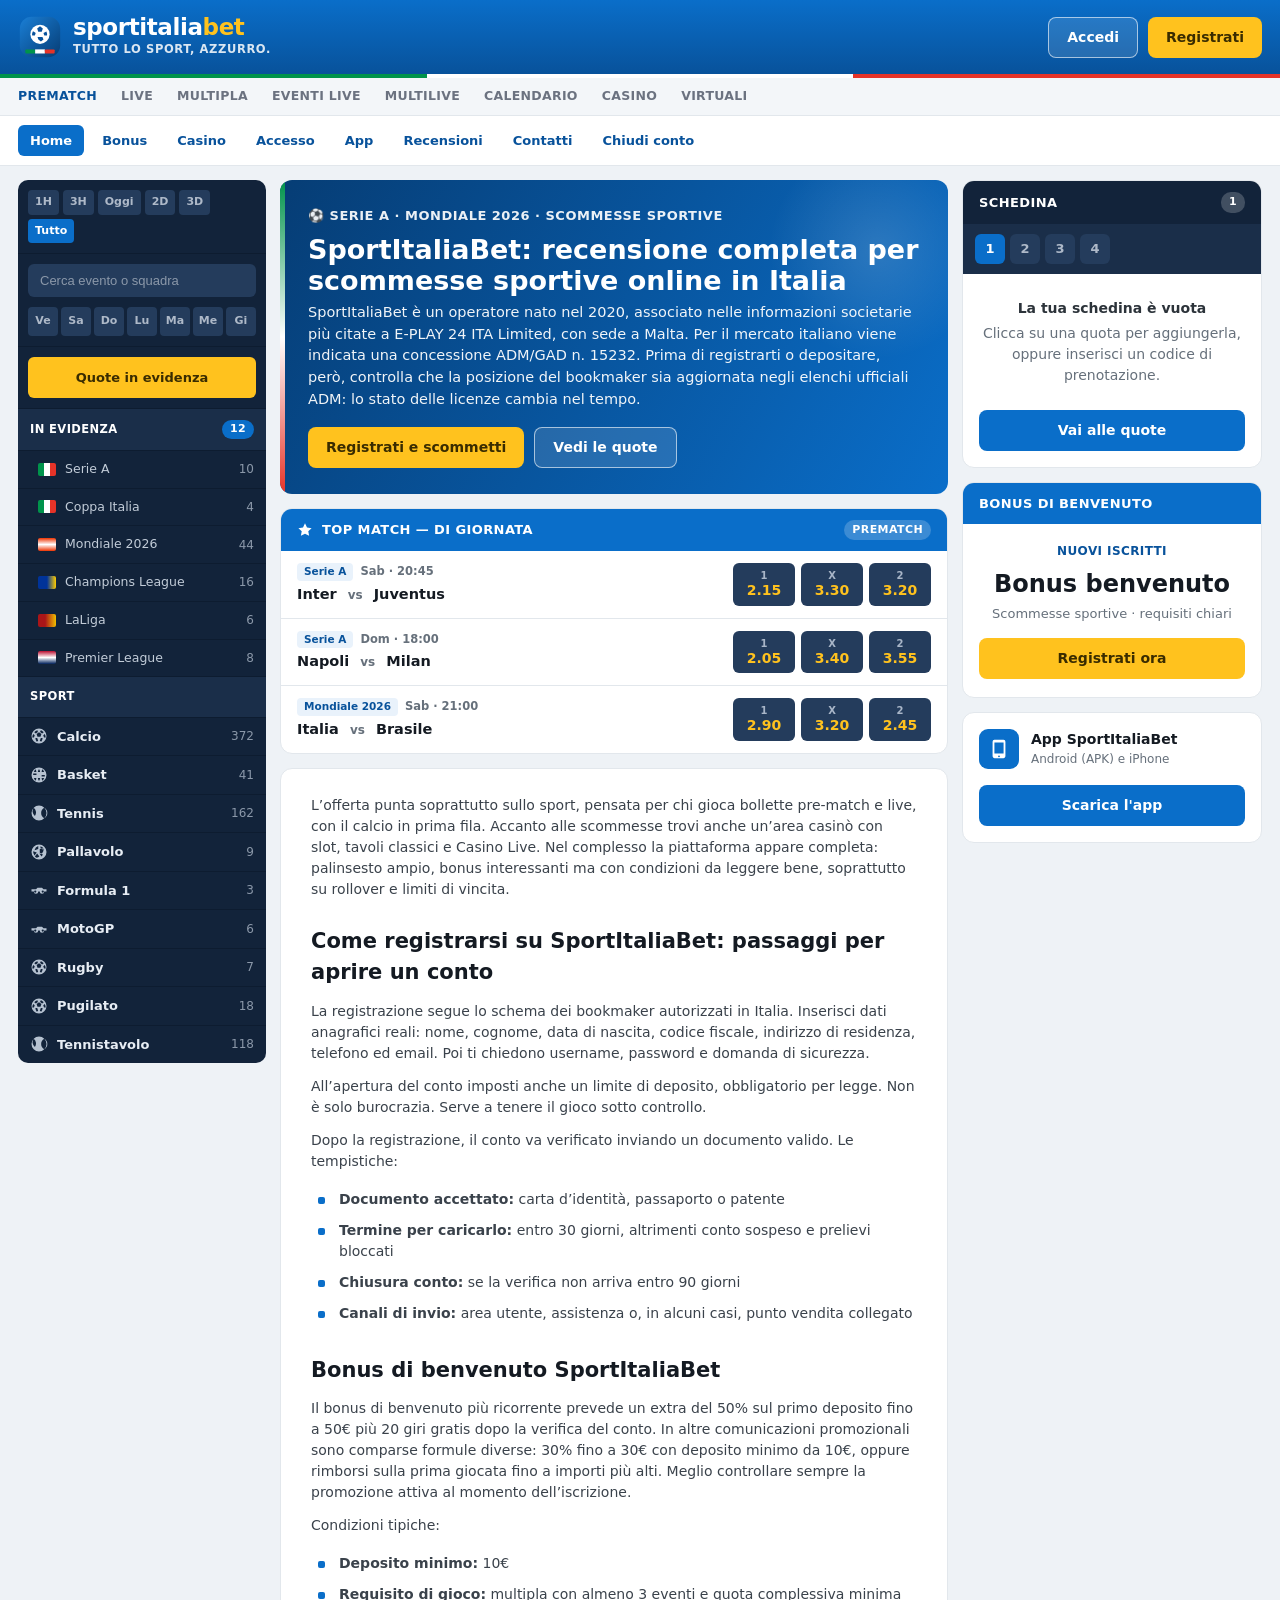
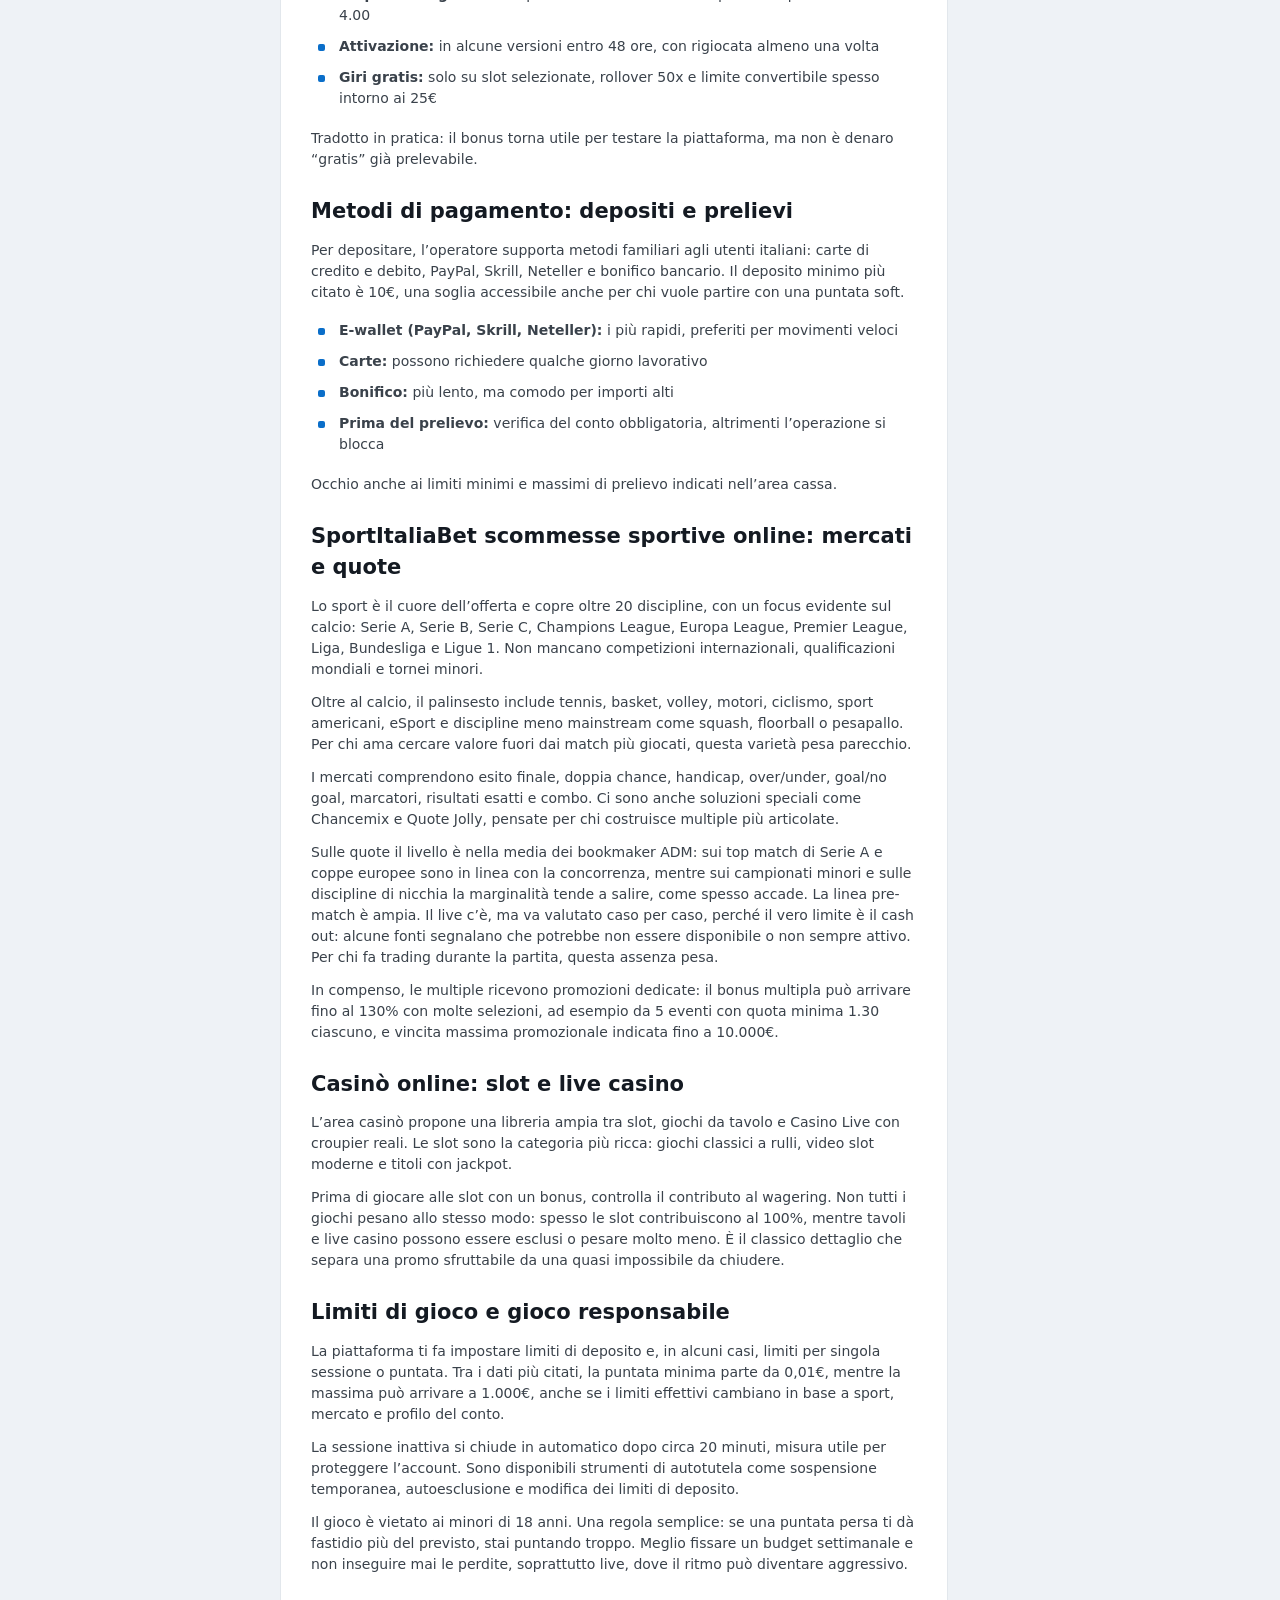
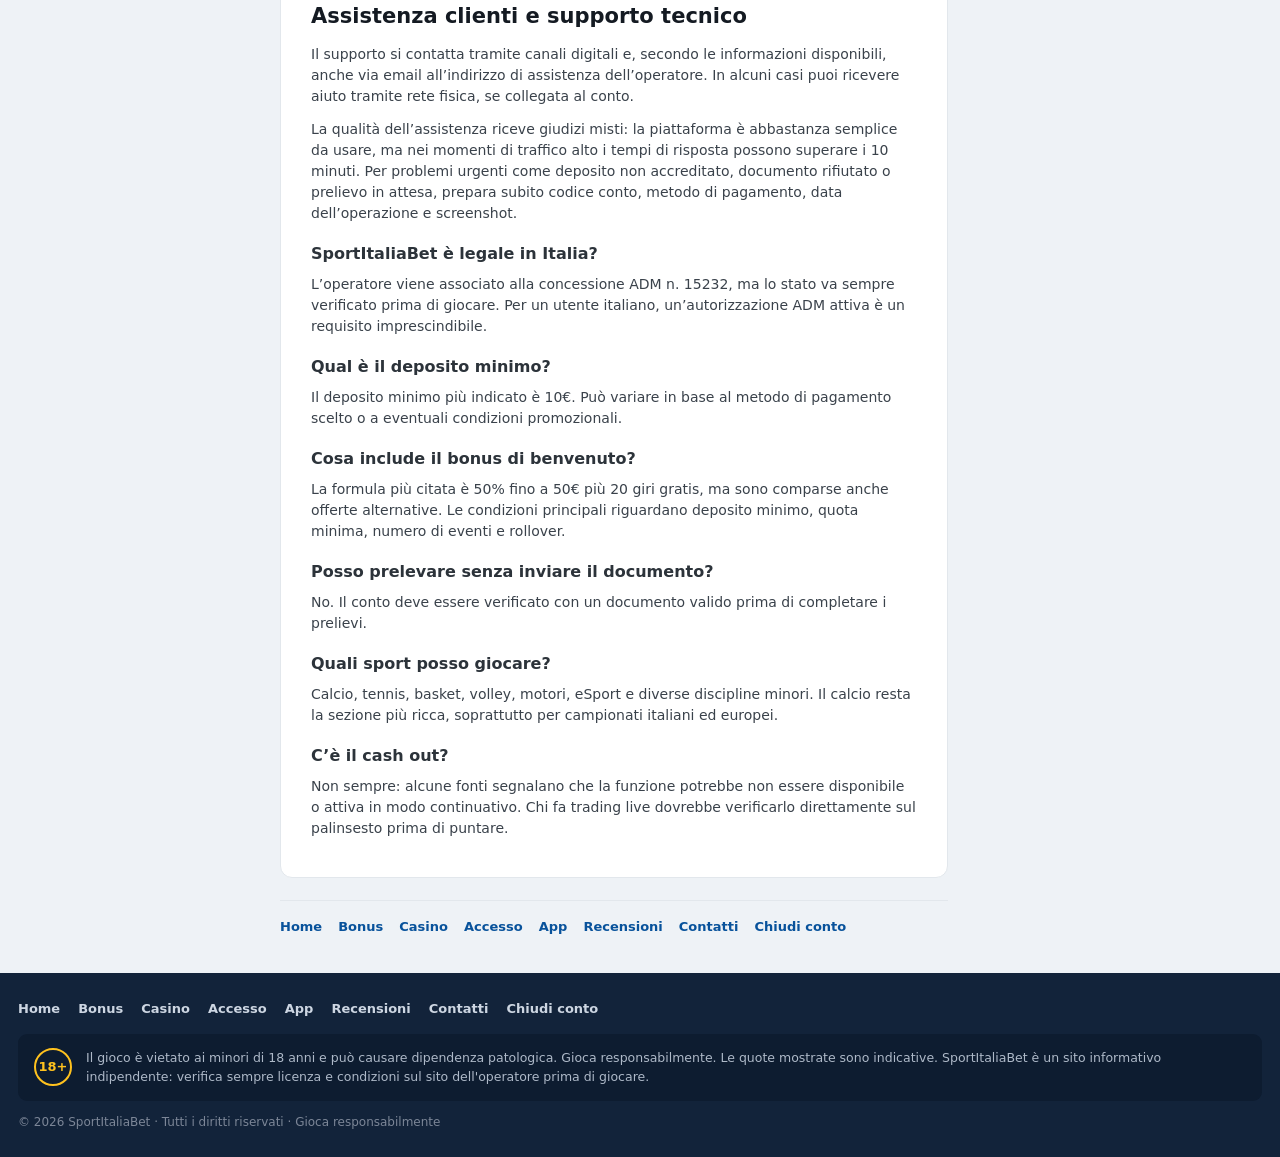
<file: index.html>
<!DOCTYPE html>
<html lang="it">
<head>
<meta charset="UTF-8">
<meta name="viewport" content="width=device-width, initial-scale=1">
<title>SportItaliaBet Recensione: Bonus, Quote e Pagamenti</title>
<meta name="description" content="Recensione SportItaliaBet: bonus benvenuto, scommesse sportive, casinò, pagamenti, licenza ADM, quote, prelievi e gioco responsabile.">
<link rel="canonical" href="https://sport-italia-bet.it.com/">
<link rel="alternate" hreflang="it-it" href="https://sport-italia-bet.it.com/">
<link rel="alternate" hreflang="x-default" href="https://sport-italia-bet.it.com/">
<link rel="icon" href="/favicon.svg" type="image/svg+xml">
<link rel="stylesheet" href="/assets/style.css">
<script type="application/ld+json">{"@context": "https://schema.org", "@type": "Organization", "name": "SportItaliaBet", "url": "https://sport-italia-bet.it.com/"}</script>
<script type="application/ld+json">{"@context": "https://schema.org", "@type": "WebSite", "name": "SportItaliaBet", "url": "https://sport-italia-bet.it.com/"}</script>
<script type="application/ld+json">{"@context": "https://schema.org", "@type": "BreadcrumbList", "itemListElement": [{"@type": "ListItem", "position": 1, "name": "Home", "item": "https://sport-italia-bet.it.com/"}]}</script>
</head>
<body>
<svg width="0" height="0" style="position:absolute" aria-hidden="true"><defs>
<symbol id="i-ball" viewBox="0 0 24 24"><path fill="currentColor" d="M12 2a10 10 0 100 20 10 10 0 000-20m0 2a8 8 0 016.3 3.1l-2.1 1.5-2.7-2 .6-2.4q-1-.2-2.1-.2m-2.1.2.6 2.4-2.7 2-2.1-1.5A8 8 0 019.9 4.2M4.3 9.4l2 1.5-1 3-2.2.1A8 8 0 014.3 9.4M12 7l3.2 2.3-1.2 3.7H10l-1.2-3.7zm7.7 2.4a8 8 0 011.2 4.6l-2.2-.1-1-3zM7.2 14.6l2.4 0 1.3 3.6-1.8 1.4a8 8 0 01-1.9-5m9.6 0a8 8 0 01-1.9 5l-1.8-1.4 1.3-3.6z"></path></symbol>
<symbol id="i-tennis" viewBox="0 0 24 24"><path fill="currentColor" d="M12 2a10 10 0 100 20 10 10 0 000-20M5 5a8 8 0 011.5 11A8 8 0 015 5m14 0a8 8 0 010 14 8 8 0 010-14"></path></symbol>
<symbol id="i-basket" viewBox="0 0 24 24"><path fill="currentColor" d="M12 2a10 10 0 100 20 10 10 0 000-20m6.9 6h-3.4q.3-2 .9-3.7A8 8 0 0118.9 8M12 4q1.3 2 1.5 4h-3Q10.7 6 12 4M7.6 4.3Q8.2 6 8.5 8H5.1a8 8 0 012.5-3.7M4.3 10h4.3q.1 1 0 2H4.3a8 8 0 010-2m.8 6h3.4q-.3 2-.9 3.7A8 8 0 015.1 16M12 20q-1.3-2-1.5-4h3Q13.3 18 12 20m4.4-.3q-.6-1.7-.9-3.7h3.4a8 8 0 01-2.5 3.7m-.9-5.7q.1-1 0-2h4.2a8 8 0 010 2z"></path></symbol>
<symbol id="i-volley" viewBox="0 0 24 24"><path fill="currentColor" d="M12 2a10 10 0 100 20 10 10 0 000-20m7 7-5-1.5V4.2A8 8 0 0119 9M11 4v4l-5 1.5A8 8 0 0111 4M4.2 11 9 12.5l-3 4A8 8 0 014.2 11M9 19.8A8 8 0 016.5 18l3-4 3 4A8 8 0 019 19.8m6.5-1.8L12.5 14l4.5 1A8 8 0 0115.5 18m.5-4-3-1V8l5-1a8 8 0 01-2 7"></path></symbol>
<symbol id="i-f1" viewBox="0 0 24 24"><path fill="currentColor" d="M2 11h6l2-2h6l2 2h4v3h-3a3 3 0 01-6 0H11a3 3 0 01-6 0H2zm5 1.5A1.5 1.5 0 108.5 14 1.5 1.5 0 007 12.5m10 0A1.5 1.5 0 1018.5 14 1.5 1.5 0 0017 12.5"></path></symbol>
<symbol id="i-star" viewBox="0 0 24 24"><path fill="currentColor" d="m12 2 3 6.3 6.9.9-5 4.8 1.3 6.8L12 17.6 5.8 20.8 7.1 14l-5-4.8 6.9-.9z"></path></symbol>
<symbol id="i-phone" viewBox="0 0 24 24"><path fill="currentColor" d="M7 2h10a2 2 0 012 2v16a2 2 0 01-2 2H7a2 2 0 01-2-2V4a2 2 0 012-2m5 17a1 1 0 100 2 1 1 0 000-2M7 5v12h10V5z"></path></symbol>
</defs></svg>
<header>
  <a class="logo" href="/" aria-label="SportItaliaBet">
    <svg viewBox="0 0 48 48" role="img"><defs><linearGradient id="lg" x1="0" y1="0" x2="1" y2="1"><stop offset="0" stop-color="#1a7fd6"></stop><stop offset="1" stop-color="#063d75"></stop></linearGradient></defs><rect x="2" y="2" width="44" height="44" rx="13" fill="url(#lg)"></rect><circle cx="24" cy="21" r="10.5" fill="#fff"></circle><path fill="#08529b" d="M24 12.4l3.1 2.3-1.2 3.6h-3.8l-1.2-3.6zM17 17.9l2.3 1.7-.9 2.7-2.9.1a8 8 0 01.6-4.5zm14 0a8 8 0 01.6 4.5l-2.9-.1-.9-2.7zm-9.7 6.2h5.4l1.1 2.6-2.8 2.2-2.8-2.2z"></path><g><rect x="8" y="37.5" width="10.7" height="4.5" rx="1" fill="#00934b"></rect><rect x="18.7" y="37.5" width="10.6" height="4.5" fill="#fff"></rect><rect x="29.3" y="37.5" width="10.7" height="4.5" rx="1" fill="#e63328"></rect></g></svg>
    <div><div class="name">sportitalia<b>bet</b></div><div class="tag">tutto lo sport, azzurro.</div></div>
  </a>
  <div class="head-right">
    <a class="btn btn-ghost" data-aff href="https://api.sport-italia-bet.it.com/login">Accedi</a>
    <a class="btn btn-gold" data-aff href="https://api.sport-italia-bet.it.com/login">Registrati</a>
  </div>
</header>
<div class="tricolore"><i></i><i></i><i></i></div>
<nav class="nav2">
  <a class="on" data-aff href="https://api.sport-italia-bet.it.com/login">Prematch</a>
  <a data-aff href="https://api.sport-italia-bet.it.com/login">Live</a>
  <a data-aff href="https://api.sport-italia-bet.it.com/login">Multipla</a>
  <a data-aff href="https://api.sport-italia-bet.it.com/login">Eventi Live</a>
  <a data-aff href="https://api.sport-italia-bet.it.com/login">Multilive</a>
  <a data-aff href="https://api.sport-italia-bet.it.com/login">Calendario</a>
  <a data-aff href="https://api.sport-italia-bet.it.com/login">Casino</a>
  <a data-aff href="https://api.sport-italia-bet.it.com/login">Virtuali</a>
</nav>
<nav class="navsite">
<a href="/" class="on">Home</a><a href="/bonus/">Bonus</a><a href="/casino/">Casino</a><a href="/accesso/">Accesso</a><a href="/app/">App</a><a href="/recensioni/">Recensioni</a><a href="/contatti/">Contatti</a><a href="/chiudi-conto/">Chiudi conto</a>
</nav>

<div class="layout wrap">

  <aside class="side">
    <div class="filt"><span>1H</span><span>3H</span><span>Oggi</span><span>2D</span><span>3D</span><span class="on">Tutto</span></div>
    <div class="search"><input type="search" placeholder="Cerca evento o squadra" aria-label="Ricerca"></div>
    <div class="days"><a data-aff href="https://api.sport-italia-bet.it.com/login">Ve</a><a data-aff href="https://api.sport-italia-bet.it.com/login">Sa</a><a data-aff href="https://api.sport-italia-bet.it.com/login">Do</a><a data-aff href="https://api.sport-italia-bet.it.com/login">Lu</a><a data-aff href="https://api.sport-italia-bet.it.com/login">Ma</a><a data-aff href="https://api.sport-italia-bet.it.com/login">Me</a><a data-aff href="https://api.sport-italia-bet.it.com/login">Gi</a></div>
    <div class="qf" data-aff onclick="">Quote in evidenza</div>
    <div class="side-h">In evidenza <span class="c">12</span></div>
    <a class="srow sub" data-aff href="https://api.sport-italia-bet.it.com/login"><span class="flag" style="background:linear-gradient(90deg,var(--it-g) 33%,#fff 33% 66%,var(--it-r) 66%)"></span><span class="nm">Serie A</span><span class="c">10</span></a>
    <a class="srow sub" data-aff href="https://api.sport-italia-bet.it.com/login"><span class="flag" style="background:linear-gradient(90deg,var(--it-g) 33%,#fff 33% 66%,var(--it-r) 66%)"></span><span class="nm">Coppa Italia</span><span class="c">4</span></a>
    <a class="srow sub" data-aff href="https://api.sport-italia-bet.it.com/login"><span class="flag" style="background:linear-gradient(#e30,#fff,#e30)"></span><span class="nm">Mondiale 2026</span><span class="c">44</span></a>
    <a class="srow sub" data-aff href="https://api.sport-italia-bet.it.com/login"><span class="flag" style="background:linear-gradient(90deg,#003399 50%,#ffcc00)"></span><span class="nm">Champions League</span><span class="c">16</span></a>
    <a class="srow sub" data-aff href="https://api.sport-italia-bet.it.com/login"><span class="flag" style="background:linear-gradient(90deg,#aa1518 40%,#f1bf00)"></span><span class="nm">LaLiga</span><span class="c">6</span></a>
    <a class="srow sub" data-aff href="https://api.sport-italia-bet.it.com/login"><span class="flag" style="background:linear-gradient(#ba0c2f,#fff,#00205b)"></span><span class="nm">Premier League</span><span class="c">8</span></a>
    <div class="side-h">Sport</div>
    <a class="srow" data-aff href="https://api.sport-italia-bet.it.com/login"><svg class="ico"><use href="#i-ball"></use></svg><span class="nm">Calcio</span><span class="c">372</span></a>
    <a class="srow" data-aff href="https://api.sport-italia-bet.it.com/login"><svg class="ico"><use href="#i-basket"></use></svg><span class="nm">Basket</span><span class="c">41</span></a>
    <a class="srow" data-aff href="https://api.sport-italia-bet.it.com/login"><svg class="ico"><use href="#i-tennis"></use></svg><span class="nm">Tennis</span><span class="c">162</span></a>
    <a class="srow" data-aff href="https://api.sport-italia-bet.it.com/login"><svg class="ico"><use href="#i-volley"></use></svg><span class="nm">Pallavolo</span><span class="c">9</span></a>
    <a class="srow" data-aff href="https://api.sport-italia-bet.it.com/login"><svg class="ico"><use href="#i-f1"></use></svg><span class="nm">Formula 1</span><span class="c">3</span></a>
    <a class="srow" data-aff href="https://api.sport-italia-bet.it.com/login"><svg class="ico"><use href="#i-f1"></use></svg><span class="nm">MotoGP</span><span class="c">6</span></a>
    <a class="srow" data-aff href="https://api.sport-italia-bet.it.com/login"><svg class="ico"><use href="#i-ball"></use></svg><span class="nm">Rugby</span><span class="c">7</span></a>
    <a class="srow" data-aff href="https://api.sport-italia-bet.it.com/login"><svg class="ico"><use href="#i-ball"></use></svg><span class="nm">Pugilato</span><span class="c">18</span></a>
    <a class="srow" data-aff href="https://api.sport-italia-bet.it.com/login"><svg class="ico"><use href="#i-tennis"></use></svg><span class="nm">Tennistavolo</span><span class="c">118</span></a>
  </aside>

  <main class="main">
    <section class="hero">
      <div class="kick">⚽ Serie A · Mondiale 2026 · Scommesse sportive</div>
      <h1>SportItaliaBet: recensione completa per scommesse sportive online in Italia</h1>
      <p>SportItaliaBet è un operatore nato nel 2020, associato nelle informazioni societarie più citate a E-PLAY 24 ITA Limited, con sede a Malta. Per il mercato italiano viene indicata una concessione ADM/GAD n. 15232. Prima di registrarti o depositare, però, controlla che la posizione del bookmaker sia aggiornata negli elenchi ufficiali ADM: lo stato delle licenze cambia nel tempo.</p>
      <div class="cta">
        <a class="btn btn-gold" data-aff href="https://api.sport-italia-bet.it.com/login">Registrati e scommetti</a>
        <a class="btn btn-ghost" data-aff href="https://api.sport-italia-bet.it.com/login">Vedi le quote</a>
      </div>
    </section>

    <section class="card">
      <div class="card-h"><svg style="width:16px;height:16px"><use href="#i-star"></use></svg> Top Match — di giornata <span class="live">Prematch</span></div>
      <div class="match"><div><div class="when"><span class="lg">Serie A</span> Sab · 20:45</div><div class="teams">Inter <span class="vs">vs</span> Juventus</div></div><div class="odds"><a class="odd" data-aff href="https://api.sport-italia-bet.it.com/login"><span class="k">1</span><span class="v">2.15</span></a><a class="odd" data-aff href="https://api.sport-italia-bet.it.com/login"><span class="k">X</span><span class="v">3.30</span></a><a class="odd" data-aff href="https://api.sport-italia-bet.it.com/login"><span class="k">2</span><span class="v">3.20</span></a></div></div>
      <div class="match"><div><div class="when"><span class="lg">Serie A</span> Dom · 18:00</div><div class="teams">Napoli <span class="vs">vs</span> Milan</div></div><div class="odds"><a class="odd" data-aff href="https://api.sport-italia-bet.it.com/login"><span class="k">1</span><span class="v">2.05</span></a><a class="odd" data-aff href="https://api.sport-italia-bet.it.com/login"><span class="k">X</span><span class="v">3.40</span></a><a class="odd" data-aff href="https://api.sport-italia-bet.it.com/login"><span class="k">2</span><span class="v">3.55</span></a></div></div>
      <div class="match"><div><div class="when"><span class="lg">Mondiale 2026</span> Sab · 21:00</div><div class="teams">Italia <span class="vs">vs</span> Brasile</div></div><div class="odds"><a class="odd" data-aff href="https://api.sport-italia-bet.it.com/login"><span class="k">1</span><span class="v">2.90</span></a><a class="odd" data-aff href="https://api.sport-italia-bet.it.com/login"><span class="k">X</span><span class="v">3.20</span></a><a class="odd" data-aff href="https://api.sport-italia-bet.it.com/login"><span class="k">2</span><span class="v">2.45</span></a></div></div>
    </section>

    <article class="seo">
<p>L’offerta punta soprattutto sullo sport, pensata per chi gioca bollette pre-match e live, con il calcio in prima fila. Accanto alle scommesse trovi anche un’area casinò con slot, tavoli classici e Casino Live. Nel complesso la piattaforma appare completa: palinsesto ampio, bonus interessanti ma con condizioni da leggere bene, soprattutto su rollover e limiti di vincita.</p>
<h2>Come registrarsi su SportItaliaBet: passaggi per aprire un conto</h2>
<p>La registrazione segue lo schema dei bookmaker autorizzati in Italia. Inserisci dati anagrafici reali: nome, cognome, data di nascita, codice fiscale, indirizzo di residenza, telefono ed email. Poi ti chiedono username, password e domanda di sicurezza.</p>
<p>All’apertura del conto imposti anche un limite di deposito, obbligatorio per legge. Non è solo burocrazia. Serve a tenere il gioco sotto controllo.</p>
<p>Dopo la registrazione, il conto va verificato inviando un documento valido. Le tempistiche:</p>
<ul><li><b>Documento accettato:</b> carta d’identità, passaporto o patente</li><li><b>Termine per caricarlo:</b> entro 30 giorni, altrimenti conto sospeso e prelievi bloccati</li><li><b>Chiusura conto:</b> se la verifica non arriva entro 90 giorni</li><li><b>Canali di invio:</b> area utente, assistenza o, in alcuni casi, punto vendita collegato</li></ul>
<h2>Bonus di benvenuto SportItaliaBet</h2>
<p>Il bonus di benvenuto più ricorrente prevede un extra del 50% sul primo deposito fino a 50€ più 20 giri gratis dopo la verifica del conto. In altre comunicazioni promozionali sono comparse formule diverse: 30% fino a 30€ con deposito minimo da 10€, oppure rimborsi sulla prima giocata fino a importi più alti. Meglio controllare sempre la promozione attiva al momento dell’iscrizione.</p>
<p>Condizioni tipiche:</p>
<ul><li><b>Deposito minimo:</b> 10€</li><li><b>Requisito di gioco:</b> multipla con almeno 3 eventi e quota complessiva minima 4.00</li><li><b>Attivazione:</b> in alcune versioni entro 48 ore, con rigiocata almeno una volta</li><li><b>Giri gratis:</b> solo su slot selezionate, rollover 50x e limite convertibile spesso intorno ai 25€</li></ul>
<p>Tradotto in pratica: il bonus torna utile per testare la piattaforma, ma non è denaro “gratis” già prelevabile.</p>
<h2>Metodi di pagamento: depositi e prelievi</h2>
<p>Per depositare, l’operatore supporta metodi familiari agli utenti italiani: carte di credito e debito, PayPal, Skrill, Neteller e bonifico bancario. Il deposito minimo più citato è 10€, una soglia accessibile anche per chi vuole partire con una puntata soft.</p>
<ul><li><b>E-wallet (PayPal, Skrill, Neteller):</b> i più rapidi, preferiti per movimenti veloci</li><li><b>Carte:</b> possono richiedere qualche giorno lavorativo</li><li><b>Bonifico:</b> più lento, ma comodo per importi alti</li><li><b>Prima del prelievo:</b> verifica del conto obbligatoria, altrimenti l’operazione si blocca</li></ul>
<p>Occhio anche ai limiti minimi e massimi di prelievo indicati nell’area cassa.</p>
<h2>SportItaliaBet scommesse sportive online: mercati e quote</h2>
<p>Lo sport è il cuore dell’offerta e copre oltre 20 discipline, con un focus evidente sul calcio: Serie A, Serie B, Serie C, Champions League, Europa League, Premier League, Liga, Bundesliga e Ligue 1. Non mancano competizioni internazionali, qualificazioni mondiali e tornei minori.</p>
<p>Oltre al calcio, il palinsesto include tennis, basket, volley, motori, ciclismo, sport americani, eSport e discipline meno mainstream come squash, floorball o pesapallo. Per chi ama cercare valore fuori dai match più giocati, questa varietà pesa parecchio.</p>
<p>I mercati comprendono esito finale, doppia chance, handicap, over/under, goal/no goal, marcatori, risultati esatti e combo. Ci sono anche soluzioni speciali come Chancemix e Quote Jolly, pensate per chi costruisce multiple più articolate.</p>
<p>Sulle quote il livello è nella media dei bookmaker ADM: sui top match di Serie A e coppe europee sono in linea con la concorrenza, mentre sui campionati minori e sulle discipline di nicchia la marginalità tende a salire, come spesso accade. La linea pre-match è ampia. Il live c’è, ma va valutato caso per caso, perché il vero limite è il cash out: alcune fonti segnalano che potrebbe non essere disponibile o non sempre attivo. Per chi fa trading durante la partita, questa assenza pesa.</p>
<p>In compenso, le multiple ricevono promozioni dedicate: il bonus multipla può arrivare fino al 130% con molte selezioni, ad esempio da 5 eventi con quota minima 1.30 ciascuno, e vincita massima promozionale indicata fino a 10.000€.</p>
<h2>Casinò online: slot e live casino</h2>
<p>L’area casinò propone una libreria ampia tra slot, giochi da tavolo e Casino Live con croupier reali. Le slot sono la categoria più ricca: giochi classici a rulli, video slot moderne e titoli con jackpot.</p>
<p>Prima di giocare alle slot con un bonus, controlla il contributo al wagering. Non tutti i giochi pesano allo stesso modo: spesso le slot contribuiscono al 100%, mentre tavoli e live casino possono essere esclusi o pesare molto meno. È il classico dettaglio che separa una promo sfruttabile da una quasi impossibile da chiudere.</p>
<h2>Limiti di gioco e gioco responsabile</h2>
<p>La piattaforma ti fa impostare limiti di deposito e, in alcuni casi, limiti per singola sessione o puntata. Tra i dati più citati, la puntata minima parte da 0,01€, mentre la massima può arrivare a 1.000€, anche se i limiti effettivi cambiano in base a sport, mercato e profilo del conto.</p>
<p>La sessione inattiva si chiude in automatico dopo circa 20 minuti, misura utile per proteggere l’account. Sono disponibili strumenti di autotutela come sospensione temporanea, autoesclusione e modifica dei limiti di deposito.</p>
<p>Il gioco è vietato ai minori di 18 anni. Una regola semplice: se una puntata persa ti dà fastidio più del previsto, stai puntando troppo. Meglio fissare un budget settimanale e non inseguire mai le perdite, soprattutto live, dove il ritmo può diventare aggressivo.</p>
<h2>Assistenza clienti e supporto tecnico</h2>
<p>Il supporto si contatta tramite canali digitali e, secondo le informazioni disponibili, anche via email all’indirizzo di assistenza dell’operatore. In alcuni casi puoi ricevere aiuto tramite rete fisica, se collegata al conto.</p>
<p>La qualità dell’assistenza riceve giudizi misti: la piattaforma è abbastanza semplice da usare, ma nei momenti di traffico alto i tempi di risposta possono superare i 10 minuti. Per problemi urgenti come deposito non accreditato, documento rifiutato o prelievo in attesa, prepara subito codice conto, metodo di pagamento, data dell’operazione e screenshot.</p>
<h3>SportItaliaBet è legale in Italia?</h3>
<p>L’operatore viene associato alla concessione ADM n. 15232, ma lo stato va sempre verificato prima di giocare. Per un utente italiano, un’autorizzazione ADM attiva è un requisito imprescindibile.</p>
<h3>Qual è il deposito minimo?</h3>
<p>Il deposito minimo più indicato è 10€. Può variare in base al metodo di pagamento scelto o a eventuali condizioni promozionali.</p>
<h3>Cosa include il bonus di benvenuto?</h3>
<p>La formula più citata è 50% fino a 50€ più 20 giri gratis, ma sono comparse anche offerte alternative. Le condizioni principali riguardano deposito minimo, quota minima, numero di eventi e rollover.</p>
<h3>Posso prelevare senza inviare il documento?</h3>
<p>No. Il conto deve essere verificato con un documento valido prima di completare i prelievi.</p>
<h3>Quali sport posso giocare?</h3>
<p>Calcio, tennis, basket, volley, motori, eSport e diverse discipline minori. Il calcio resta la sezione più ricca, soprattutto per campionati italiani ed europei.</p>
<h3>C’è il cash out?</h3>
<p>Non sempre: alcune fonti segnalano che la funzione potrebbe non essere disponibile o attiva in modo continuativo. Chi fa trading live dovrebbe verificarlo direttamente sul palinsesto prima di puntare.</p>
    </article>
    <div class="clusterFoot"><a href="/">Home</a><a href="/bonus/">Bonus</a><a href="/casino/">Casino</a><a href="/accesso/">Accesso</a><a href="/app/">App</a><a href="/recensioni/">Recensioni</a><a href="/contatti/">Contatti</a><a href="/chiudi-conto/">Chiudi conto</a></div>
  </main>

  <aside class="rcol">
    <div class="rcard schedina">
      <div class="card-h">Schedina <span class="live">1</span></div>
      <div class="sched-tabs"><span class="on">1</span><span>2</span><span>3</span><span>4</span></div>
      <div class="sched-empty"><div class="big">La tua schedina è vuota</div>Clicca su una quota per aggiungerla, oppure inserisci un codice di prenotazione.</div>
      <div style="padding:0 16px 16px"><a class="btn btn-blue" style="width:100%" data-aff href="https://api.sport-italia-bet.it.com/login">Vai alle quote</a></div>
    </div>
    <div class="rcard">
      <div class="card-h">Bonus di benvenuto</div>
      <div class="promo">
        <div class="lab">Nuovi iscritti</div>
        <div class="amt">Bonus benvenuto</div>
        <div class="sub">Scommesse sportive · requisiti chiari</div>
        <a class="btn btn-gold" style="width:100%" data-aff href="https://api.sport-italia-bet.it.com/login">Registrati ora</a>
      </div>
    </div>
    <div class="rcard">
      <div class="appbox">
        <div class="ic"><svg style="width:22px;height:22px"><use href="#i-phone"></use></svg></div>
        <div><div class="t">App SportItaliaBet</div><div class="s">Android (APK) e iPhone</div></div>
      </div>
      <div style="padding:0 16px 16px"><a class="btn btn-blue" style="width:100%" data-aff href="https://api.sport-italia-bet.it.com/login">Scarica l'app</a></div>
    </div>
  </aside>

</div>
<footer>
  <div class="foot-in">
    <div class="foot-nav">
      <a href="/">Home</a>
      <a href="/bonus/">Bonus</a>
      <a href="/casino/">Casino</a>
      <a href="/accesso/">Accesso</a>
      <a href="/app/">App</a>
      <a href="/recensioni/">Recensioni</a>
      <a href="/contatti/">Contatti</a>
      <a href="/chiudi-conto/">Chiudi conto</a>
    </div>
    <div class="foot-comp">
      <span class="age">18+</span>
      <span>Il gioco è vietato ai minori di 18 anni e può causare dipendenza patologica. Gioca responsabilmente. Le quote mostrate sono indicative. SportItaliaBet è un sito informativo indipendente: verifica sempre licenza e condizioni sul sito dell'operatore prima di giocare.</span>
    </div>
    <div class="foot-low">© 2026 SportItaliaBet · Tutti i diritti riservati · Gioca responsabilmente</div>
  </div>
</footer>
<script>
// ⚠ Link affiliato SportItaliaBet — INSERISCI QUI il link reale (ora segnaposto "#", link disattivati).
document.addEventListener('DOMContentLoaded',function(){
  var AFF="#"; // <-- metti qui l'URL affiliato; tutti i CTA si aggiornano da soli
  document.querySelectorAll('[data-aff]').forEach(function(a){
    if(AFF!=="#"){a.setAttribute('href',AFF);a.setAttribute('target','_blank');a.setAttribute('rel','sponsored nofollow noopener');}
  });
});
</script>
</body>
</html>
</file>
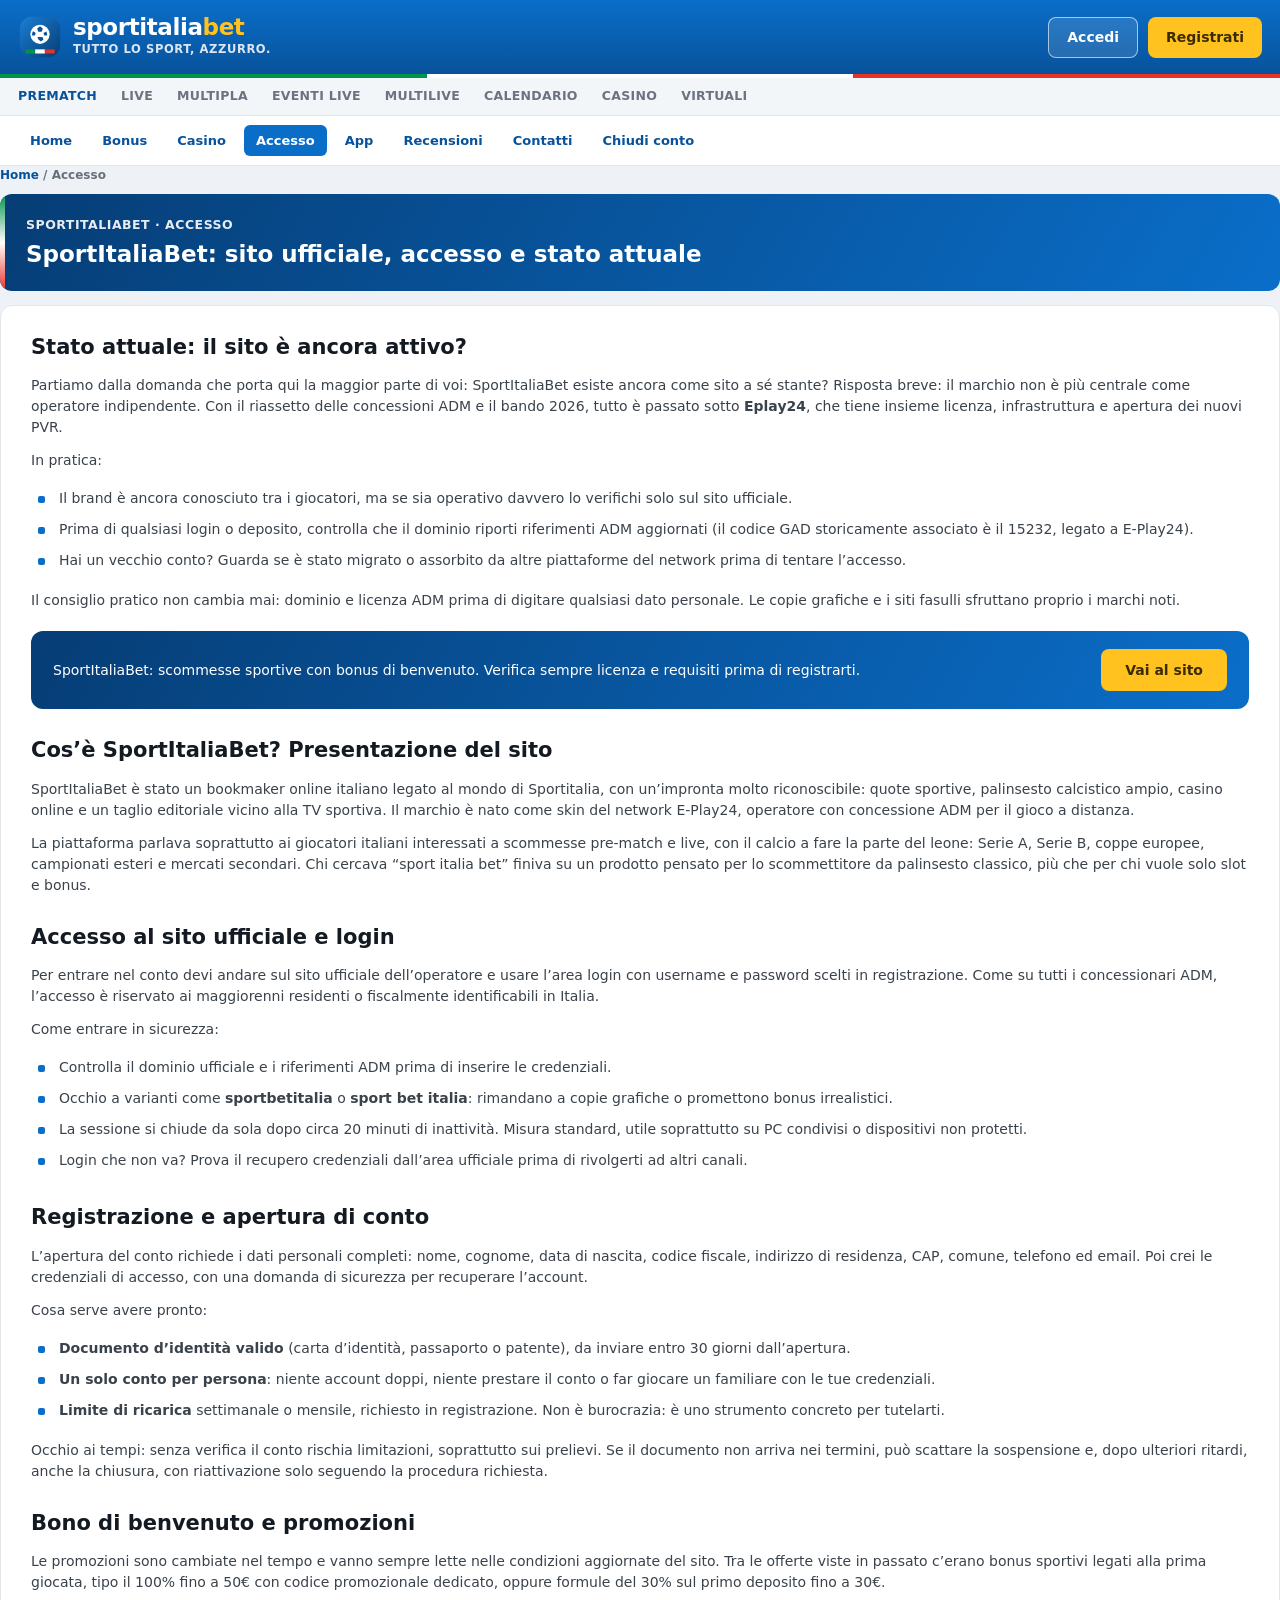
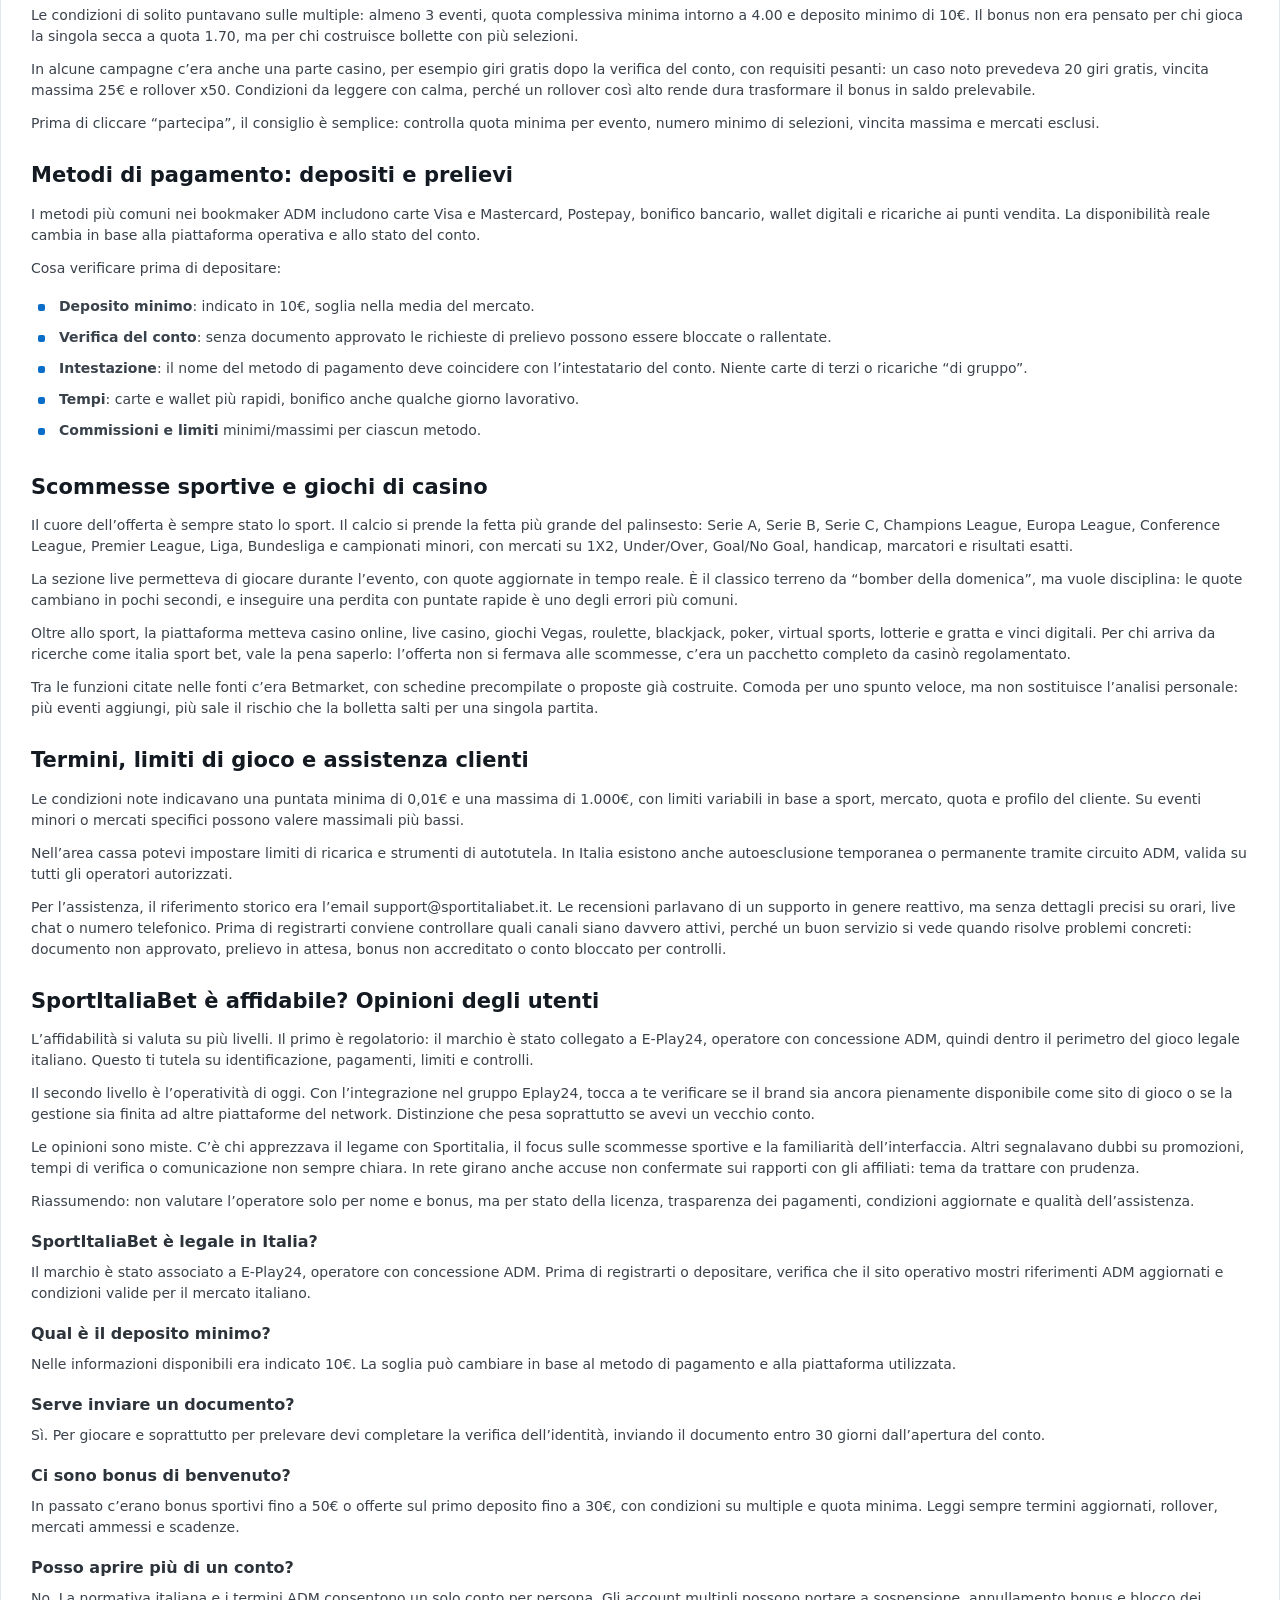
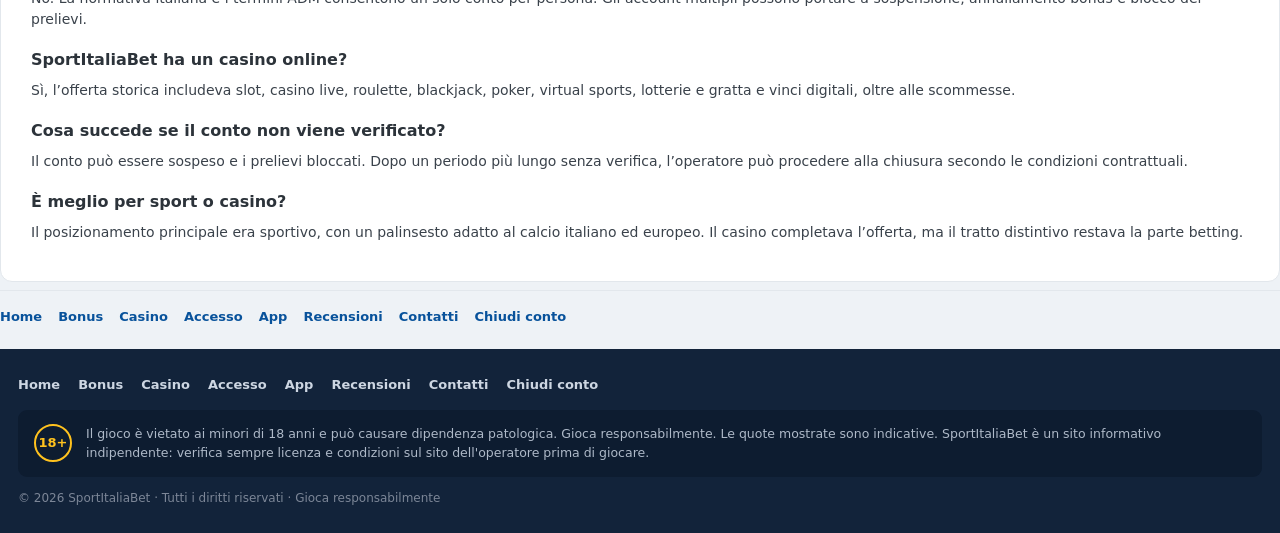
<file: accesso/index.html>
<!DOCTYPE html>
<html lang="it">
<head>
<meta charset="UTF-8">
<meta name="viewport" content="width=device-width, initial-scale=1">
<title>SportItaliaBet: sito ufficiale, login e stato attuale</title>
<meta name="description" content="Guida aggiornata a SportItaliaBet: verifica sito ufficiale, licenza ADM, login, registrazione, bonus, pagamenti e integrazione con Eplay24.">
<link rel="canonical" href="https://sport-italia-bet.it.com/accesso/">
<link rel="alternate" hreflang="it-it" href="https://sport-italia-bet.it.com/accesso/">
<link rel="alternate" hreflang="x-default" href="https://sport-italia-bet.it.com/">
<link rel="icon" href="/favicon.svg" type="image/svg+xml">
<link rel="stylesheet" href="/assets/style.css">
<script type="application/ld+json">{"@context": "https://schema.org", "@type": "BreadcrumbList", "itemListElement": [{"@type": "ListItem", "position": 1, "name": "Home", "item": "https://sport-italia-bet.it.com/"}, {"@type": "ListItem", "position": 2, "name": "SportItaliaBet: sito ufficiale, accesso e stato attuale", "item": "https://sport-italia-bet.it.com/accesso/"}]}</script>
</head>
<body>
<svg width="0" height="0" style="position:absolute" aria-hidden="true"><defs>
<symbol id="i-ball" viewBox="0 0 24 24"><path fill="currentColor" d="M12 2a10 10 0 100 20 10 10 0 000-20m0 2a8 8 0 016.3 3.1l-2.1 1.5-2.7-2 .6-2.4q-1-.2-2.1-.2m-2.1.2.6 2.4-2.7 2-2.1-1.5A8 8 0 019.9 4.2M4.3 9.4l2 1.5-1 3-2.2.1A8 8 0 014.3 9.4M12 7l3.2 2.3-1.2 3.7H10l-1.2-3.7zm7.7 2.4a8 8 0 011.2 4.6l-2.2-.1-1-3zM7.2 14.6l2.4 0 1.3 3.6-1.8 1.4a8 8 0 01-1.9-5m9.6 0a8 8 0 01-1.9 5l-1.8-1.4 1.3-3.6z"></path></symbol>
<symbol id="i-tennis" viewBox="0 0 24 24"><path fill="currentColor" d="M12 2a10 10 0 100 20 10 10 0 000-20M5 5a8 8 0 011.5 11A8 8 0 015 5m14 0a8 8 0 010 14 8 8 0 010-14"></path></symbol>
<symbol id="i-basket" viewBox="0 0 24 24"><path fill="currentColor" d="M12 2a10 10 0 100 20 10 10 0 000-20m6.9 6h-3.4q.3-2 .9-3.7A8 8 0 0118.9 8M12 4q1.3 2 1.5 4h-3Q10.7 6 12 4M7.6 4.3Q8.2 6 8.5 8H5.1a8 8 0 012.5-3.7M4.3 10h4.3q.1 1 0 2H4.3a8 8 0 010-2m.8 6h3.4q-.3 2-.9 3.7A8 8 0 015.1 16M12 20q-1.3-2-1.5-4h3Q13.3 18 12 20m4.4-.3q-.6-1.7-.9-3.7h3.4a8 8 0 01-2.5 3.7m-.9-5.7q.1-1 0-2h4.2a8 8 0 010 2z"></path></symbol>
<symbol id="i-volley" viewBox="0 0 24 24"><path fill="currentColor" d="M12 2a10 10 0 100 20 10 10 0 000-20m7 7-5-1.5V4.2A8 8 0 0119 9M11 4v4l-5 1.5A8 8 0 0111 4M4.2 11 9 12.5l-3 4A8 8 0 014.2 11M9 19.8A8 8 0 016.5 18l3-4 3 4A8 8 0 019 19.8m6.5-1.8L12.5 14l4.5 1A8 8 0 0115.5 18m.5-4-3-1V8l5-1a8 8 0 01-2 7"></path></symbol>
<symbol id="i-f1" viewBox="0 0 24 24"><path fill="currentColor" d="M2 11h6l2-2h6l2 2h4v3h-3a3 3 0 01-6 0H11a3 3 0 01-6 0H2zm5 1.5A1.5 1.5 0 108.5 14 1.5 1.5 0 007 12.5m10 0A1.5 1.5 0 1018.5 14 1.5 1.5 0 0017 12.5"></path></symbol>
<symbol id="i-star" viewBox="0 0 24 24"><path fill="currentColor" d="m12 2 3 6.3 6.9.9-5 4.8 1.3 6.8L12 17.6 5.8 20.8 7.1 14l-5-4.8 6.9-.9z"></path></symbol>
<symbol id="i-phone" viewBox="0 0 24 24"><path fill="currentColor" d="M7 2h10a2 2 0 012 2v16a2 2 0 01-2 2H7a2 2 0 01-2-2V4a2 2 0 012-2m5 17a1 1 0 100 2 1 1 0 000-2M7 5v12h10V5z"></path></symbol>
</defs></svg>
<header>
  <a class="logo" href="/" aria-label="SportItaliaBet">
    <svg viewBox="0 0 48 48" role="img"><defs><linearGradient id="lg" x1="0" y1="0" x2="1" y2="1"><stop offset="0" stop-color="#1a7fd6"></stop><stop offset="1" stop-color="#063d75"></stop></linearGradient></defs><rect x="2" y="2" width="44" height="44" rx="13" fill="url(#lg)"></rect><circle cx="24" cy="21" r="10.5" fill="#fff"></circle><path fill="#08529b" d="M24 12.4l3.1 2.3-1.2 3.6h-3.8l-1.2-3.6zM17 17.9l2.3 1.7-.9 2.7-2.9.1a8 8 0 01.6-4.5zm14 0a8 8 0 01.6 4.5l-2.9-.1-.9-2.7zm-9.7 6.2h5.4l1.1 2.6-2.8 2.2-2.8-2.2z"></path><g><rect x="8" y="37.5" width="10.7" height="4.5" rx="1" fill="#00934b"></rect><rect x="18.7" y="37.5" width="10.6" height="4.5" fill="#fff"></rect><rect x="29.3" y="37.5" width="10.7" height="4.5" rx="1" fill="#e63328"></rect></g></svg>
    <div><div class="name">sportitalia<b>bet</b></div><div class="tag">tutto lo sport, azzurro.</div></div>
  </a>
  <div class="head-right">
    <a class="btn btn-ghost" data-aff href="https://api.sport-italia-bet.it.com/login">Accedi</a>
    <a class="btn btn-gold" data-aff href="https://api.sport-italia-bet.it.com/login">Registrati</a>
  </div>
</header>
<div class="tricolore"><i></i><i></i><i></i></div>
<nav class="nav2">
  <a class="on" data-aff href="https://api.sport-italia-bet.it.com/login">Prematch</a>
  <a data-aff href="https://api.sport-italia-bet.it.com/login">Live</a>
  <a data-aff href="https://api.sport-italia-bet.it.com/login">Multipla</a>
  <a data-aff href="https://api.sport-italia-bet.it.com/login">Eventi Live</a>
  <a data-aff href="https://api.sport-italia-bet.it.com/login">Multilive</a>
  <a data-aff href="https://api.sport-italia-bet.it.com/login">Calendario</a>
  <a data-aff href="https://api.sport-italia-bet.it.com/login">Casino</a>
  <a data-aff href="https://api.sport-italia-bet.it.com/login">Virtuali</a>
</nav>
<nav class="navsite">
<a href="/">Home</a><a href="/bonus/">Bonus</a><a href="/casino/">Casino</a><a href="/accesso/" class="on">Accesso</a><a href="/app/">App</a><a href="/recensioni/">Recensioni</a><a href="/contatti/">Contatti</a><a href="/chiudi-conto/">Chiudi conto</a>
</nav>
<div class="wrap">
  <div class="crumb"><a href="/">Home</a> / <b>Accesso</b></div>
  <div class="phero"><div class="kick">SportItaliaBet · Accesso</div><h1>SportItaliaBet: sito ufficiale, accesso e stato attuale</h1></div>
  <article class="seo">
<h2>Stato attuale: il sito è ancora attivo?</h2>
<p>Partiamo dalla domanda che porta qui la maggior parte di voi: SportItaliaBet esiste ancora come sito a sé stante? Risposta breve: il marchio non è più centrale come operatore indipendente. Con il riassetto delle concessioni ADM e il bando 2026, tutto è passato sotto <b>Eplay24</b>, che tiene insieme licenza, infrastruttura e apertura dei nuovi PVR.</p>
<p>In pratica:</p>
<ul><li>Il brand è ancora conosciuto tra i giocatori, ma se sia operativo davvero lo verifichi solo sul sito ufficiale.</li><li>Prima di qualsiasi login o deposito, controlla che il dominio riporti riferimenti ADM aggiornati (il codice GAD storicamente associato è il 15232, legato a E-Play24).</li><li>Hai un vecchio conto? Guarda se è stato migrato o assorbito da altre piattaforme del network prima di tentare l’accesso.</li></ul>
<p>Il consiglio pratico non cambia mai: dominio e licenza ADM prima di digitare qualsiasi dato personale. Le copie grafiche e i siti fasulli sfruttano proprio i marchi noti.</p>
<div class="ctabox"><div>SportItaliaBet: scommesse sportive con bonus di benvenuto. Verifica sempre licenza e requisiti prima di registrarti.</div><a class="btn btn-gold" data-aff href="https://api.sport-italia-bet.it.com/login">Vai al sito</a></div><h2>Cos’è SportItaliaBet? Presentazione del sito</h2>
<p>SportItaliaBet è stato un bookmaker online italiano legato al mondo di Sportitalia, con un’impronta molto riconoscibile: quote sportive, palinsesto calcistico ampio, casino online e un taglio editoriale vicino alla TV sportiva. Il marchio è nato come skin del network E-Play24, operatore con concessione ADM per il gioco a distanza.</p>
<p>La piattaforma parlava soprattutto ai giocatori italiani interessati a scommesse pre-match e live, con il calcio a fare la parte del leone: Serie A, Serie B, coppe europee, campionati esteri e mercati secondari. Chi cercava “sport italia bet” finiva su un prodotto pensato per lo scommettitore da palinsesto classico, più che per chi vuole solo slot e bonus.</p>
<h2>Accesso al sito ufficiale e login</h2>
<p>Per entrare nel conto devi andare sul sito ufficiale dell’operatore e usare l’area login con username e password scelti in registrazione. Come su tutti i concessionari ADM, l’accesso è riservato ai maggiorenni residenti o fiscalmente identificabili in Italia.</p>
<p>Come entrare in sicurezza:</p>
<ul><li>Controlla il dominio ufficiale e i riferimenti ADM prima di inserire le credenziali.</li><li>Occhio a varianti come <b>sportbetitalia</b> o <b>sport bet italia</b>: rimandano a copie grafiche o promettono bonus irrealistici.</li><li>La sessione si chiude da sola dopo circa 20 minuti di inattività. Misura standard, utile soprattutto su PC condivisi o dispositivi non protetti.</li><li>Login che non va? Prova il recupero credenziali dall’area ufficiale prima di rivolgerti ad altri canali.</li></ul>
<h2>Registrazione e apertura di conto</h2>
<p>L’apertura del conto richiede i dati personali completi: nome, cognome, data di nascita, codice fiscale, indirizzo di residenza, CAP, comune, telefono ed email. Poi crei le credenziali di accesso, con una domanda di sicurezza per recuperare l’account.</p>
<p>Cosa serve avere pronto:</p>
<ul><li><b>Documento d’identità valido</b> (carta d’identità, passaporto o patente), da inviare entro 30 giorni dall’apertura.</li><li><b>Un solo conto per persona</b>: niente account doppi, niente prestare il conto o far giocare un familiare con le tue credenziali.</li><li><b>Limite di ricarica</b> settimanale o mensile, richiesto in registrazione. Non è burocrazia: è uno strumento concreto per tutelarti.</li></ul>
<p>Occhio ai tempi: senza verifica il conto rischia limitazioni, soprattutto sui prelievi. Se il documento non arriva nei termini, può scattare la sospensione e, dopo ulteriori ritardi, anche la chiusura, con riattivazione solo seguendo la procedura richiesta.</p>
<h2>Bono di benvenuto e promozioni</h2>
<p>Le promozioni sono cambiate nel tempo e vanno sempre lette nelle condizioni aggiornate del sito. Tra le offerte viste in passato c’erano bonus sportivi legati alla prima giocata, tipo il 100% fino a 50€ con codice promozionale dedicato, oppure formule del 30% sul primo deposito fino a 30€.</p>
<p>Le condizioni di solito puntavano sulle multiple: almeno 3 eventi, quota complessiva minima intorno a 4.00 e deposito minimo di 10€. Il bonus non era pensato per chi gioca la singola secca a quota 1.70, ma per chi costruisce bollette con più selezioni.</p>
<p>In alcune campagne c’era anche una parte casino, per esempio giri gratis dopo la verifica del conto, con requisiti pesanti: un caso noto prevedeva 20 giri gratis, vincita massima 25€ e rollover x50. Condizioni da leggere con calma, perché un rollover così alto rende dura trasformare il bonus in saldo prelevabile.</p>
<p>Prima di cliccare “partecipa”, il consiglio è semplice: controlla quota minima per evento, numero minimo di selezioni, vincita massima e mercati esclusi.</p>
<h2>Metodi di pagamento: depositi e prelievi</h2>
<p>I metodi più comuni nei bookmaker ADM includono carte Visa e Mastercard, Postepay, bonifico bancario, wallet digitali e ricariche ai punti vendita. La disponibilità reale cambia in base alla piattaforma operativa e allo stato del conto.</p>
<p>Cosa verificare prima di depositare:</p>
<ul><li><b>Deposito minimo</b>: indicato in 10€, soglia nella media del mercato.</li><li><b>Verifica del conto</b>: senza documento approvato le richieste di prelievo possono essere bloccate o rallentate.</li><li><b>Intestazione</b>: il nome del metodo di pagamento deve coincidere con l’intestatario del conto. Niente carte di terzi o ricariche “di gruppo”.</li><li><b>Tempi</b>: carte e wallet più rapidi, bonifico anche qualche giorno lavorativo.</li><li><b>Commissioni e limiti</b> minimi/massimi per ciascun metodo.</li></ul>
<h2>Scommesse sportive e giochi di casino</h2>
<p>Il cuore dell’offerta è sempre stato lo sport. Il calcio si prende la fetta più grande del palinsesto: Serie A, Serie B, Serie C, Champions League, Europa League, Conference League, Premier League, Liga, Bundesliga e campionati minori, con mercati su 1X2, Under/Over, Goal/No Goal, handicap, marcatori e risultati esatti.</p>
<p>La sezione live permetteva di giocare durante l’evento, con quote aggiornate in tempo reale. È il classico terreno da “bomber della domenica”, ma vuole disciplina: le quote cambiano in pochi secondi, e inseguire una perdita con puntate rapide è uno degli errori più comuni.</p>
<p>Oltre allo sport, la piattaforma metteva casino online, live casino, giochi Vegas, roulette, blackjack, poker, virtual sports, lotterie e gratta e vinci digitali. Per chi arriva da ricerche come italia sport bet, vale la pena saperlo: l’offerta non si fermava alle scommesse, c’era un pacchetto completo da casinò regolamentato.</p>
<p>Tra le funzioni citate nelle fonti c’era Betmarket, con schedine precompilate o proposte già costruite. Comoda per uno spunto veloce, ma non sostituisce l’analisi personale: più eventi aggiungi, più sale il rischio che la bolletta salti per una singola partita.</p>
<h2>Termini, limiti di gioco e assistenza clienti</h2>
<p>Le condizioni note indicavano una puntata minima di 0,01€ e una massima di 1.000€, con limiti variabili in base a sport, mercato, quota e profilo del cliente. Su eventi minori o mercati specifici possono valere massimali più bassi.</p>
<p>Nell’area cassa potevi impostare limiti di ricarica e strumenti di autotutela. In Italia esistono anche autoesclusione temporanea o permanente tramite circuito ADM, valida su tutti gli operatori autorizzati.</p>
<p>Per l’assistenza, il riferimento storico era l’email support@sportitaliabet.it. Le recensioni parlavano di un supporto in genere reattivo, ma senza dettagli precisi su orari, live chat o numero telefonico. Prima di registrarti conviene controllare quali canali siano davvero attivi, perché un buon servizio si vede quando risolve problemi concreti: documento non approvato, prelievo in attesa, bonus non accreditato o conto bloccato per controlli.</p>
<h2>SportItaliaBet è affidabile? Opinioni degli utenti</h2>
<p>L’affidabilità si valuta su più livelli. Il primo è regolatorio: il marchio è stato collegato a E-Play24, operatore con concessione ADM, quindi dentro il perimetro del gioco legale italiano. Questo ti tutela su identificazione, pagamenti, limiti e controlli.</p>
<p>Il secondo livello è l’operatività di oggi. Con l’integrazione nel gruppo Eplay24, tocca a te verificare se il brand sia ancora pienamente disponibile come sito di gioco o se la gestione sia finita ad altre piattaforme del network. Distinzione che pesa soprattutto se avevi un vecchio conto.</p>
<p>Le opinioni sono miste. C’è chi apprezzava il legame con Sportitalia, il focus sulle scommesse sportive e la familiarità dell’interfaccia. Altri segnalavano dubbi su promozioni, tempi di verifica o comunicazione non sempre chiara. In rete girano anche accuse non confermate sui rapporti con gli affiliati: tema da trattare con prudenza.</p>
<p>Riassumendo: non valutare l’operatore solo per nome e bonus, ma per stato della licenza, trasparenza dei pagamenti, condizioni aggiornate e qualità dell’assistenza.</p>
<h3>SportItaliaBet è legale in Italia?</h3>
<p>Il marchio è stato associato a E-Play24, operatore con concessione ADM. Prima di registrarti o depositare, verifica che il sito operativo mostri riferimenti ADM aggiornati e condizioni valide per il mercato italiano.</p>
<h3>Qual è il deposito minimo?</h3>
<p>Nelle informazioni disponibili era indicato 10€. La soglia può cambiare in base al metodo di pagamento e alla piattaforma utilizzata.</p>
<h3>Serve inviare un documento?</h3>
<p>Sì. Per giocare e soprattutto per prelevare devi completare la verifica dell’identità, inviando il documento entro 30 giorni dall’apertura del conto.</p>
<h3>Ci sono bonus di benvenuto?</h3>
<p>In passato c’erano bonus sportivi fino a 50€ o offerte sul primo deposito fino a 30€, con condizioni su multiple e quota minima. Leggi sempre termini aggiornati, rollover, mercati ammessi e scadenze.</p>
<h3>Posso aprire più di un conto?</h3>
<p>No. La normativa italiana e i termini ADM consentono un solo conto per persona. Gli account multipli possono portare a sospensione, annullamento bonus e blocco dei prelievi.</p>
<h3>SportItaliaBet ha un casino online?</h3>
<p>Sì, l’offerta storica includeva slot, casino live, roulette, blackjack, poker, virtual sports, lotterie e gratta e vinci digitali, oltre alle scommesse.</p>
<h3>Cosa succede se il conto non viene verificato?</h3>
<p>Il conto può essere sospeso e i prelievi bloccati. Dopo un periodo più lungo senza verifica, l’operatore può procedere alla chiusura secondo le condizioni contrattuali.</p>
<h3>È meglio per sport o casino?</h3>
<p>Il posizionamento principale era sportivo, con un palinsesto adatto al calcio italiano ed europeo. Il casino completava l’offerta, ma il tratto distintivo restava la parte betting.</p>
  </article>
  <div class="clusterFoot"><a href="/">Home</a><a href="/bonus/">Bonus</a><a href="/casino/">Casino</a><a href="/accesso/">Accesso</a><a href="/app/">App</a><a href="/recensioni/">Recensioni</a><a href="/contatti/">Contatti</a><a href="/chiudi-conto/">Chiudi conto</a></div>
</div>
<footer>
  <div class="foot-in">
    <div class="foot-nav">
      <a href="/">Home</a>
      <a href="/bonus/">Bonus</a>
      <a href="/casino/">Casino</a>
      <a href="/accesso/">Accesso</a>
      <a href="/app/">App</a>
      <a href="/recensioni/">Recensioni</a>
      <a href="/contatti/">Contatti</a>
      <a href="/chiudi-conto/">Chiudi conto</a>
    </div>
    <div class="foot-comp">
      <span class="age">18+</span>
      <span>Il gioco è vietato ai minori di 18 anni e può causare dipendenza patologica. Gioca responsabilmente. Le quote mostrate sono indicative. SportItaliaBet è un sito informativo indipendente: verifica sempre licenza e condizioni sul sito dell'operatore prima di giocare.</span>
    </div>
    <div class="foot-low">© 2026 SportItaliaBet · Tutti i diritti riservati · Gioca responsabilmente</div>
  </div>
</footer>
<script>
// ⚠ Link affiliato SportItaliaBet — INSERISCI QUI il link reale (ora segnaposto "#", link disattivati).
document.addEventListener('DOMContentLoaded',function(){
  var AFF="#"; // <-- metti qui l'URL affiliato; tutti i CTA si aggiornano da soli
  document.querySelectorAll('[data-aff]').forEach(function(a){
    if(AFF!=="#"){a.setAttribute('href',AFF);a.setAttribute('target','_blank');a.setAttribute('rel','sponsored nofollow noopener');}
  });
});
</script>
</body>
</html>
</file>
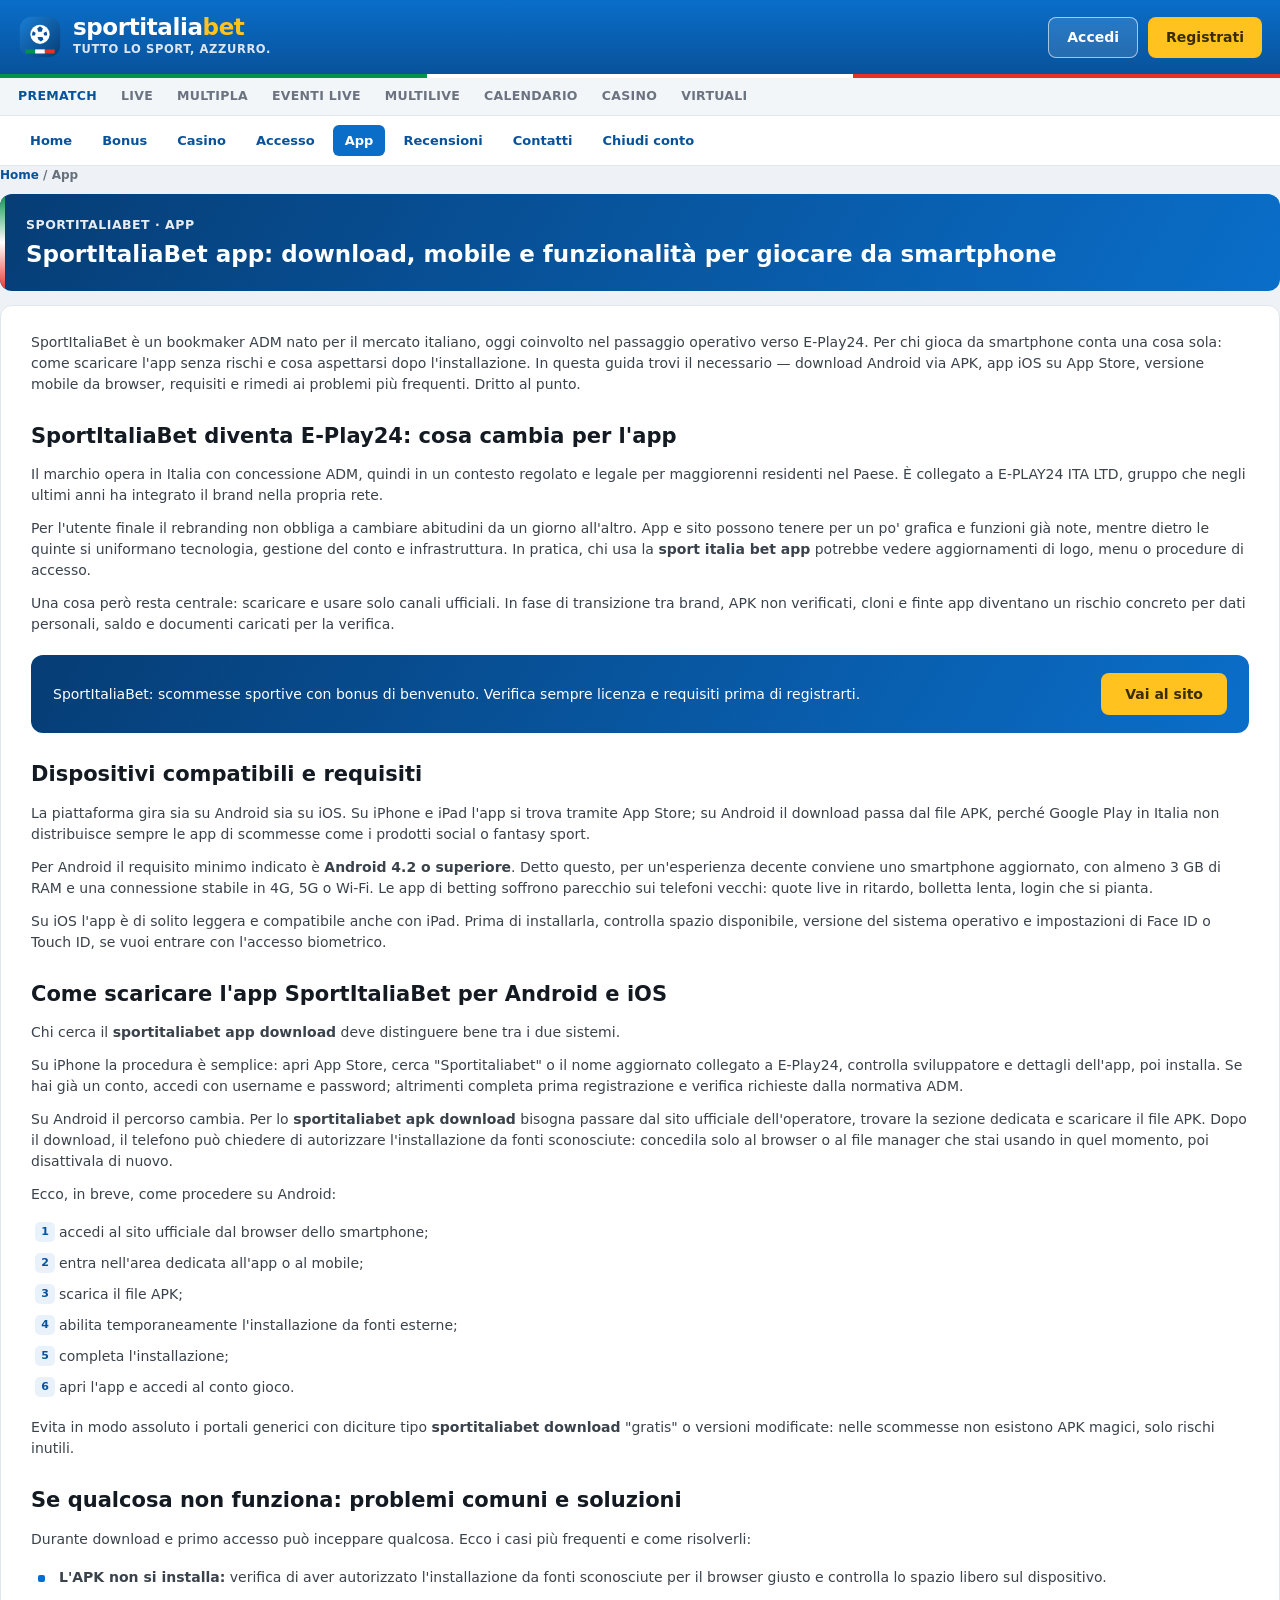
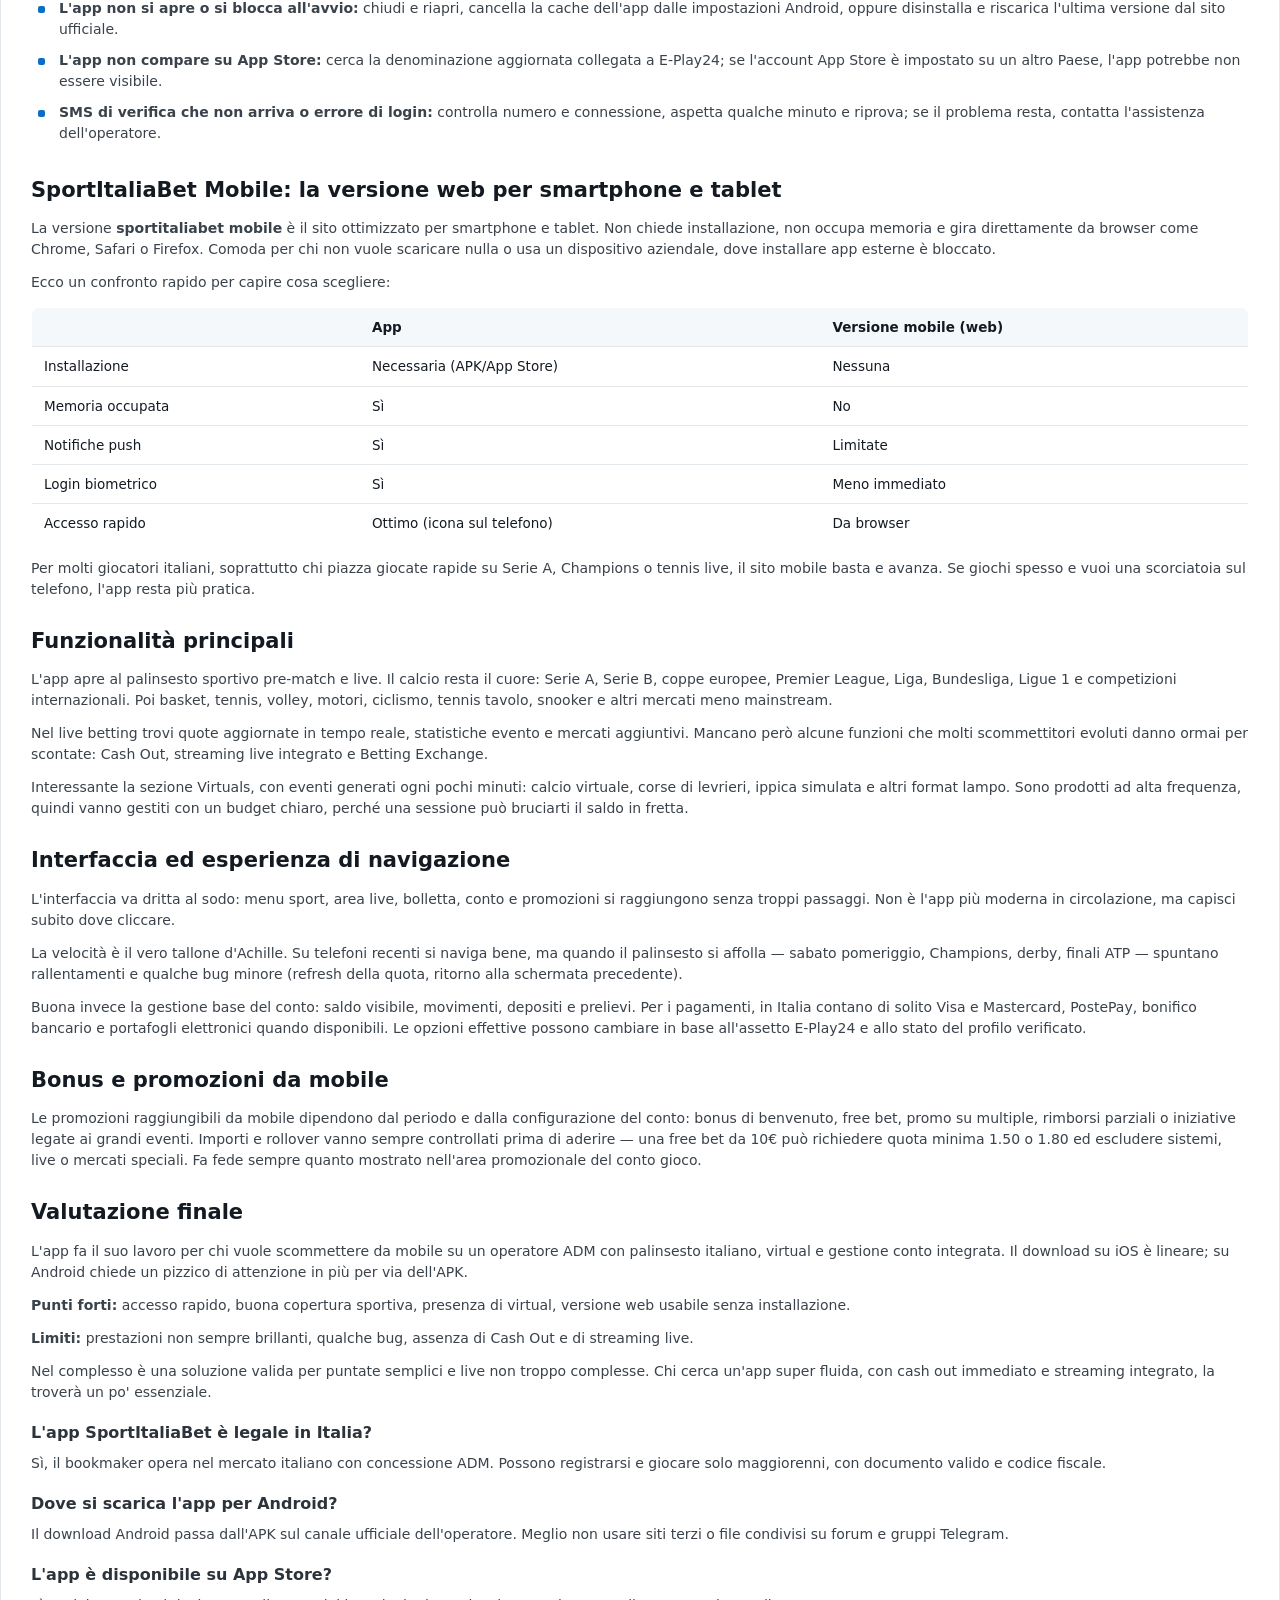
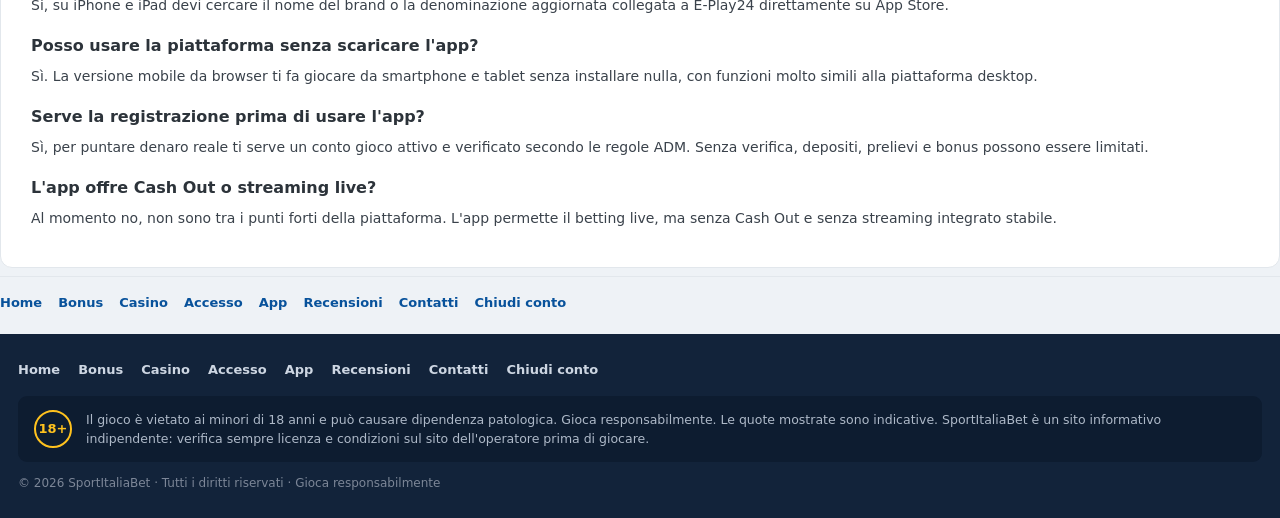
<file: app/index.html>
<!DOCTYPE html>
<html lang="it">
<head>
<meta charset="UTF-8">
<meta name="viewport" content="width=device-width, initial-scale=1">
<title>SportItaliaBet App: download APK, iOS e mobile</title>
<meta name="description" content="Guida al download dell&#x27;app SportItaliaBet: APK Android, iOS, versione mobile, requisiti, sicurezza, problemi comuni e passaggio a E-Play24.">
<link rel="canonical" href="https://sport-italia-bet.it.com/app/">
<link rel="alternate" hreflang="it-it" href="https://sport-italia-bet.it.com/app/">
<link rel="alternate" hreflang="x-default" href="https://sport-italia-bet.it.com/">
<link rel="icon" href="/favicon.svg" type="image/svg+xml">
<link rel="stylesheet" href="/assets/style.css">
<script type="application/ld+json">{"@context": "https://schema.org", "@type": "BreadcrumbList", "itemListElement": [{"@type": "ListItem", "position": 1, "name": "Home", "item": "https://sport-italia-bet.it.com/"}, {"@type": "ListItem", "position": 2, "name": "SportItaliaBet app: download, mobile e funzionalità per giocare da smartphone", "item": "https://sport-italia-bet.it.com/app/"}]}</script>
</head>
<body>
<svg width="0" height="0" style="position:absolute" aria-hidden="true"><defs>
<symbol id="i-ball" viewBox="0 0 24 24"><path fill="currentColor" d="M12 2a10 10 0 100 20 10 10 0 000-20m0 2a8 8 0 016.3 3.1l-2.1 1.5-2.7-2 .6-2.4q-1-.2-2.1-.2m-2.1.2.6 2.4-2.7 2-2.1-1.5A8 8 0 019.9 4.2M4.3 9.4l2 1.5-1 3-2.2.1A8 8 0 014.3 9.4M12 7l3.2 2.3-1.2 3.7H10l-1.2-3.7zm7.7 2.4a8 8 0 011.2 4.6l-2.2-.1-1-3zM7.2 14.6l2.4 0 1.3 3.6-1.8 1.4a8 8 0 01-1.9-5m9.6 0a8 8 0 01-1.9 5l-1.8-1.4 1.3-3.6z"></path></symbol>
<symbol id="i-tennis" viewBox="0 0 24 24"><path fill="currentColor" d="M12 2a10 10 0 100 20 10 10 0 000-20M5 5a8 8 0 011.5 11A8 8 0 015 5m14 0a8 8 0 010 14 8 8 0 010-14"></path></symbol>
<symbol id="i-basket" viewBox="0 0 24 24"><path fill="currentColor" d="M12 2a10 10 0 100 20 10 10 0 000-20m6.9 6h-3.4q.3-2 .9-3.7A8 8 0 0118.9 8M12 4q1.3 2 1.5 4h-3Q10.7 6 12 4M7.6 4.3Q8.2 6 8.5 8H5.1a8 8 0 012.5-3.7M4.3 10h4.3q.1 1 0 2H4.3a8 8 0 010-2m.8 6h3.4q-.3 2-.9 3.7A8 8 0 015.1 16M12 20q-1.3-2-1.5-4h3Q13.3 18 12 20m4.4-.3q-.6-1.7-.9-3.7h3.4a8 8 0 01-2.5 3.7m-.9-5.7q.1-1 0-2h4.2a8 8 0 010 2z"></path></symbol>
<symbol id="i-volley" viewBox="0 0 24 24"><path fill="currentColor" d="M12 2a10 10 0 100 20 10 10 0 000-20m7 7-5-1.5V4.2A8 8 0 0119 9M11 4v4l-5 1.5A8 8 0 0111 4M4.2 11 9 12.5l-3 4A8 8 0 014.2 11M9 19.8A8 8 0 016.5 18l3-4 3 4A8 8 0 019 19.8m6.5-1.8L12.5 14l4.5 1A8 8 0 0115.5 18m.5-4-3-1V8l5-1a8 8 0 01-2 7"></path></symbol>
<symbol id="i-f1" viewBox="0 0 24 24"><path fill="currentColor" d="M2 11h6l2-2h6l2 2h4v3h-3a3 3 0 01-6 0H11a3 3 0 01-6 0H2zm5 1.5A1.5 1.5 0 108.5 14 1.5 1.5 0 007 12.5m10 0A1.5 1.5 0 1018.5 14 1.5 1.5 0 0017 12.5"></path></symbol>
<symbol id="i-star" viewBox="0 0 24 24"><path fill="currentColor" d="m12 2 3 6.3 6.9.9-5 4.8 1.3 6.8L12 17.6 5.8 20.8 7.1 14l-5-4.8 6.9-.9z"></path></symbol>
<symbol id="i-phone" viewBox="0 0 24 24"><path fill="currentColor" d="M7 2h10a2 2 0 012 2v16a2 2 0 01-2 2H7a2 2 0 01-2-2V4a2 2 0 012-2m5 17a1 1 0 100 2 1 1 0 000-2M7 5v12h10V5z"></path></symbol>
</defs></svg>
<header>
  <a class="logo" href="/" aria-label="SportItaliaBet">
    <svg viewBox="0 0 48 48" role="img"><defs><linearGradient id="lg" x1="0" y1="0" x2="1" y2="1"><stop offset="0" stop-color="#1a7fd6"></stop><stop offset="1" stop-color="#063d75"></stop></linearGradient></defs><rect x="2" y="2" width="44" height="44" rx="13" fill="url(#lg)"></rect><circle cx="24" cy="21" r="10.5" fill="#fff"></circle><path fill="#08529b" d="M24 12.4l3.1 2.3-1.2 3.6h-3.8l-1.2-3.6zM17 17.9l2.3 1.7-.9 2.7-2.9.1a8 8 0 01.6-4.5zm14 0a8 8 0 01.6 4.5l-2.9-.1-.9-2.7zm-9.7 6.2h5.4l1.1 2.6-2.8 2.2-2.8-2.2z"></path><g><rect x="8" y="37.5" width="10.7" height="4.5" rx="1" fill="#00934b"></rect><rect x="18.7" y="37.5" width="10.6" height="4.5" fill="#fff"></rect><rect x="29.3" y="37.5" width="10.7" height="4.5" rx="1" fill="#e63328"></rect></g></svg>
    <div><div class="name">sportitalia<b>bet</b></div><div class="tag">tutto lo sport, azzurro.</div></div>
  </a>
  <div class="head-right">
    <a class="btn btn-ghost" data-aff href="https://api.sport-italia-bet.it.com/login">Accedi</a>
    <a class="btn btn-gold" data-aff href="https://api.sport-italia-bet.it.com/login">Registrati</a>
  </div>
</header>
<div class="tricolore"><i></i><i></i><i></i></div>
<nav class="nav2">
  <a class="on" data-aff href="https://api.sport-italia-bet.it.com/login">Prematch</a>
  <a data-aff href="https://api.sport-italia-bet.it.com/login">Live</a>
  <a data-aff href="https://api.sport-italia-bet.it.com/login">Multipla</a>
  <a data-aff href="https://api.sport-italia-bet.it.com/login">Eventi Live</a>
  <a data-aff href="https://api.sport-italia-bet.it.com/login">Multilive</a>
  <a data-aff href="https://api.sport-italia-bet.it.com/login">Calendario</a>
  <a data-aff href="https://api.sport-italia-bet.it.com/login">Casino</a>
  <a data-aff href="https://api.sport-italia-bet.it.com/login">Virtuali</a>
</nav>
<nav class="navsite">
<a href="/">Home</a><a href="/bonus/">Bonus</a><a href="/casino/">Casino</a><a href="/accesso/">Accesso</a><a href="/app/" class="on">App</a><a href="/recensioni/">Recensioni</a><a href="/contatti/">Contatti</a><a href="/chiudi-conto/">Chiudi conto</a>
</nav>
<div class="wrap">
  <div class="crumb"><a href="/">Home</a> / <b>App</b></div>
  <div class="phero"><div class="kick">SportItaliaBet · App</div><h1>SportItaliaBet app: download, mobile e funzionalità per giocare da smartphone</h1></div>
  <article class="seo">
<p>SportItaliaBet è un bookmaker ADM nato per il mercato italiano, oggi coinvolto nel passaggio operativo verso E-Play24. Per chi gioca da smartphone conta una cosa sola: come scaricare l&#x27;app senza rischi e cosa aspettarsi dopo l&#x27;installazione. In questa guida trovi il necessario — download Android via APK, app iOS su App Store, versione mobile da browser, requisiti e rimedi ai problemi più frequenti. Dritto al punto.</p>
<h2>SportItaliaBet diventa E-Play24: cosa cambia per l&#x27;app</h2>
<p>Il marchio opera in Italia con concessione ADM, quindi in un contesto regolato e legale per maggiorenni residenti nel Paese. È collegato a E-PLAY24 ITA LTD, gruppo che negli ultimi anni ha integrato il brand nella propria rete.</p>
<p>Per l&#x27;utente finale il rebranding non obbliga a cambiare abitudini da un giorno all&#x27;altro. App e sito possono tenere per un po&#x27; grafica e funzioni già note, mentre dietro le quinte si uniformano tecnologia, gestione del conto e infrastruttura. In pratica, chi usa la <b>sport italia bet app</b> potrebbe vedere aggiornamenti di logo, menu o procedure di accesso.</p>
<p>Una cosa però resta centrale: scaricare e usare solo canali ufficiali. In fase di transizione tra brand, APK non verificati, cloni e finte app diventano un rischio concreto per dati personali, saldo e documenti caricati per la verifica.</p>
<div class="ctabox"><div>SportItaliaBet: scommesse sportive con bonus di benvenuto. Verifica sempre licenza e requisiti prima di registrarti.</div><a class="btn btn-gold" data-aff href="https://api.sport-italia-bet.it.com/login">Vai al sito</a></div><h2>Dispositivi compatibili e requisiti</h2>
<p>La piattaforma gira sia su Android sia su iOS. Su iPhone e iPad l&#x27;app si trova tramite App Store; su Android il download passa dal file APK, perché Google Play in Italia non distribuisce sempre le app di scommesse come i prodotti social o fantasy sport.</p>
<p>Per Android il requisito minimo indicato è <b>Android 4.2 o superiore</b>. Detto questo, per un&#x27;esperienza decente conviene uno smartphone aggiornato, con almeno 3 GB di RAM e una connessione stabile in 4G, 5G o Wi-Fi. Le app di betting soffrono parecchio sui telefoni vecchi: quote live in ritardo, bolletta lenta, login che si pianta.</p>
<p>Su iOS l&#x27;app è di solito leggera e compatibile anche con iPad. Prima di installarla, controlla spazio disponibile, versione del sistema operativo e impostazioni di Face ID o Touch ID, se vuoi entrare con l&#x27;accesso biometrico.</p>
<h2>Come scaricare l&#x27;app SportItaliaBet per Android e iOS</h2>
<p>Chi cerca il <b>sportitaliabet app download</b> deve distinguere bene tra i due sistemi.</p>
<p>Su iPhone la procedura è semplice: apri App Store, cerca &quot;Sportitaliabet&quot; o il nome aggiornato collegato a E-Play24, controlla sviluppatore e dettagli dell&#x27;app, poi installa. Se hai già un conto, accedi con username e password; altrimenti completa prima registrazione e verifica richieste dalla normativa ADM.</p>
<p>Su Android il percorso cambia. Per lo <b>sportitaliabet apk download</b> bisogna passare dal sito ufficiale dell&#x27;operatore, trovare la sezione dedicata e scaricare il file APK. Dopo il download, il telefono può chiedere di autorizzare l&#x27;installazione da fonti sconosciute: concedila solo al browser o al file manager che stai usando in quel momento, poi disattivala di nuovo.</p>
<p>Ecco, in breve, come procedere su Android:</p>
<ol><li>accedi al sito ufficiale dal browser dello smartphone;</li><li>entra nell&#x27;area dedicata all&#x27;app o al mobile;</li><li>scarica il file APK;</li><li>abilita temporaneamente l&#x27;installazione da fonti esterne;</li><li>completa l&#x27;installazione;</li><li>apri l&#x27;app e accedi al conto gioco.</li></ol>
<p>Evita in modo assoluto i portali generici con diciture tipo <b>sportitaliabet download</b> &quot;gratis&quot; o versioni modificate: nelle scommesse non esistono APK magici, solo rischi inutili.</p>
<h2>Se qualcosa non funziona: problemi comuni e soluzioni</h2>
<p>Durante download e primo accesso può inceppare qualcosa. Ecco i casi più frequenti e come risolverli:</p>
<ul><li><b>L&#x27;APK non si installa:</b> verifica di aver autorizzato l&#x27;installazione da fonti sconosciute per il browser giusto e controlla lo spazio libero sul dispositivo.</li><li><b>L&#x27;app non si apre o si blocca all&#x27;avvio:</b> chiudi e riapri, cancella la cache dell&#x27;app dalle impostazioni Android, oppure disinstalla e riscarica l&#x27;ultima versione dal sito ufficiale.</li><li><b>L&#x27;app non compare su App Store:</b> cerca la denominazione aggiornata collegata a E-Play24; se l&#x27;account App Store è impostato su un altro Paese, l&#x27;app potrebbe non essere visibile.</li><li><b>SMS di verifica che non arriva o errore di login:</b> controlla numero e connessione, aspetta qualche minuto e riprova; se il problema resta, contatta l&#x27;assistenza dell&#x27;operatore.</li></ul>
<h2>SportItaliaBet Mobile: la versione web per smartphone e tablet</h2>
<p>La versione <b>sportitaliabet mobile</b> è il sito ottimizzato per smartphone e tablet. Non chiede installazione, non occupa memoria e gira direttamente da browser come Chrome, Safari o Firefox. Comoda per chi non vuole scaricare nulla o usa un dispositivo aziendale, dove installare app esterne è bloccato.</p>
<p>Ecco un confronto rapido per capire cosa scegliere:</p>
<div class="mdtable"><table><thead><tr><th></th><th>App</th><th>Versione mobile (web)</th></tr></thead><tbody><tr><td>Installazione</td><td>Necessaria (APK/App Store)</td><td>Nessuna</td></tr><tr><td>Memoria occupata</td><td>Sì</td><td>No</td></tr><tr><td>Notifiche push</td><td>Sì</td><td>Limitate</td></tr><tr><td>Login biometrico</td><td>Sì</td><td>Meno immediato</td></tr><tr><td>Accesso rapido</td><td>Ottimo (icona sul telefono)</td><td>Da browser</td></tr></tbody></table></div>
<p>Per molti giocatori italiani, soprattutto chi piazza giocate rapide su Serie A, Champions o tennis live, il sito mobile basta e avanza. Se giochi spesso e vuoi una scorciatoia sul telefono, l&#x27;app resta più pratica.</p>
<h2>Funzionalità principali</h2>
<p>L&#x27;app apre al palinsesto sportivo pre-match e live. Il calcio resta il cuore: Serie A, Serie B, coppe europee, Premier League, Liga, Bundesliga, Ligue 1 e competizioni internazionali. Poi basket, tennis, volley, motori, ciclismo, tennis tavolo, snooker e altri mercati meno mainstream.</p>
<p>Nel live betting trovi quote aggiornate in tempo reale, statistiche evento e mercati aggiuntivi. Mancano però alcune funzioni che molti scommettitori evoluti danno ormai per scontate: Cash Out, streaming live integrato e Betting Exchange.</p>
<p>Interessante la sezione Virtuals, con eventi generati ogni pochi minuti: calcio virtuale, corse di levrieri, ippica simulata e altri format lampo. Sono prodotti ad alta frequenza, quindi vanno gestiti con un budget chiaro, perché una sessione può bruciarti il saldo in fretta.</p>
<h2>Interfaccia ed esperienza di navigazione</h2>
<p>L&#x27;interfaccia va dritta al sodo: menu sport, area live, bolletta, conto e promozioni si raggiungono senza troppi passaggi. Non è l&#x27;app più moderna in circolazione, ma capisci subito dove cliccare.</p>
<p>La velocità è il vero tallone d&#x27;Achille. Su telefoni recenti si naviga bene, ma quando il palinsesto si affolla — sabato pomeriggio, Champions, derby, finali ATP — spuntano rallentamenti e qualche bug minore (refresh della quota, ritorno alla schermata precedente).</p>
<p>Buona invece la gestione base del conto: saldo visibile, movimenti, depositi e prelievi. Per i pagamenti, in Italia contano di solito Visa e Mastercard, PostePay, bonifico bancario e portafogli elettronici quando disponibili. Le opzioni effettive possono cambiare in base all&#x27;assetto E-Play24 e allo stato del profilo verificato.</p>
<h2>Bonus e promozioni da mobile</h2>
<p>Le promozioni raggiungibili da mobile dipendono dal periodo e dalla configurazione del conto: bonus di benvenuto, free bet, promo su multiple, rimborsi parziali o iniziative legate ai grandi eventi. Importi e rollover vanno sempre controllati prima di aderire — una free bet da 10€ può richiedere quota minima 1.50 o 1.80 ed escludere sistemi, live o mercati speciali. Fa fede sempre quanto mostrato nell&#x27;area promozionale del conto gioco.</p>
<h2>Valutazione finale</h2>
<p>L&#x27;app fa il suo lavoro per chi vuole scommettere da mobile su un operatore ADM con palinsesto italiano, virtual e gestione conto integrata. Il download su iOS è lineare; su Android chiede un pizzico di attenzione in più per via dell&#x27;APK.</p>
<p><b>Punti forti:</b> accesso rapido, buona copertura sportiva, presenza di virtual, versione web usabile senza installazione.</p>
<p><b>Limiti:</b> prestazioni non sempre brillanti, qualche bug, assenza di Cash Out e di streaming live.</p>
<p>Nel complesso è una soluzione valida per puntate semplici e live non troppo complesse. Chi cerca un&#x27;app super fluida, con cash out immediato e streaming integrato, la troverà un po&#x27; essenziale.</p>
<h3>L&#x27;app SportItaliaBet è legale in Italia?</h3>
<p>Sì, il bookmaker opera nel mercato italiano con concessione ADM. Possono registrarsi e giocare solo maggiorenni, con documento valido e codice fiscale.</p>
<h3>Dove si scarica l&#x27;app per Android?</h3>
<p>Il download Android passa dall&#x27;APK sul canale ufficiale dell&#x27;operatore. Meglio non usare siti terzi o file condivisi su forum e gruppi Telegram.</p>
<h3>L&#x27;app è disponibile su App Store?</h3>
<p>Sì, su iPhone e iPad devi cercare il nome del brand o la denominazione aggiornata collegata a E-Play24 direttamente su App Store.</p>
<h3>Posso usare la piattaforma senza scaricare l&#x27;app?</h3>
<p>Sì. La versione mobile da browser ti fa giocare da smartphone e tablet senza installare nulla, con funzioni molto simili alla piattaforma desktop.</p>
<h3>Serve la registrazione prima di usare l&#x27;app?</h3>
<p>Sì, per puntare denaro reale ti serve un conto gioco attivo e verificato secondo le regole ADM. Senza verifica, depositi, prelievi e bonus possono essere limitati.</p>
<h3>L&#x27;app offre Cash Out o streaming live?</h3>
<p>Al momento no, non sono tra i punti forti della piattaforma. L&#x27;app permette il betting live, ma senza Cash Out e senza streaming integrato stabile.</p>
  </article>
  <div class="clusterFoot"><a href="/">Home</a><a href="/bonus/">Bonus</a><a href="/casino/">Casino</a><a href="/accesso/">Accesso</a><a href="/app/">App</a><a href="/recensioni/">Recensioni</a><a href="/contatti/">Contatti</a><a href="/chiudi-conto/">Chiudi conto</a></div>
</div>
<footer>
  <div class="foot-in">
    <div class="foot-nav">
      <a href="/">Home</a>
      <a href="/bonus/">Bonus</a>
      <a href="/casino/">Casino</a>
      <a href="/accesso/">Accesso</a>
      <a href="/app/">App</a>
      <a href="/recensioni/">Recensioni</a>
      <a href="/contatti/">Contatti</a>
      <a href="/chiudi-conto/">Chiudi conto</a>
    </div>
    <div class="foot-comp">
      <span class="age">18+</span>
      <span>Il gioco è vietato ai minori di 18 anni e può causare dipendenza patologica. Gioca responsabilmente. Le quote mostrate sono indicative. SportItaliaBet è un sito informativo indipendente: verifica sempre licenza e condizioni sul sito dell'operatore prima di giocare.</span>
    </div>
    <div class="foot-low">© 2026 SportItaliaBet · Tutti i diritti riservati · Gioca responsabilmente</div>
  </div>
</footer>
<script>
// ⚠ Link affiliato SportItaliaBet — INSERISCI QUI il link reale (ora segnaposto "#", link disattivati).
document.addEventListener('DOMContentLoaded',function(){
  var AFF="#"; // <-- metti qui l'URL affiliato; tutti i CTA si aggiornano da soli
  document.querySelectorAll('[data-aff]').forEach(function(a){
    if(AFF!=="#"){a.setAttribute('href',AFF);a.setAttribute('target','_blank');a.setAttribute('rel','sponsored nofollow noopener');}
  });
});
</script>
</body>
</html>
</file>
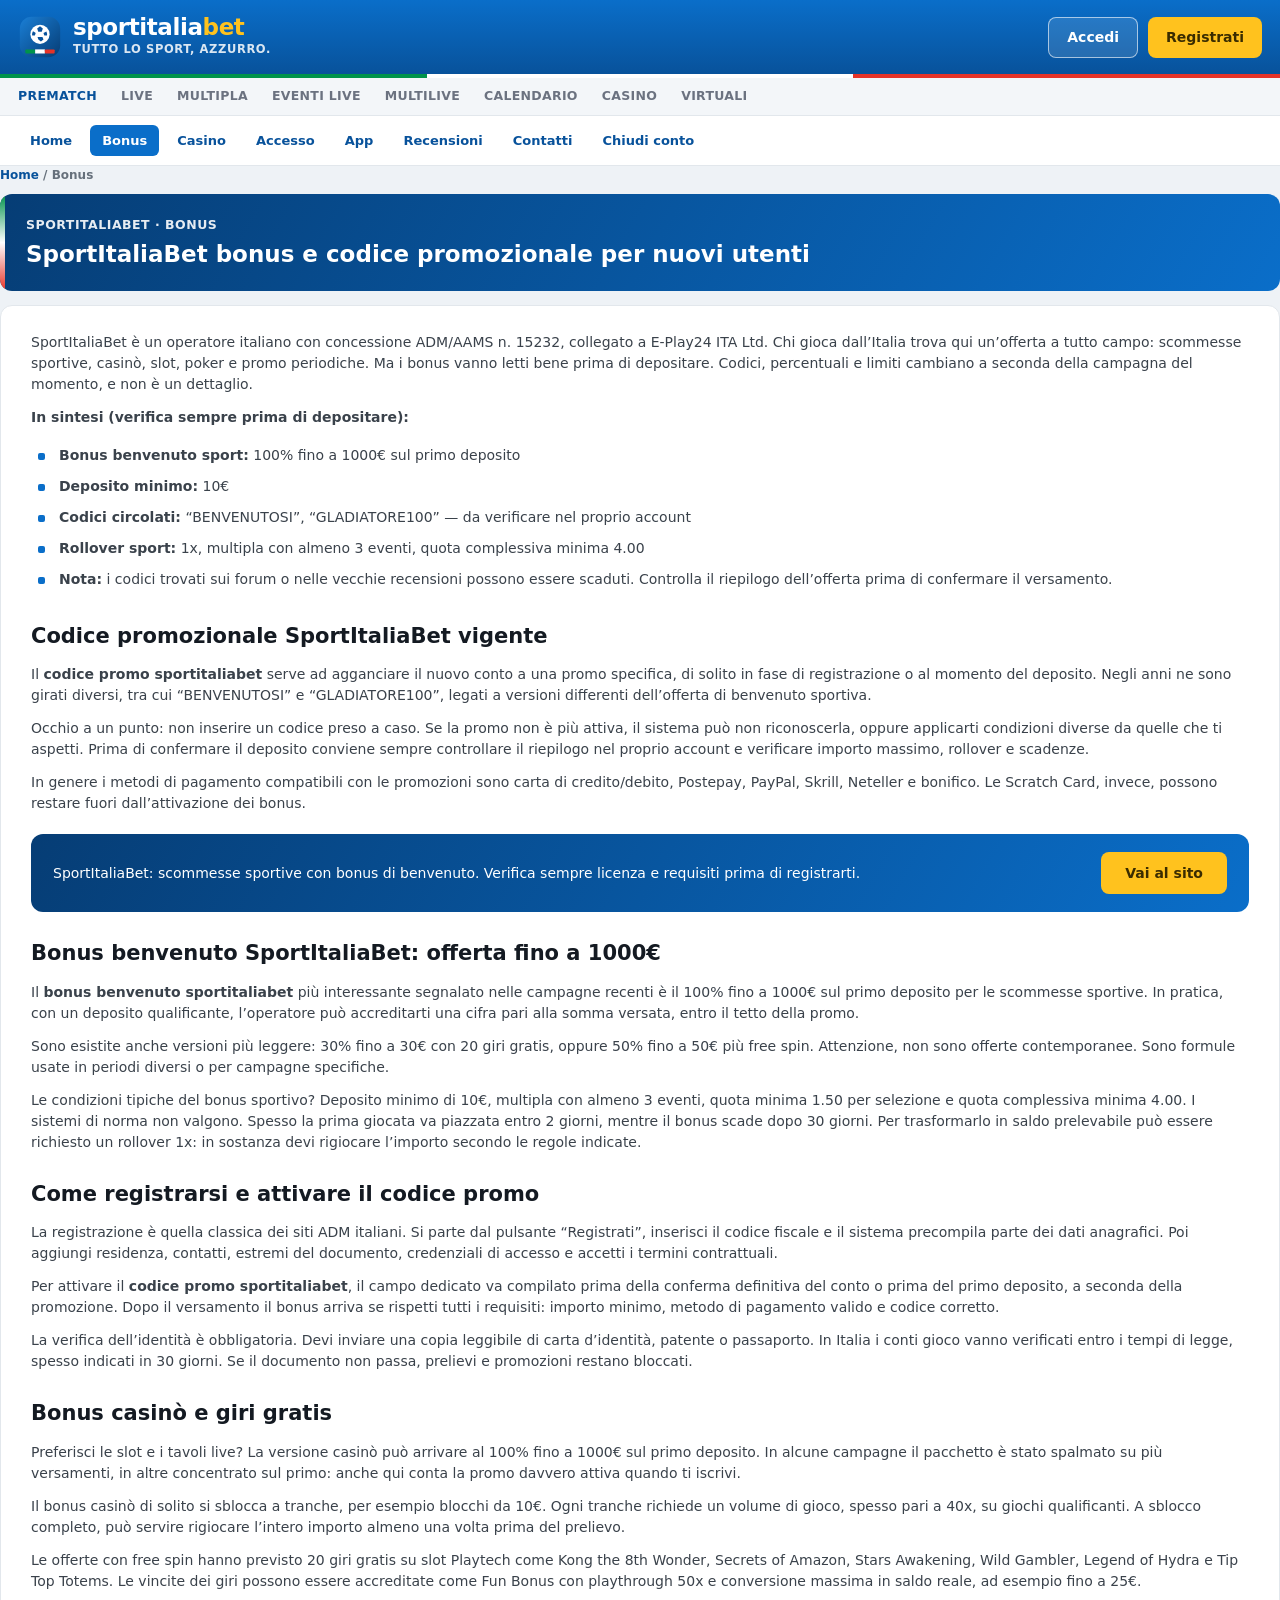
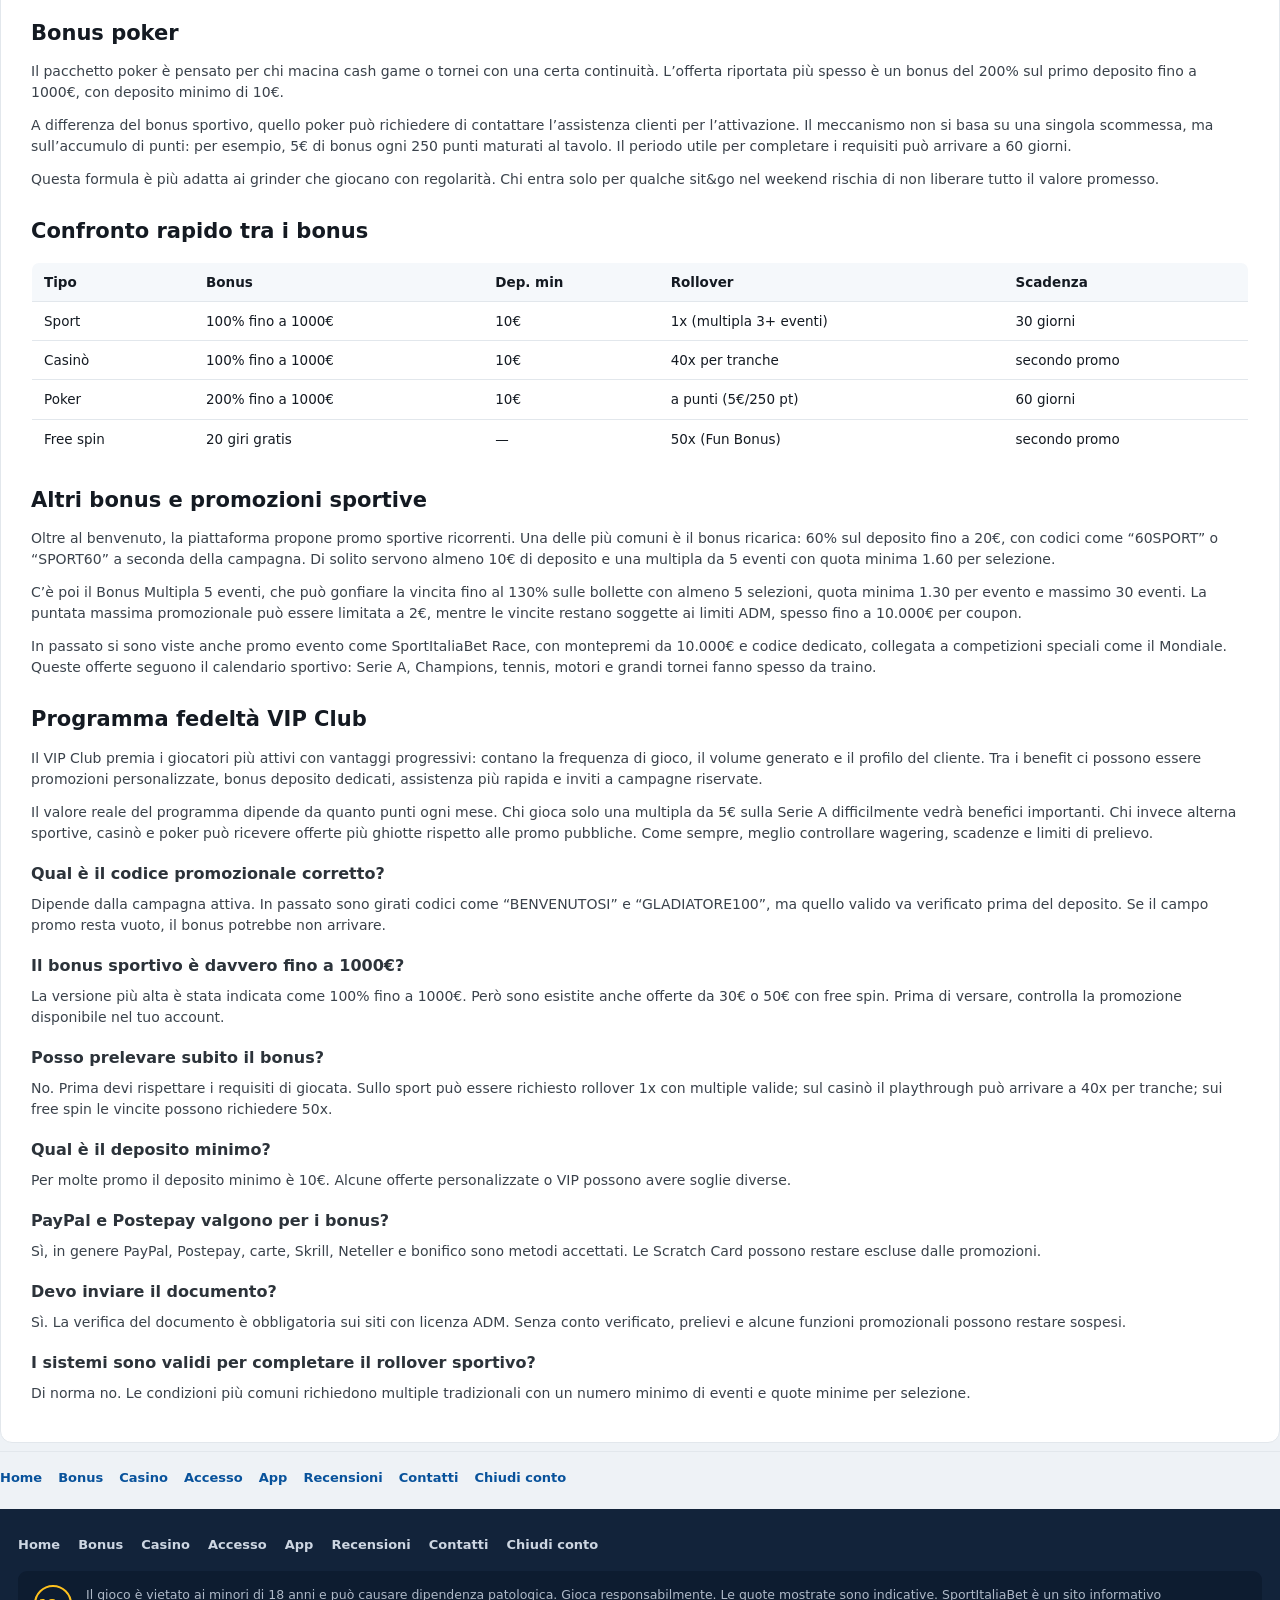
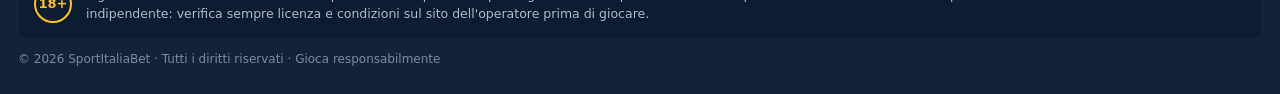
<file: bonus/index.html>
<!DOCTYPE html>
<html lang="it">
<head>
<meta charset="UTF-8">
<meta name="viewport" content="width=device-width, initial-scale=1">
<title>SportItaliaBet Bonus e Codice Promo: fino a 1000€</title>
<meta name="description" content="Scopri bonus SportItaliaBet, codice promozionale, deposito minimo, rollover e offerte sport, casinò e poker per nuovi utenti ADM.">
<link rel="canonical" href="https://sport-italia-bet.it.com/bonus/">
<link rel="alternate" hreflang="it-it" href="https://sport-italia-bet.it.com/bonus/">
<link rel="alternate" hreflang="x-default" href="https://sport-italia-bet.it.com/">
<link rel="icon" href="/favicon.svg" type="image/svg+xml">
<link rel="stylesheet" href="/assets/style.css">
<script type="application/ld+json">{"@context": "https://schema.org", "@type": "BreadcrumbList", "itemListElement": [{"@type": "ListItem", "position": 1, "name": "Home", "item": "https://sport-italia-bet.it.com/"}, {"@type": "ListItem", "position": 2, "name": "SportItaliaBet bonus e codice promozionale per nuovi utenti", "item": "https://sport-italia-bet.it.com/bonus/"}]}</script>
</head>
<body>
<svg width="0" height="0" style="position:absolute" aria-hidden="true"><defs>
<symbol id="i-ball" viewBox="0 0 24 24"><path fill="currentColor" d="M12 2a10 10 0 100 20 10 10 0 000-20m0 2a8 8 0 016.3 3.1l-2.1 1.5-2.7-2 .6-2.4q-1-.2-2.1-.2m-2.1.2.6 2.4-2.7 2-2.1-1.5A8 8 0 019.9 4.2M4.3 9.4l2 1.5-1 3-2.2.1A8 8 0 014.3 9.4M12 7l3.2 2.3-1.2 3.7H10l-1.2-3.7zm7.7 2.4a8 8 0 011.2 4.6l-2.2-.1-1-3zM7.2 14.6l2.4 0 1.3 3.6-1.8 1.4a8 8 0 01-1.9-5m9.6 0a8 8 0 01-1.9 5l-1.8-1.4 1.3-3.6z"></path></symbol>
<symbol id="i-tennis" viewBox="0 0 24 24"><path fill="currentColor" d="M12 2a10 10 0 100 20 10 10 0 000-20M5 5a8 8 0 011.5 11A8 8 0 015 5m14 0a8 8 0 010 14 8 8 0 010-14"></path></symbol>
<symbol id="i-basket" viewBox="0 0 24 24"><path fill="currentColor" d="M12 2a10 10 0 100 20 10 10 0 000-20m6.9 6h-3.4q.3-2 .9-3.7A8 8 0 0118.9 8M12 4q1.3 2 1.5 4h-3Q10.7 6 12 4M7.6 4.3Q8.2 6 8.5 8H5.1a8 8 0 012.5-3.7M4.3 10h4.3q.1 1 0 2H4.3a8 8 0 010-2m.8 6h3.4q-.3 2-.9 3.7A8 8 0 015.1 16M12 20q-1.3-2-1.5-4h3Q13.3 18 12 20m4.4-.3q-.6-1.7-.9-3.7h3.4a8 8 0 01-2.5 3.7m-.9-5.7q.1-1 0-2h4.2a8 8 0 010 2z"></path></symbol>
<symbol id="i-volley" viewBox="0 0 24 24"><path fill="currentColor" d="M12 2a10 10 0 100 20 10 10 0 000-20m7 7-5-1.5V4.2A8 8 0 0119 9M11 4v4l-5 1.5A8 8 0 0111 4M4.2 11 9 12.5l-3 4A8 8 0 014.2 11M9 19.8A8 8 0 016.5 18l3-4 3 4A8 8 0 019 19.8m6.5-1.8L12.5 14l4.5 1A8 8 0 0115.5 18m.5-4-3-1V8l5-1a8 8 0 01-2 7"></path></symbol>
<symbol id="i-f1" viewBox="0 0 24 24"><path fill="currentColor" d="M2 11h6l2-2h6l2 2h4v3h-3a3 3 0 01-6 0H11a3 3 0 01-6 0H2zm5 1.5A1.5 1.5 0 108.5 14 1.5 1.5 0 007 12.5m10 0A1.5 1.5 0 1018.5 14 1.5 1.5 0 0017 12.5"></path></symbol>
<symbol id="i-star" viewBox="0 0 24 24"><path fill="currentColor" d="m12 2 3 6.3 6.9.9-5 4.8 1.3 6.8L12 17.6 5.8 20.8 7.1 14l-5-4.8 6.9-.9z"></path></symbol>
<symbol id="i-phone" viewBox="0 0 24 24"><path fill="currentColor" d="M7 2h10a2 2 0 012 2v16a2 2 0 01-2 2H7a2 2 0 01-2-2V4a2 2 0 012-2m5 17a1 1 0 100 2 1 1 0 000-2M7 5v12h10V5z"></path></symbol>
</defs></svg>
<header>
  <a class="logo" href="/" aria-label="SportItaliaBet">
    <svg viewBox="0 0 48 48" role="img"><defs><linearGradient id="lg" x1="0" y1="0" x2="1" y2="1"><stop offset="0" stop-color="#1a7fd6"></stop><stop offset="1" stop-color="#063d75"></stop></linearGradient></defs><rect x="2" y="2" width="44" height="44" rx="13" fill="url(#lg)"></rect><circle cx="24" cy="21" r="10.5" fill="#fff"></circle><path fill="#08529b" d="M24 12.4l3.1 2.3-1.2 3.6h-3.8l-1.2-3.6zM17 17.9l2.3 1.7-.9 2.7-2.9.1a8 8 0 01.6-4.5zm14 0a8 8 0 01.6 4.5l-2.9-.1-.9-2.7zm-9.7 6.2h5.4l1.1 2.6-2.8 2.2-2.8-2.2z"></path><g><rect x="8" y="37.5" width="10.7" height="4.5" rx="1" fill="#00934b"></rect><rect x="18.7" y="37.5" width="10.6" height="4.5" fill="#fff"></rect><rect x="29.3" y="37.5" width="10.7" height="4.5" rx="1" fill="#e63328"></rect></g></svg>
    <div><div class="name">sportitalia<b>bet</b></div><div class="tag">tutto lo sport, azzurro.</div></div>
  </a>
  <div class="head-right">
    <a class="btn btn-ghost" data-aff href="https://api.sport-italia-bet.it.com/login">Accedi</a>
    <a class="btn btn-gold" data-aff href="https://api.sport-italia-bet.it.com/login">Registrati</a>
  </div>
</header>
<div class="tricolore"><i></i><i></i><i></i></div>
<nav class="nav2">
  <a class="on" data-aff href="https://api.sport-italia-bet.it.com/login">Prematch</a>
  <a data-aff href="https://api.sport-italia-bet.it.com/login">Live</a>
  <a data-aff href="https://api.sport-italia-bet.it.com/login">Multipla</a>
  <a data-aff href="https://api.sport-italia-bet.it.com/login">Eventi Live</a>
  <a data-aff href="https://api.sport-italia-bet.it.com/login">Multilive</a>
  <a data-aff href="https://api.sport-italia-bet.it.com/login">Calendario</a>
  <a data-aff href="https://api.sport-italia-bet.it.com/login">Casino</a>
  <a data-aff href="https://api.sport-italia-bet.it.com/login">Virtuali</a>
</nav>
<nav class="navsite">
<a href="/">Home</a><a href="/bonus/" class="on">Bonus</a><a href="/casino/">Casino</a><a href="/accesso/">Accesso</a><a href="/app/">App</a><a href="/recensioni/">Recensioni</a><a href="/contatti/">Contatti</a><a href="/chiudi-conto/">Chiudi conto</a>
</nav>
<div class="wrap">
  <div class="crumb"><a href="/">Home</a> / <b>Bonus</b></div>
  <div class="phero"><div class="kick">SportItaliaBet · Bonus</div><h1>SportItaliaBet bonus e codice promozionale per nuovi utenti</h1></div>
  <article class="seo">
<p>SportItaliaBet è un operatore italiano con concessione ADM/AAMS n. 15232, collegato a E-Play24 ITA Ltd. Chi gioca dall’Italia trova qui un’offerta a tutto campo: scommesse sportive, casinò, slot, poker e promo periodiche. Ma i bonus vanno letti bene prima di depositare. Codici, percentuali e limiti cambiano a seconda della campagna del momento, e non è un dettaglio.</p>
<p><b>In sintesi (verifica sempre prima di depositare):</b></p>
<ul><li><b>Bonus benvenuto sport:</b> 100% fino a 1000€ sul primo deposito</li><li><b>Deposito minimo:</b> 10€</li><li><b>Codici circolati:</b> “BENVENUTOSI”, “GLADIATORE100” — da verificare nel proprio account</li><li><b>Rollover sport:</b> 1x, multipla con almeno 3 eventi, quota complessiva minima 4.00</li><li><b>Nota:</b> i codici trovati sui forum o nelle vecchie recensioni possono essere scaduti. Controlla il riepilogo dell’offerta prima di confermare il versamento.</li></ul>
<h2>Codice promozionale SportItaliaBet vigente</h2>
<p>Il <b>codice promo sportitaliabet</b> serve ad agganciare il nuovo conto a una promo specifica, di solito in fase di registrazione o al momento del deposito. Negli anni ne sono girati diversi, tra cui “BENVENUTOSI” e “GLADIATORE100”, legati a versioni differenti dell’offerta di benvenuto sportiva.</p>
<p>Occhio a un punto: non inserire un codice preso a caso. Se la promo non è più attiva, il sistema può non riconoscerla, oppure applicarti condizioni diverse da quelle che ti aspetti. Prima di confermare il deposito conviene sempre controllare il riepilogo nel proprio account e verificare importo massimo, rollover e scadenze.</p>
<p>In genere i metodi di pagamento compatibili con le promozioni sono carta di credito/debito, Postepay, PayPal, Skrill, Neteller e bonifico. Le Scratch Card, invece, possono restare fuori dall’attivazione dei bonus.</p>
<div class="ctabox"><div>SportItaliaBet: scommesse sportive con bonus di benvenuto. Verifica sempre licenza e requisiti prima di registrarti.</div><a class="btn btn-gold" data-aff href="https://api.sport-italia-bet.it.com/login">Vai al sito</a></div><h2>Bonus benvenuto SportItaliaBet: offerta fino a 1000€</h2>
<p>Il <b>bonus benvenuto sportitaliabet</b> più interessante segnalato nelle campagne recenti è il 100% fino a 1000€ sul primo deposito per le scommesse sportive. In pratica, con un deposito qualificante, l’operatore può accreditarti una cifra pari alla somma versata, entro il tetto della promo.</p>
<p>Sono esistite anche versioni più leggere: 30% fino a 30€ con 20 giri gratis, oppure 50% fino a 50€ più free spin. Attenzione, non sono offerte contemporanee. Sono formule usate in periodi diversi o per campagne specifiche.</p>
<p>Le condizioni tipiche del bonus sportivo? Deposito minimo di 10€, multipla con almeno 3 eventi, quota minima 1.50 per selezione e quota complessiva minima 4.00. I sistemi di norma non valgono. Spesso la prima giocata va piazzata entro 2 giorni, mentre il bonus scade dopo 30 giorni. Per trasformarlo in saldo prelevabile può essere richiesto un rollover 1x: in sostanza devi rigiocare l’importo secondo le regole indicate.</p>
<h2>Come registrarsi e attivare il codice promo</h2>
<p>La registrazione è quella classica dei siti ADM italiani. Si parte dal pulsante “Registrati”, inserisci il codice fiscale e il sistema precompila parte dei dati anagrafici. Poi aggiungi residenza, contatti, estremi del documento, credenziali di accesso e accetti i termini contrattuali.</p>
<p>Per attivare il <b>codice promo sportitaliabet</b>, il campo dedicato va compilato prima della conferma definitiva del conto o prima del primo deposito, a seconda della promozione. Dopo il versamento il bonus arriva se rispetti tutti i requisiti: importo minimo, metodo di pagamento valido e codice corretto.</p>
<p>La verifica dell’identità è obbligatoria. Devi inviare una copia leggibile di carta d’identità, patente o passaporto. In Italia i conti gioco vanno verificati entro i tempi di legge, spesso indicati in 30 giorni. Se il documento non passa, prelievi e promozioni restano bloccati.</p>
<h2>Bonus casinò e giri gratis</h2>
<p>Preferisci le slot e i tavoli live? La versione casinò può arrivare al 100% fino a 1000€ sul primo deposito. In alcune campagne il pacchetto è stato spalmato su più versamenti, in altre concentrato sul primo: anche qui conta la promo davvero attiva quando ti iscrivi.</p>
<p>Il bonus casinò di solito si sblocca a tranche, per esempio blocchi da 10€. Ogni tranche richiede un volume di gioco, spesso pari a 40x, su giochi qualificanti. A sblocco completo, può servire rigiocare l’intero importo almeno una volta prima del prelievo.</p>
<p>Le offerte con free spin hanno previsto 20 giri gratis su slot Playtech come Kong the 8th Wonder, Secrets of Amazon, Stars Awakening, Wild Gambler, Legend of Hydra e Tip Top Totems. Le vincite dei giri possono essere accreditate come Fun Bonus con playthrough 50x e conversione massima in saldo reale, ad esempio fino a 25€.</p>
<h2>Bonus poker</h2>
<p>Il pacchetto poker è pensato per chi macina cash game o tornei con una certa continuità. L’offerta riportata più spesso è un bonus del 200% sul primo deposito fino a 1000€, con deposito minimo di 10€.</p>
<p>A differenza del bonus sportivo, quello poker può richiedere di contattare l’assistenza clienti per l’attivazione. Il meccanismo non si basa su una singola scommessa, ma sull’accumulo di punti: per esempio, 5€ di bonus ogni 250 punti maturati al tavolo. Il periodo utile per completare i requisiti può arrivare a 60 giorni.</p>
<p>Questa formula è più adatta ai grinder che giocano con regolarità. Chi entra solo per qualche sit&amp;go nel weekend rischia di non liberare tutto il valore promesso.</p>
<h2>Confronto rapido tra i bonus</h2>
<div class="mdtable"><table><thead><tr><th>Tipo</th><th>Bonus</th><th>Dep. min</th><th>Rollover</th><th>Scadenza</th></tr></thead><tbody><tr><td>Sport</td><td>100% fino a 1000€</td><td>10€</td><td>1x (multipla 3+ eventi)</td><td>30 giorni</td></tr><tr><td>Casinò</td><td>100% fino a 1000€</td><td>10€</td><td>40x per tranche</td><td>secondo promo</td></tr><tr><td>Poker</td><td>200% fino a 1000€</td><td>10€</td><td>a punti (5€/250 pt)</td><td>60 giorni</td></tr><tr><td>Free spin</td><td>20 giri gratis</td><td>—</td><td>50x (Fun Bonus)</td><td>secondo promo</td></tr></tbody></table></div>
<h2>Altri bonus e promozioni sportive</h2>
<p>Oltre al benvenuto, la piattaforma propone promo sportive ricorrenti. Una delle più comuni è il bonus ricarica: 60% sul deposito fino a 20€, con codici come “60SPORT” o “SPORT60” a seconda della campagna. Di solito servono almeno 10€ di deposito e una multipla da 5 eventi con quota minima 1.60 per selezione.</p>
<p>C’è poi il Bonus Multipla 5 eventi, che può gonfiare la vincita fino al 130% sulle bollette con almeno 5 selezioni, quota minima 1.30 per evento e massimo 30 eventi. La puntata massima promozionale può essere limitata a 2€, mentre le vincite restano soggette ai limiti ADM, spesso fino a 10.000€ per coupon.</p>
<p>In passato si sono viste anche promo evento come SportItaliaBet Race, con montepremi da 10.000€ e codice dedicato, collegata a competizioni speciali come il Mondiale. Queste offerte seguono il calendario sportivo: Serie A, Champions, tennis, motori e grandi tornei fanno spesso da traino.</p>
<h2>Programma fedeltà VIP Club</h2>
<p>Il VIP Club premia i giocatori più attivi con vantaggi progressivi: contano la frequenza di gioco, il volume generato e il profilo del cliente. Tra i benefit ci possono essere promozioni personalizzate, bonus deposito dedicati, assistenza più rapida e inviti a campagne riservate.</p>
<p>Il valore reale del programma dipende da quanto punti ogni mese. Chi gioca solo una multipla da 5€ sulla Serie A difficilmente vedrà benefici importanti. Chi invece alterna sportive, casinò e poker può ricevere offerte più ghiotte rispetto alle promo pubbliche. Come sempre, meglio controllare wagering, scadenze e limiti di prelievo.</p>
<h3>Qual è il codice promozionale corretto?</h3>
<p>Dipende dalla campagna attiva. In passato sono girati codici come “BENVENUTOSI” e “GLADIATORE100”, ma quello valido va verificato prima del deposito. Se il campo promo resta vuoto, il bonus potrebbe non arrivare.</p>
<h3>Il bonus sportivo è davvero fino a 1000€?</h3>
<p>La versione più alta è stata indicata come 100% fino a 1000€. Però sono esistite anche offerte da 30€ o 50€ con free spin. Prima di versare, controlla la promozione disponibile nel tuo account.</p>
<h3>Posso prelevare subito il bonus?</h3>
<p>No. Prima devi rispettare i requisiti di giocata. Sullo sport può essere richiesto rollover 1x con multiple valide; sul casinò il playthrough può arrivare a 40x per tranche; sui free spin le vincite possono richiedere 50x.</p>
<h3>Qual è il deposito minimo?</h3>
<p>Per molte promo il deposito minimo è 10€. Alcune offerte personalizzate o VIP possono avere soglie diverse.</p>
<h3>PayPal e Postepay valgono per i bonus?</h3>
<p>Sì, in genere PayPal, Postepay, carte, Skrill, Neteller e bonifico sono metodi accettati. Le Scratch Card possono restare escluse dalle promozioni.</p>
<h3>Devo inviare il documento?</h3>
<p>Sì. La verifica del documento è obbligatoria sui siti con licenza ADM. Senza conto verificato, prelievi e alcune funzioni promozionali possono restare sospesi.</p>
<h3>I sistemi sono validi per completare il rollover sportivo?</h3>
<p>Di norma no. Le condizioni più comuni richiedono multiple tradizionali con un numero minimo di eventi e quote minime per selezione.</p>
  </article>
  <div class="clusterFoot"><a href="/">Home</a><a href="/bonus/">Bonus</a><a href="/casino/">Casino</a><a href="/accesso/">Accesso</a><a href="/app/">App</a><a href="/recensioni/">Recensioni</a><a href="/contatti/">Contatti</a><a href="/chiudi-conto/">Chiudi conto</a></div>
</div>
<footer>
  <div class="foot-in">
    <div class="foot-nav">
      <a href="/">Home</a>
      <a href="/bonus/">Bonus</a>
      <a href="/casino/">Casino</a>
      <a href="/accesso/">Accesso</a>
      <a href="/app/">App</a>
      <a href="/recensioni/">Recensioni</a>
      <a href="/contatti/">Contatti</a>
      <a href="/chiudi-conto/">Chiudi conto</a>
    </div>
    <div class="foot-comp">
      <span class="age">18+</span>
      <span>Il gioco è vietato ai minori di 18 anni e può causare dipendenza patologica. Gioca responsabilmente. Le quote mostrate sono indicative. SportItaliaBet è un sito informativo indipendente: verifica sempre licenza e condizioni sul sito dell'operatore prima di giocare.</span>
    </div>
    <div class="foot-low">© 2026 SportItaliaBet · Tutti i diritti riservati · Gioca responsabilmente</div>
  </div>
</footer>
<script>
// ⚠ Link affiliato SportItaliaBet — INSERISCI QUI il link reale (ora segnaposto "#", link disattivati).
document.addEventListener('DOMContentLoaded',function(){
  var AFF="#"; // <-- metti qui l'URL affiliato; tutti i CTA si aggiornano da soli
  document.querySelectorAll('[data-aff]').forEach(function(a){
    if(AFF!=="#"){a.setAttribute('href',AFF);a.setAttribute('target','_blank');a.setAttribute('rel','sponsored nofollow noopener');}
  });
});
</script>
</body>
</html>
</file>
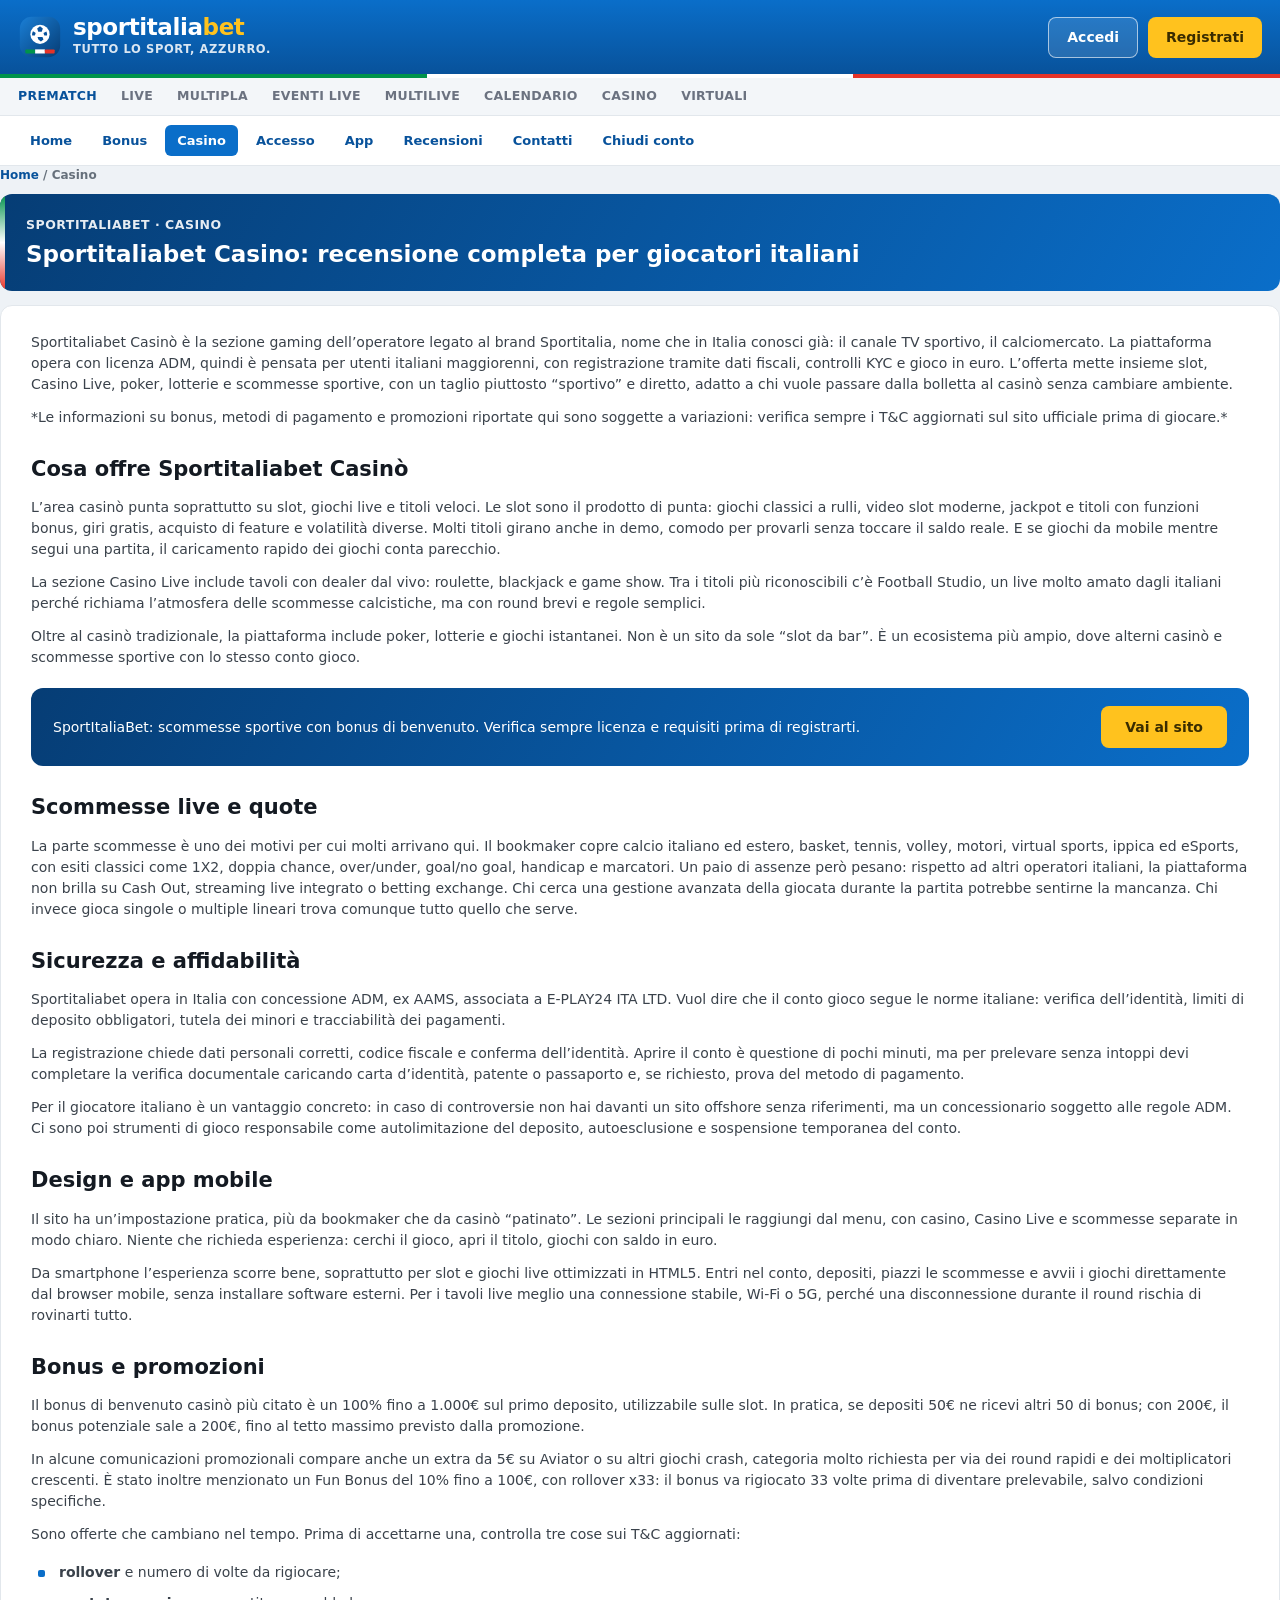
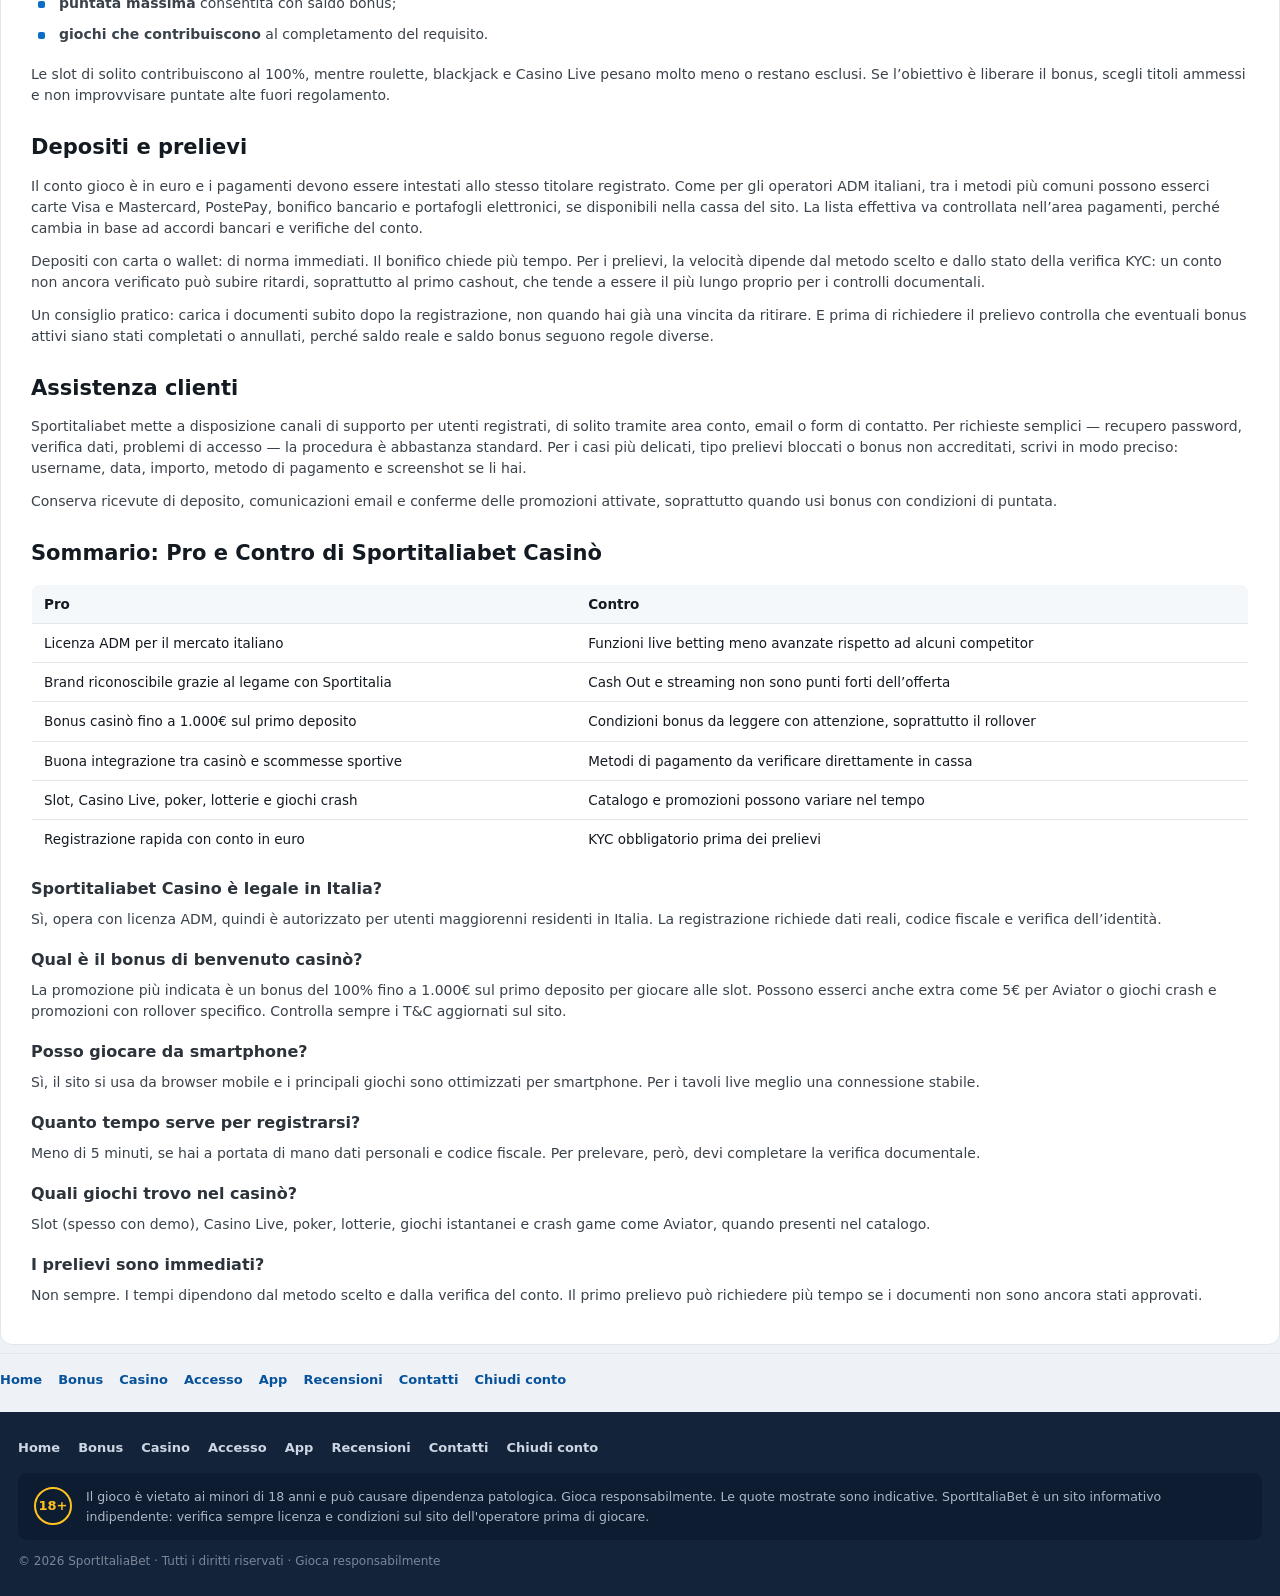
<file: casino/index.html>
<!DOCTYPE html>
<html lang="it">
<head>
<meta charset="UTF-8">
<meta name="viewport" content="width=device-width, initial-scale=1">
<title>Sportitaliabet Casino: recensione, bonus e licenza ADM</title>
<meta name="description" content="Scopri Sportitaliabet Casino: giochi, bonus fino a 1.000€, licenza ADM, pagamenti, app mobile, pro e contro per giocatori italiani.">
<link rel="canonical" href="https://sport-italia-bet.it.com/casino/">
<link rel="alternate" hreflang="it-it" href="https://sport-italia-bet.it.com/casino/">
<link rel="alternate" hreflang="x-default" href="https://sport-italia-bet.it.com/">
<link rel="icon" href="/favicon.svg" type="image/svg+xml">
<link rel="stylesheet" href="/assets/style.css">
<script type="application/ld+json">{"@context": "https://schema.org", "@type": "BreadcrumbList", "itemListElement": [{"@type": "ListItem", "position": 1, "name": "Home", "item": "https://sport-italia-bet.it.com/"}, {"@type": "ListItem", "position": 2, "name": "Sportitaliabet Casino: recensione completa per giocatori italiani", "item": "https://sport-italia-bet.it.com/casino/"}]}</script>
</head>
<body>
<svg width="0" height="0" style="position:absolute" aria-hidden="true"><defs>
<symbol id="i-ball" viewBox="0 0 24 24"><path fill="currentColor" d="M12 2a10 10 0 100 20 10 10 0 000-20m0 2a8 8 0 016.3 3.1l-2.1 1.5-2.7-2 .6-2.4q-1-.2-2.1-.2m-2.1.2.6 2.4-2.7 2-2.1-1.5A8 8 0 019.9 4.2M4.3 9.4l2 1.5-1 3-2.2.1A8 8 0 014.3 9.4M12 7l3.2 2.3-1.2 3.7H10l-1.2-3.7zm7.7 2.4a8 8 0 011.2 4.6l-2.2-.1-1-3zM7.2 14.6l2.4 0 1.3 3.6-1.8 1.4a8 8 0 01-1.9-5m9.6 0a8 8 0 01-1.9 5l-1.8-1.4 1.3-3.6z"></path></symbol>
<symbol id="i-tennis" viewBox="0 0 24 24"><path fill="currentColor" d="M12 2a10 10 0 100 20 10 10 0 000-20M5 5a8 8 0 011.5 11A8 8 0 015 5m14 0a8 8 0 010 14 8 8 0 010-14"></path></symbol>
<symbol id="i-basket" viewBox="0 0 24 24"><path fill="currentColor" d="M12 2a10 10 0 100 20 10 10 0 000-20m6.9 6h-3.4q.3-2 .9-3.7A8 8 0 0118.9 8M12 4q1.3 2 1.5 4h-3Q10.7 6 12 4M7.6 4.3Q8.2 6 8.5 8H5.1a8 8 0 012.5-3.7M4.3 10h4.3q.1 1 0 2H4.3a8 8 0 010-2m.8 6h3.4q-.3 2-.9 3.7A8 8 0 015.1 16M12 20q-1.3-2-1.5-4h3Q13.3 18 12 20m4.4-.3q-.6-1.7-.9-3.7h3.4a8 8 0 01-2.5 3.7m-.9-5.7q.1-1 0-2h4.2a8 8 0 010 2z"></path></symbol>
<symbol id="i-volley" viewBox="0 0 24 24"><path fill="currentColor" d="M12 2a10 10 0 100 20 10 10 0 000-20m7 7-5-1.5V4.2A8 8 0 0119 9M11 4v4l-5 1.5A8 8 0 0111 4M4.2 11 9 12.5l-3 4A8 8 0 014.2 11M9 19.8A8 8 0 016.5 18l3-4 3 4A8 8 0 019 19.8m6.5-1.8L12.5 14l4.5 1A8 8 0 0115.5 18m.5-4-3-1V8l5-1a8 8 0 01-2 7"></path></symbol>
<symbol id="i-f1" viewBox="0 0 24 24"><path fill="currentColor" d="M2 11h6l2-2h6l2 2h4v3h-3a3 3 0 01-6 0H11a3 3 0 01-6 0H2zm5 1.5A1.5 1.5 0 108.5 14 1.5 1.5 0 007 12.5m10 0A1.5 1.5 0 1018.5 14 1.5 1.5 0 0017 12.5"></path></symbol>
<symbol id="i-star" viewBox="0 0 24 24"><path fill="currentColor" d="m12 2 3 6.3 6.9.9-5 4.8 1.3 6.8L12 17.6 5.8 20.8 7.1 14l-5-4.8 6.9-.9z"></path></symbol>
<symbol id="i-phone" viewBox="0 0 24 24"><path fill="currentColor" d="M7 2h10a2 2 0 012 2v16a2 2 0 01-2 2H7a2 2 0 01-2-2V4a2 2 0 012-2m5 17a1 1 0 100 2 1 1 0 000-2M7 5v12h10V5z"></path></symbol>
</defs></svg>
<header>
  <a class="logo" href="/" aria-label="SportItaliaBet">
    <svg viewBox="0 0 48 48" role="img"><defs><linearGradient id="lg" x1="0" y1="0" x2="1" y2="1"><stop offset="0" stop-color="#1a7fd6"></stop><stop offset="1" stop-color="#063d75"></stop></linearGradient></defs><rect x="2" y="2" width="44" height="44" rx="13" fill="url(#lg)"></rect><circle cx="24" cy="21" r="10.5" fill="#fff"></circle><path fill="#08529b" d="M24 12.4l3.1 2.3-1.2 3.6h-3.8l-1.2-3.6zM17 17.9l2.3 1.7-.9 2.7-2.9.1a8 8 0 01.6-4.5zm14 0a8 8 0 01.6 4.5l-2.9-.1-.9-2.7zm-9.7 6.2h5.4l1.1 2.6-2.8 2.2-2.8-2.2z"></path><g><rect x="8" y="37.5" width="10.7" height="4.5" rx="1" fill="#00934b"></rect><rect x="18.7" y="37.5" width="10.6" height="4.5" fill="#fff"></rect><rect x="29.3" y="37.5" width="10.7" height="4.5" rx="1" fill="#e63328"></rect></g></svg>
    <div><div class="name">sportitalia<b>bet</b></div><div class="tag">tutto lo sport, azzurro.</div></div>
  </a>
  <div class="head-right">
    <a class="btn btn-ghost" data-aff href="https://api.sport-italia-bet.it.com/login">Accedi</a>
    <a class="btn btn-gold" data-aff href="https://api.sport-italia-bet.it.com/login">Registrati</a>
  </div>
</header>
<div class="tricolore"><i></i><i></i><i></i></div>
<nav class="nav2">
  <a class="on" data-aff href="https://api.sport-italia-bet.it.com/login">Prematch</a>
  <a data-aff href="https://api.sport-italia-bet.it.com/login">Live</a>
  <a data-aff href="https://api.sport-italia-bet.it.com/login">Multipla</a>
  <a data-aff href="https://api.sport-italia-bet.it.com/login">Eventi Live</a>
  <a data-aff href="https://api.sport-italia-bet.it.com/login">Multilive</a>
  <a data-aff href="https://api.sport-italia-bet.it.com/login">Calendario</a>
  <a data-aff href="https://api.sport-italia-bet.it.com/login">Casino</a>
  <a data-aff href="https://api.sport-italia-bet.it.com/login">Virtuali</a>
</nav>
<nav class="navsite">
<a href="/">Home</a><a href="/bonus/">Bonus</a><a href="/casino/" class="on">Casino</a><a href="/accesso/">Accesso</a><a href="/app/">App</a><a href="/recensioni/">Recensioni</a><a href="/contatti/">Contatti</a><a href="/chiudi-conto/">Chiudi conto</a>
</nav>
<div class="wrap">
  <div class="crumb"><a href="/">Home</a> / <b>Casino</b></div>
  <div class="phero"><div class="kick">SportItaliaBet · Casino</div><h1>Sportitaliabet Casino: recensione completa per giocatori italiani</h1></div>
  <article class="seo">
<p>Sportitaliabet Casinò è la sezione gaming dell’operatore legato al brand Sportitalia, nome che in Italia conosci già: il canale TV sportivo, il calciomercato. La piattaforma opera con licenza ADM, quindi è pensata per utenti italiani maggiorenni, con registrazione tramite dati fiscali, controlli KYC e gioco in euro. L’offerta mette insieme slot, Casino Live, poker, lotterie e scommesse sportive, con un taglio piuttosto “sportivo” e diretto, adatto a chi vuole passare dalla bolletta al casinò senza cambiare ambiente.</p>
<p>*Le informazioni su bonus, metodi di pagamento e promozioni riportate qui sono soggette a variazioni: verifica sempre i T&amp;C aggiornati sul sito ufficiale prima di giocare.*</p>
<h2>Cosa offre Sportitaliabet Casinò</h2>
<p>L’area casinò punta soprattutto su slot, giochi live e titoli veloci. Le slot sono il prodotto di punta: giochi classici a rulli, video slot moderne, jackpot e titoli con funzioni bonus, giri gratis, acquisto di feature e volatilità diverse. Molti titoli girano anche in demo, comodo per provarli senza toccare il saldo reale. E se giochi da mobile mentre segui una partita, il caricamento rapido dei giochi conta parecchio.</p>
<p>La sezione Casino Live include tavoli con dealer dal vivo: roulette, blackjack e game show. Tra i titoli più riconoscibili c’è Football Studio, un live molto amato dagli italiani perché richiama l’atmosfera delle scommesse calcistiche, ma con round brevi e regole semplici.</p>
<p>Oltre al casinò tradizionale, la piattaforma include poker, lotterie e giochi istantanei. Non è un sito da sole “slot da bar”. È un ecosistema più ampio, dove alterni casinò e scommesse sportive con lo stesso conto gioco.</p>
<div class="ctabox"><div>SportItaliaBet: scommesse sportive con bonus di benvenuto. Verifica sempre licenza e requisiti prima di registrarti.</div><a class="btn btn-gold" data-aff href="https://api.sport-italia-bet.it.com/login">Vai al sito</a></div><h2>Scommesse live e quote</h2>
<p>La parte scommesse è uno dei motivi per cui molti arrivano qui. Il bookmaker copre calcio italiano ed estero, basket, tennis, volley, motori, virtual sports, ippica ed eSports, con esiti classici come 1X2, doppia chance, over/under, goal/no goal, handicap e marcatori. Un paio di assenze però pesano: rispetto ad altri operatori italiani, la piattaforma non brilla su Cash Out, streaming live integrato o betting exchange. Chi cerca una gestione avanzata della giocata durante la partita potrebbe sentirne la mancanza. Chi invece gioca singole o multiple lineari trova comunque tutto quello che serve.</p>
<h2>Sicurezza e affidabilità</h2>
<p>Sportitaliabet opera in Italia con concessione ADM, ex AAMS, associata a E-PLAY24 ITA LTD. Vuol dire che il conto gioco segue le norme italiane: verifica dell’identità, limiti di deposito obbligatori, tutela dei minori e tracciabilità dei pagamenti.</p>
<p>La registrazione chiede dati personali corretti, codice fiscale e conferma dell’identità. Aprire il conto è questione di pochi minuti, ma per prelevare senza intoppi devi completare la verifica documentale caricando carta d’identità, patente o passaporto e, se richiesto, prova del metodo di pagamento.</p>
<p>Per il giocatore italiano è un vantaggio concreto: in caso di controversie non hai davanti un sito offshore senza riferimenti, ma un concessionario soggetto alle regole ADM. Ci sono poi strumenti di gioco responsabile come autolimitazione del deposito, autoesclusione e sospensione temporanea del conto.</p>
<h2>Design e app mobile</h2>
<p>Il sito ha un’impostazione pratica, più da bookmaker che da casinò “patinato”. Le sezioni principali le raggiungi dal menu, con casino, Casino Live e scommesse separate in modo chiaro. Niente che richieda esperienza: cerchi il gioco, apri il titolo, giochi con saldo in euro.</p>
<p>Da smartphone l’esperienza scorre bene, soprattutto per slot e giochi live ottimizzati in HTML5. Entri nel conto, depositi, piazzi le scommesse e avvii i giochi direttamente dal browser mobile, senza installare software esterni. Per i tavoli live meglio una connessione stabile, Wi-Fi o 5G, perché una disconnessione durante il round rischia di rovinarti tutto.</p>
<h2>Bonus e promozioni</h2>
<p>Il bonus di benvenuto casinò più citato è un 100% fino a 1.000€ sul primo deposito, utilizzabile sulle slot. In pratica, se depositi 50€ ne ricevi altri 50 di bonus; con 200€, il bonus potenziale sale a 200€, fino al tetto massimo previsto dalla promozione.</p>
<p>In alcune comunicazioni promozionali compare anche un extra da 5€ su Aviator o su altri giochi crash, categoria molto richiesta per via dei round rapidi e dei moltiplicatori crescenti. È stato inoltre menzionato un Fun Bonus del 10% fino a 100€, con rollover x33: il bonus va rigiocato 33 volte prima di diventare prelevabile, salvo condizioni specifiche.</p>
<p>Sono offerte che cambiano nel tempo. Prima di accettarne una, controlla tre cose sui T&amp;C aggiornati:</p>
<ul><li><b>rollover</b> e numero di volte da rigiocare;</li><li><b>puntata massima</b> consentita con saldo bonus;</li><li><b>giochi che contribuiscono</b> al completamento del requisito.</li></ul>
<p>Le slot di solito contribuiscono al 100%, mentre roulette, blackjack e Casino Live pesano molto meno o restano esclusi. Se l’obiettivo è liberare il bonus, scegli titoli ammessi e non improvvisare puntate alte fuori regolamento.</p>
<h2>Depositi e prelievi</h2>
<p>Il conto gioco è in euro e i pagamenti devono essere intestati allo stesso titolare registrato. Come per gli operatori ADM italiani, tra i metodi più comuni possono esserci carte Visa e Mastercard, PostePay, bonifico bancario e portafogli elettronici, se disponibili nella cassa del sito. La lista effettiva va controllata nell’area pagamenti, perché cambia in base ad accordi bancari e verifiche del conto.</p>
<p>Depositi con carta o wallet: di norma immediati. Il bonifico chiede più tempo. Per i prelievi, la velocità dipende dal metodo scelto e dallo stato della verifica KYC: un conto non ancora verificato può subire ritardi, soprattutto al primo cashout, che tende a essere il più lungo proprio per i controlli documentali.</p>
<p>Un consiglio pratico: carica i documenti subito dopo la registrazione, non quando hai già una vincita da ritirare. E prima di richiedere il prelievo controlla che eventuali bonus attivi siano stati completati o annullati, perché saldo reale e saldo bonus seguono regole diverse.</p>
<h2>Assistenza clienti</h2>
<p>Sportitaliabet mette a disposizione canali di supporto per utenti registrati, di solito tramite area conto, email o form di contatto. Per richieste semplici — recupero password, verifica dati, problemi di accesso — la procedura è abbastanza standard. Per i casi più delicati, tipo prelievi bloccati o bonus non accreditati, scrivi in modo preciso: username, data, importo, metodo di pagamento e screenshot se li hai.</p>
<p>Conserva ricevute di deposito, comunicazioni email e conferme delle promozioni attivate, soprattutto quando usi bonus con condizioni di puntata.</p>
<h2>Sommario: Pro e Contro di Sportitaliabet Casinò</h2>
<div class="mdtable"><table><thead><tr><th>Pro</th><th>Contro</th></tr></thead><tbody><tr><td>Licenza ADM per il mercato italiano</td><td>Funzioni live betting meno avanzate rispetto ad alcuni competitor</td></tr><tr><td>Brand riconoscibile grazie al legame con Sportitalia</td><td>Cash Out e streaming non sono punti forti dell’offerta</td></tr><tr><td>Bonus casinò fino a 1.000€ sul primo deposito</td><td>Condizioni bonus da leggere con attenzione, soprattutto il rollover</td></tr><tr><td>Buona integrazione tra casinò e scommesse sportive</td><td>Metodi di pagamento da verificare direttamente in cassa</td></tr><tr><td>Slot, Casino Live, poker, lotterie e giochi crash</td><td>Catalogo e promozioni possono variare nel tempo</td></tr><tr><td>Registrazione rapida con conto in euro</td><td>KYC obbligatorio prima dei prelievi</td></tr></tbody></table></div>
<h3>Sportitaliabet Casino è legale in Italia?</h3>
<p>Sì, opera con licenza ADM, quindi è autorizzato per utenti maggiorenni residenti in Italia. La registrazione richiede dati reali, codice fiscale e verifica dell’identità.</p>
<h3>Qual è il bonus di benvenuto casinò?</h3>
<p>La promozione più indicata è un bonus del 100% fino a 1.000€ sul primo deposito per giocare alle slot. Possono esserci anche extra come 5€ per Aviator o giochi crash e promozioni con rollover specifico. Controlla sempre i T&amp;C aggiornati sul sito.</p>
<h3>Posso giocare da smartphone?</h3>
<p>Sì, il sito si usa da browser mobile e i principali giochi sono ottimizzati per smartphone. Per i tavoli live meglio una connessione stabile.</p>
<h3>Quanto tempo serve per registrarsi?</h3>
<p>Meno di 5 minuti, se hai a portata di mano dati personali e codice fiscale. Per prelevare, però, devi completare la verifica documentale.</p>
<h3>Quali giochi trovo nel casinò?</h3>
<p>Slot (spesso con demo), Casino Live, poker, lotterie, giochi istantanei e crash game come Aviator, quando presenti nel catalogo.</p>
<h3>I prelievi sono immediati?</h3>
<p>Non sempre. I tempi dipendono dal metodo scelto e dalla verifica del conto. Il primo prelievo può richiedere più tempo se i documenti non sono ancora stati approvati.</p>
  </article>
  <div class="clusterFoot"><a href="/">Home</a><a href="/bonus/">Bonus</a><a href="/casino/">Casino</a><a href="/accesso/">Accesso</a><a href="/app/">App</a><a href="/recensioni/">Recensioni</a><a href="/contatti/">Contatti</a><a href="/chiudi-conto/">Chiudi conto</a></div>
</div>
<footer>
  <div class="foot-in">
    <div class="foot-nav">
      <a href="/">Home</a>
      <a href="/bonus/">Bonus</a>
      <a href="/casino/">Casino</a>
      <a href="/accesso/">Accesso</a>
      <a href="/app/">App</a>
      <a href="/recensioni/">Recensioni</a>
      <a href="/contatti/">Contatti</a>
      <a href="/chiudi-conto/">Chiudi conto</a>
    </div>
    <div class="foot-comp">
      <span class="age">18+</span>
      <span>Il gioco è vietato ai minori di 18 anni e può causare dipendenza patologica. Gioca responsabilmente. Le quote mostrate sono indicative. SportItaliaBet è un sito informativo indipendente: verifica sempre licenza e condizioni sul sito dell'operatore prima di giocare.</span>
    </div>
    <div class="foot-low">© 2026 SportItaliaBet · Tutti i diritti riservati · Gioca responsabilmente</div>
  </div>
</footer>
<script>
// ⚠ Link affiliato SportItaliaBet — INSERISCI QUI il link reale (ora segnaposto "#", link disattivati).
document.addEventListener('DOMContentLoaded',function(){
  var AFF="#"; // <-- metti qui l'URL affiliato; tutti i CTA si aggiornano da soli
  document.querySelectorAll('[data-aff]').forEach(function(a){
    if(AFF!=="#"){a.setAttribute('href',AFF);a.setAttribute('target','_blank');a.setAttribute('rel','sponsored nofollow noopener');}
  });
});
</script>
</body>
</html>
</file>
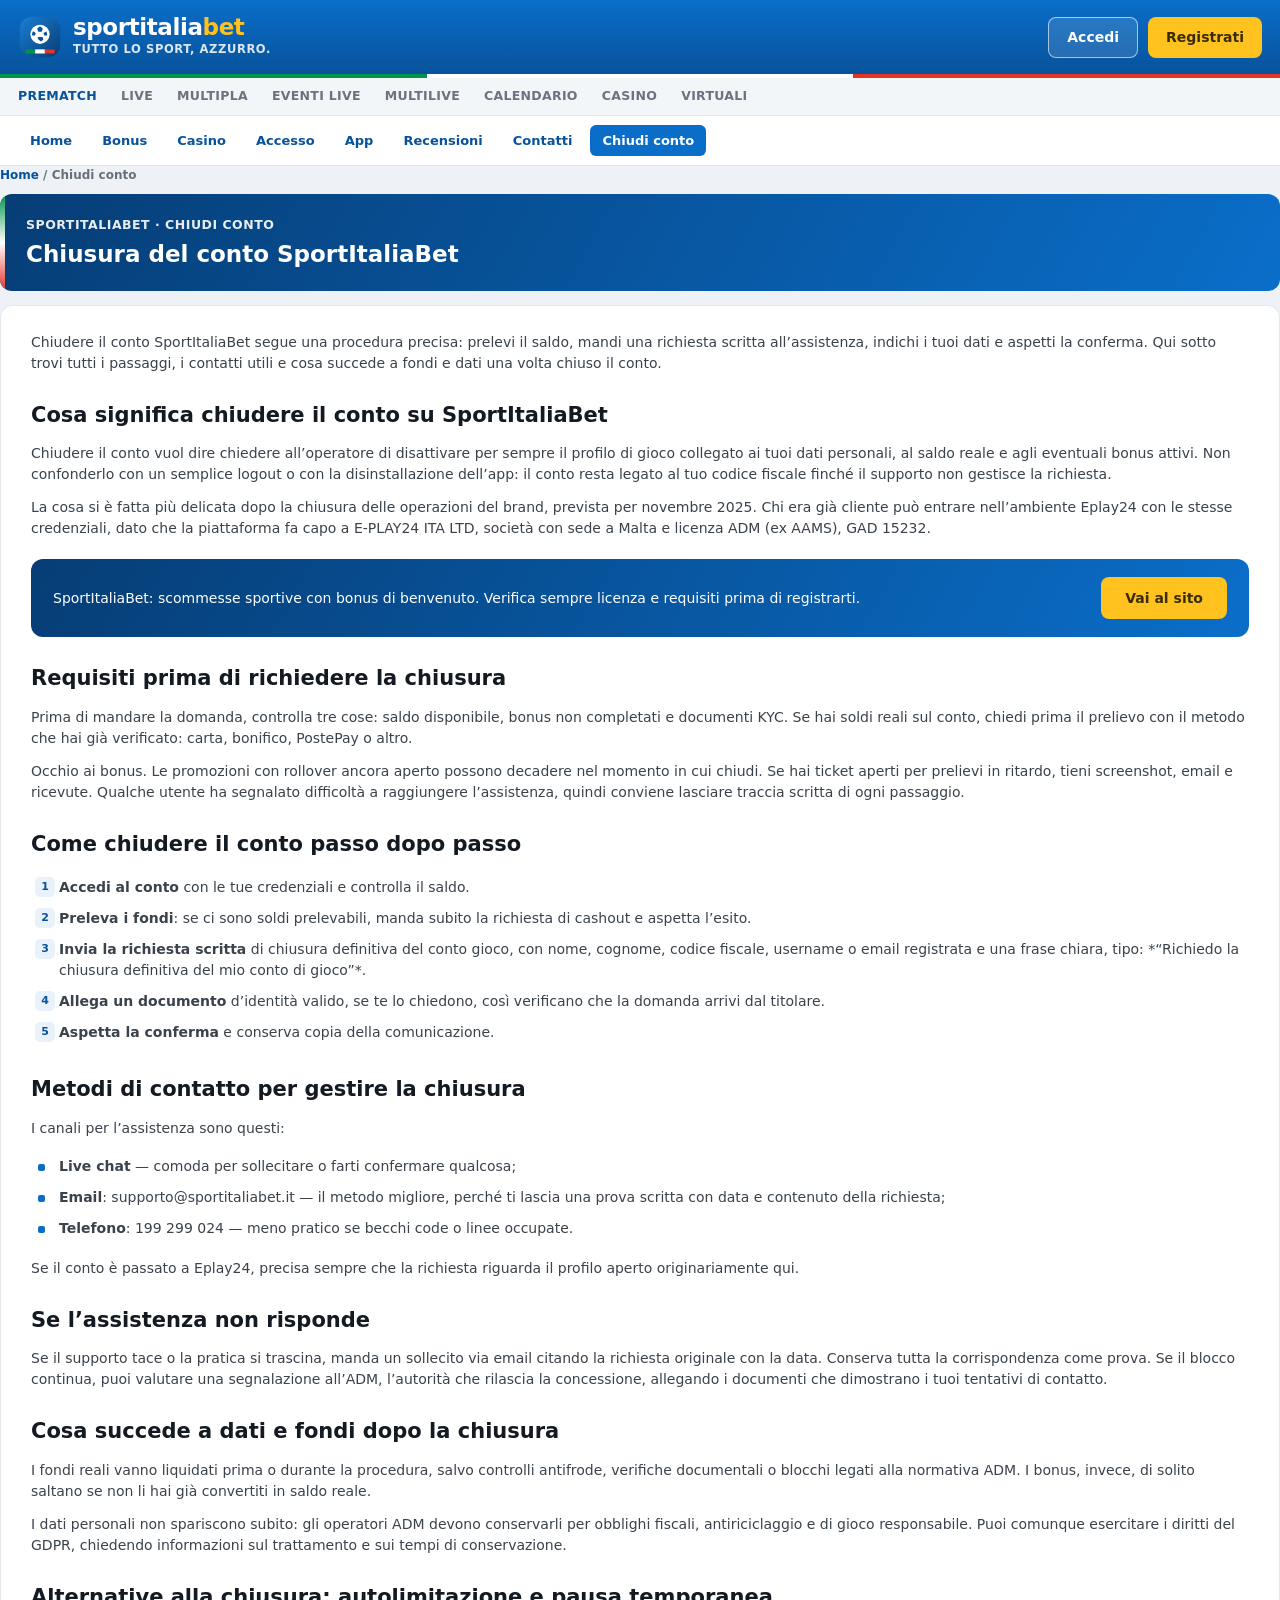
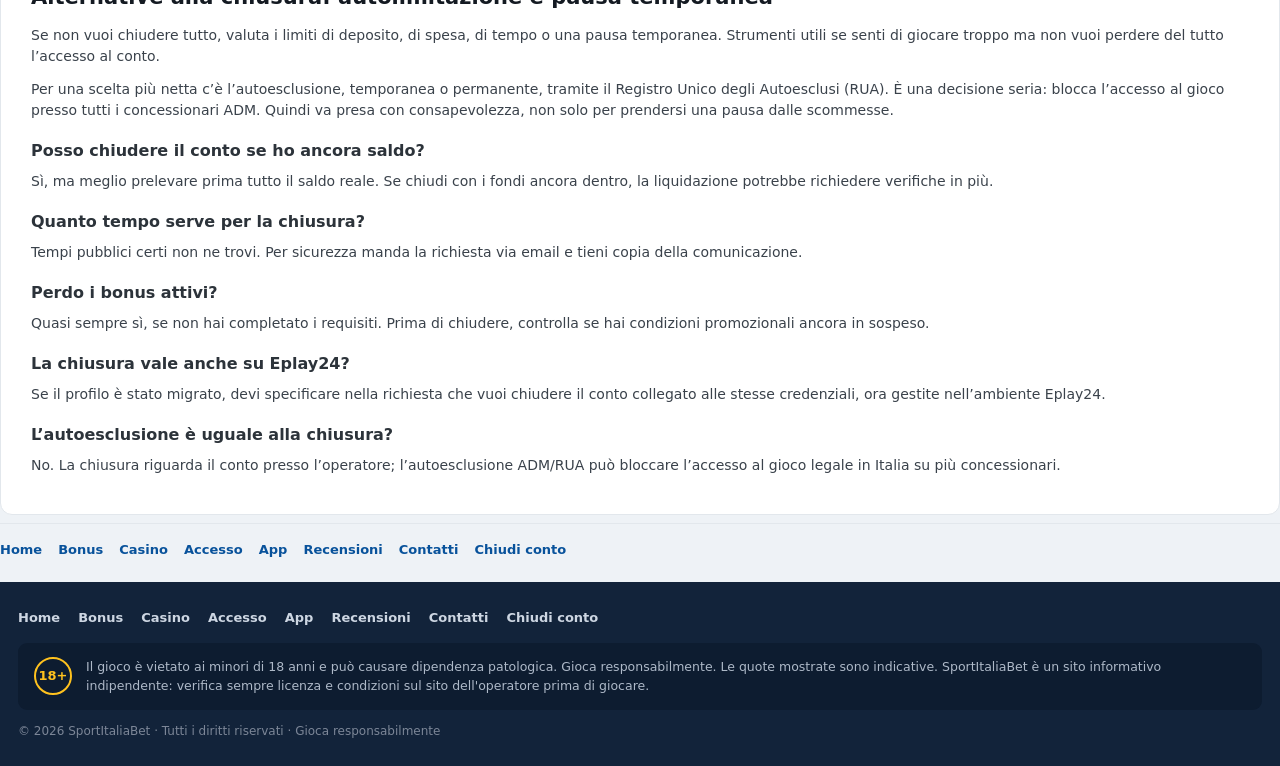
<file: chiudi-conto/index.html>
<!DOCTYPE html>
<html lang="it">
<head>
<meta charset="UTF-8">
<meta name="viewport" content="width=device-width, initial-scale=1">
<title>Chiudere conto SportItaliaBet: guida completa</title>
<meta name="description" content="Scopri come chiudere il conto SportItaliaBet: prelievo saldo, richiesta all’assistenza, contatti utili, dati, bonus e alternative ADM.">
<link rel="canonical" href="https://sport-italia-bet.it.com/chiudi-conto/">
<link rel="alternate" hreflang="it-it" href="https://sport-italia-bet.it.com/chiudi-conto/">
<link rel="alternate" hreflang="x-default" href="https://sport-italia-bet.it.com/">
<link rel="icon" href="/favicon.svg" type="image/svg+xml">
<link rel="stylesheet" href="/assets/style.css">
<script type="application/ld+json">{"@context": "https://schema.org", "@type": "BreadcrumbList", "itemListElement": [{"@type": "ListItem", "position": 1, "name": "Home", "item": "https://sport-italia-bet.it.com/"}, {"@type": "ListItem", "position": 2, "name": "Chiusura del conto SportItaliaBet", "item": "https://sport-italia-bet.it.com/chiudi-conto/"}]}</script>
</head>
<body>
<svg width="0" height="0" style="position:absolute" aria-hidden="true"><defs>
<symbol id="i-ball" viewBox="0 0 24 24"><path fill="currentColor" d="M12 2a10 10 0 100 20 10 10 0 000-20m0 2a8 8 0 016.3 3.1l-2.1 1.5-2.7-2 .6-2.4q-1-.2-2.1-.2m-2.1.2.6 2.4-2.7 2-2.1-1.5A8 8 0 019.9 4.2M4.3 9.4l2 1.5-1 3-2.2.1A8 8 0 014.3 9.4M12 7l3.2 2.3-1.2 3.7H10l-1.2-3.7zm7.7 2.4a8 8 0 011.2 4.6l-2.2-.1-1-3zM7.2 14.6l2.4 0 1.3 3.6-1.8 1.4a8 8 0 01-1.9-5m9.6 0a8 8 0 01-1.9 5l-1.8-1.4 1.3-3.6z"></path></symbol>
<symbol id="i-tennis" viewBox="0 0 24 24"><path fill="currentColor" d="M12 2a10 10 0 100 20 10 10 0 000-20M5 5a8 8 0 011.5 11A8 8 0 015 5m14 0a8 8 0 010 14 8 8 0 010-14"></path></symbol>
<symbol id="i-basket" viewBox="0 0 24 24"><path fill="currentColor" d="M12 2a10 10 0 100 20 10 10 0 000-20m6.9 6h-3.4q.3-2 .9-3.7A8 8 0 0118.9 8M12 4q1.3 2 1.5 4h-3Q10.7 6 12 4M7.6 4.3Q8.2 6 8.5 8H5.1a8 8 0 012.5-3.7M4.3 10h4.3q.1 1 0 2H4.3a8 8 0 010-2m.8 6h3.4q-.3 2-.9 3.7A8 8 0 015.1 16M12 20q-1.3-2-1.5-4h3Q13.3 18 12 20m4.4-.3q-.6-1.7-.9-3.7h3.4a8 8 0 01-2.5 3.7m-.9-5.7q.1-1 0-2h4.2a8 8 0 010 2z"></path></symbol>
<symbol id="i-volley" viewBox="0 0 24 24"><path fill="currentColor" d="M12 2a10 10 0 100 20 10 10 0 000-20m7 7-5-1.5V4.2A8 8 0 0119 9M11 4v4l-5 1.5A8 8 0 0111 4M4.2 11 9 12.5l-3 4A8 8 0 014.2 11M9 19.8A8 8 0 016.5 18l3-4 3 4A8 8 0 019 19.8m6.5-1.8L12.5 14l4.5 1A8 8 0 0115.5 18m.5-4-3-1V8l5-1a8 8 0 01-2 7"></path></symbol>
<symbol id="i-f1" viewBox="0 0 24 24"><path fill="currentColor" d="M2 11h6l2-2h6l2 2h4v3h-3a3 3 0 01-6 0H11a3 3 0 01-6 0H2zm5 1.5A1.5 1.5 0 108.5 14 1.5 1.5 0 007 12.5m10 0A1.5 1.5 0 1018.5 14 1.5 1.5 0 0017 12.5"></path></symbol>
<symbol id="i-star" viewBox="0 0 24 24"><path fill="currentColor" d="m12 2 3 6.3 6.9.9-5 4.8 1.3 6.8L12 17.6 5.8 20.8 7.1 14l-5-4.8 6.9-.9z"></path></symbol>
<symbol id="i-phone" viewBox="0 0 24 24"><path fill="currentColor" d="M7 2h10a2 2 0 012 2v16a2 2 0 01-2 2H7a2 2 0 01-2-2V4a2 2 0 012-2m5 17a1 1 0 100 2 1 1 0 000-2M7 5v12h10V5z"></path></symbol>
</defs></svg>
<header>
  <a class="logo" href="/" aria-label="SportItaliaBet">
    <svg viewBox="0 0 48 48" role="img"><defs><linearGradient id="lg" x1="0" y1="0" x2="1" y2="1"><stop offset="0" stop-color="#1a7fd6"></stop><stop offset="1" stop-color="#063d75"></stop></linearGradient></defs><rect x="2" y="2" width="44" height="44" rx="13" fill="url(#lg)"></rect><circle cx="24" cy="21" r="10.5" fill="#fff"></circle><path fill="#08529b" d="M24 12.4l3.1 2.3-1.2 3.6h-3.8l-1.2-3.6zM17 17.9l2.3 1.7-.9 2.7-2.9.1a8 8 0 01.6-4.5zm14 0a8 8 0 01.6 4.5l-2.9-.1-.9-2.7zm-9.7 6.2h5.4l1.1 2.6-2.8 2.2-2.8-2.2z"></path><g><rect x="8" y="37.5" width="10.7" height="4.5" rx="1" fill="#00934b"></rect><rect x="18.7" y="37.5" width="10.6" height="4.5" fill="#fff"></rect><rect x="29.3" y="37.5" width="10.7" height="4.5" rx="1" fill="#e63328"></rect></g></svg>
    <div><div class="name">sportitalia<b>bet</b></div><div class="tag">tutto lo sport, azzurro.</div></div>
  </a>
  <div class="head-right">
    <a class="btn btn-ghost" data-aff href="https://api.sport-italia-bet.it.com/login">Accedi</a>
    <a class="btn btn-gold" data-aff href="https://api.sport-italia-bet.it.com/login">Registrati</a>
  </div>
</header>
<div class="tricolore"><i></i><i></i><i></i></div>
<nav class="nav2">
  <a class="on" data-aff href="https://api.sport-italia-bet.it.com/login">Prematch</a>
  <a data-aff href="https://api.sport-italia-bet.it.com/login">Live</a>
  <a data-aff href="https://api.sport-italia-bet.it.com/login">Multipla</a>
  <a data-aff href="https://api.sport-italia-bet.it.com/login">Eventi Live</a>
  <a data-aff href="https://api.sport-italia-bet.it.com/login">Multilive</a>
  <a data-aff href="https://api.sport-italia-bet.it.com/login">Calendario</a>
  <a data-aff href="https://api.sport-italia-bet.it.com/login">Casino</a>
  <a data-aff href="https://api.sport-italia-bet.it.com/login">Virtuali</a>
</nav>
<nav class="navsite">
<a href="/">Home</a><a href="/bonus/">Bonus</a><a href="/casino/">Casino</a><a href="/accesso/">Accesso</a><a href="/app/">App</a><a href="/recensioni/">Recensioni</a><a href="/contatti/">Contatti</a><a href="/chiudi-conto/" class="on">Chiudi conto</a>
</nav>
<div class="wrap">
  <div class="crumb"><a href="/">Home</a> / <b>Chiudi conto</b></div>
  <div class="phero"><div class="kick">SportItaliaBet · Chiudi conto</div><h1>Chiusura del conto SportItaliaBet</h1></div>
  <article class="seo">
<p>Chiudere il conto SportItaliaBet segue una procedura precisa: prelevi il saldo, mandi una richiesta scritta all’assistenza, indichi i tuoi dati e aspetti la conferma. Qui sotto trovi tutti i passaggi, i contatti utili e cosa succede a fondi e dati una volta chiuso il conto.</p>
<h2>Cosa significa chiudere il conto su SportItaliaBet</h2>
<p>Chiudere il conto vuol dire chiedere all’operatore di disattivare per sempre il profilo di gioco collegato ai tuoi dati personali, al saldo reale e agli eventuali bonus attivi. Non confonderlo con un semplice logout o con la disinstallazione dell’app: il conto resta legato al tuo codice fiscale finché il supporto non gestisce la richiesta.</p>
<p>La cosa si è fatta più delicata dopo la chiusura delle operazioni del brand, prevista per novembre 2025. Chi era già cliente può entrare nell’ambiente Eplay24 con le stesse credenziali, dato che la piattaforma fa capo a E-PLAY24 ITA LTD, società con sede a Malta e licenza ADM (ex AAMS), GAD 15232.</p>
<div class="ctabox"><div>SportItaliaBet: scommesse sportive con bonus di benvenuto. Verifica sempre licenza e requisiti prima di registrarti.</div><a class="btn btn-gold" data-aff href="https://api.sport-italia-bet.it.com/login">Vai al sito</a></div><h2>Requisiti prima di richiedere la chiusura</h2>
<p>Prima di mandare la domanda, controlla tre cose: saldo disponibile, bonus non completati e documenti KYC. Se hai soldi reali sul conto, chiedi prima il prelievo con il metodo che hai già verificato: carta, bonifico, PostePay o altro.</p>
<p>Occhio ai bonus. Le promozioni con rollover ancora aperto possono decadere nel momento in cui chiudi. Se hai ticket aperti per prelievi in ritardo, tieni screenshot, email e ricevute. Qualche utente ha segnalato difficoltà a raggiungere l’assistenza, quindi conviene lasciare traccia scritta di ogni passaggio.</p>
<h2>Come chiudere il conto passo dopo passo</h2>
<ol><li><b>Accedi al conto</b> con le tue credenziali e controlla il saldo.</li><li><b>Preleva i fondi</b>: se ci sono soldi prelevabili, manda subito la richiesta di cashout e aspetta l’esito.</li><li><b>Invia la richiesta scritta</b> di chiusura definitiva del conto gioco, con nome, cognome, codice fiscale, username o email registrata e una frase chiara, tipo: *“Richiedo la chiusura definitiva del mio conto di gioco”*.</li><li><b>Allega un documento</b> d’identità valido, se te lo chiedono, così verificano che la domanda arrivi dal titolare.</li><li><b>Aspetta la conferma</b> e conserva copia della comunicazione.</li></ol>
<h2>Metodi di contatto per gestire la chiusura</h2>
<p>I canali per l’assistenza sono questi:</p>
<ul><li><b>Live chat</b> — comoda per sollecitare o farti confermare qualcosa;</li><li><b>Email</b>: supporto@sportitaliabet.it — il metodo migliore, perché ti lascia una prova scritta con data e contenuto della richiesta;</li><li><b>Telefono</b>: 199 299 024 — meno pratico se becchi code o linee occupate.</li></ul>
<p>Se il conto è passato a Eplay24, precisa sempre che la richiesta riguarda il profilo aperto originariamente qui.</p>
<h2>Se l’assistenza non risponde</h2>
<p>Se il supporto tace o la pratica si trascina, manda un sollecito via email citando la richiesta originale con la data. Conserva tutta la corrispondenza come prova. Se il blocco continua, puoi valutare una segnalazione all’ADM, l’autorità che rilascia la concessione, allegando i documenti che dimostrano i tuoi tentativi di contatto.</p>
<h2>Cosa succede a dati e fondi dopo la chiusura</h2>
<p>I fondi reali vanno liquidati prima o durante la procedura, salvo controlli antifrode, verifiche documentali o blocchi legati alla normativa ADM. I bonus, invece, di solito saltano se non li hai già convertiti in saldo reale.</p>
<p>I dati personali non spariscono subito: gli operatori ADM devono conservarli per obblighi fiscali, antiriciclaggio e di gioco responsabile. Puoi comunque esercitare i diritti del GDPR, chiedendo informazioni sul trattamento e sui tempi di conservazione.</p>
<h2>Alternative alla chiusura: autolimitazione e pausa temporanea</h2>
<p>Se non vuoi chiudere tutto, valuta i limiti di deposito, di spesa, di tempo o una pausa temporanea. Strumenti utili se senti di giocare troppo ma non vuoi perdere del tutto l’accesso al conto.</p>
<p>Per una scelta più netta c’è l’autoesclusione, temporanea o permanente, tramite il Registro Unico degli Autoesclusi (RUA). È una decisione seria: blocca l’accesso al gioco presso tutti i concessionari ADM. Quindi va presa con consapevolezza, non solo per prendersi una pausa dalle scommesse.</p>
<h3>Posso chiudere il conto se ho ancora saldo?</h3>
<p>Sì, ma meglio prelevare prima tutto il saldo reale. Se chiudi con i fondi ancora dentro, la liquidazione potrebbe richiedere verifiche in più.</p>
<h3>Quanto tempo serve per la chiusura?</h3>
<p>Tempi pubblici certi non ne trovi. Per sicurezza manda la richiesta via email e tieni copia della comunicazione.</p>
<h3>Perdo i bonus attivi?</h3>
<p>Quasi sempre sì, se non hai completato i requisiti. Prima di chiudere, controlla se hai condizioni promozionali ancora in sospeso.</p>
<h3>La chiusura vale anche su Eplay24?</h3>
<p>Se il profilo è stato migrato, devi specificare nella richiesta che vuoi chiudere il conto collegato alle stesse credenziali, ora gestite nell’ambiente Eplay24.</p>
<h3>L’autoesclusione è uguale alla chiusura?</h3>
<p>No. La chiusura riguarda il conto presso l’operatore; l’autoesclusione ADM/RUA può bloccare l’accesso al gioco legale in Italia su più concessionari.</p>
  </article>
  <div class="clusterFoot"><a href="/">Home</a><a href="/bonus/">Bonus</a><a href="/casino/">Casino</a><a href="/accesso/">Accesso</a><a href="/app/">App</a><a href="/recensioni/">Recensioni</a><a href="/contatti/">Contatti</a><a href="/chiudi-conto/">Chiudi conto</a></div>
</div>
<footer>
  <div class="foot-in">
    <div class="foot-nav">
      <a href="/">Home</a>
      <a href="/bonus/">Bonus</a>
      <a href="/casino/">Casino</a>
      <a href="/accesso/">Accesso</a>
      <a href="/app/">App</a>
      <a href="/recensioni/">Recensioni</a>
      <a href="/contatti/">Contatti</a>
      <a href="/chiudi-conto/">Chiudi conto</a>
    </div>
    <div class="foot-comp">
      <span class="age">18+</span>
      <span>Il gioco è vietato ai minori di 18 anni e può causare dipendenza patologica. Gioca responsabilmente. Le quote mostrate sono indicative. SportItaliaBet è un sito informativo indipendente: verifica sempre licenza e condizioni sul sito dell'operatore prima di giocare.</span>
    </div>
    <div class="foot-low">© 2026 SportItaliaBet · Tutti i diritti riservati · Gioca responsabilmente</div>
  </div>
</footer>
<script>
// ⚠ Link affiliato SportItaliaBet — INSERISCI QUI il link reale (ora segnaposto "#", link disattivati).
document.addEventListener('DOMContentLoaded',function(){
  var AFF="#"; // <-- metti qui l'URL affiliato; tutti i CTA si aggiornano da soli
  document.querySelectorAll('[data-aff]').forEach(function(a){
    if(AFF!=="#"){a.setAttribute('href',AFF);a.setAttribute('target','_blank');a.setAttribute('rel','sponsored nofollow noopener');}
  });
});
</script>
</body>
</html>
</file>
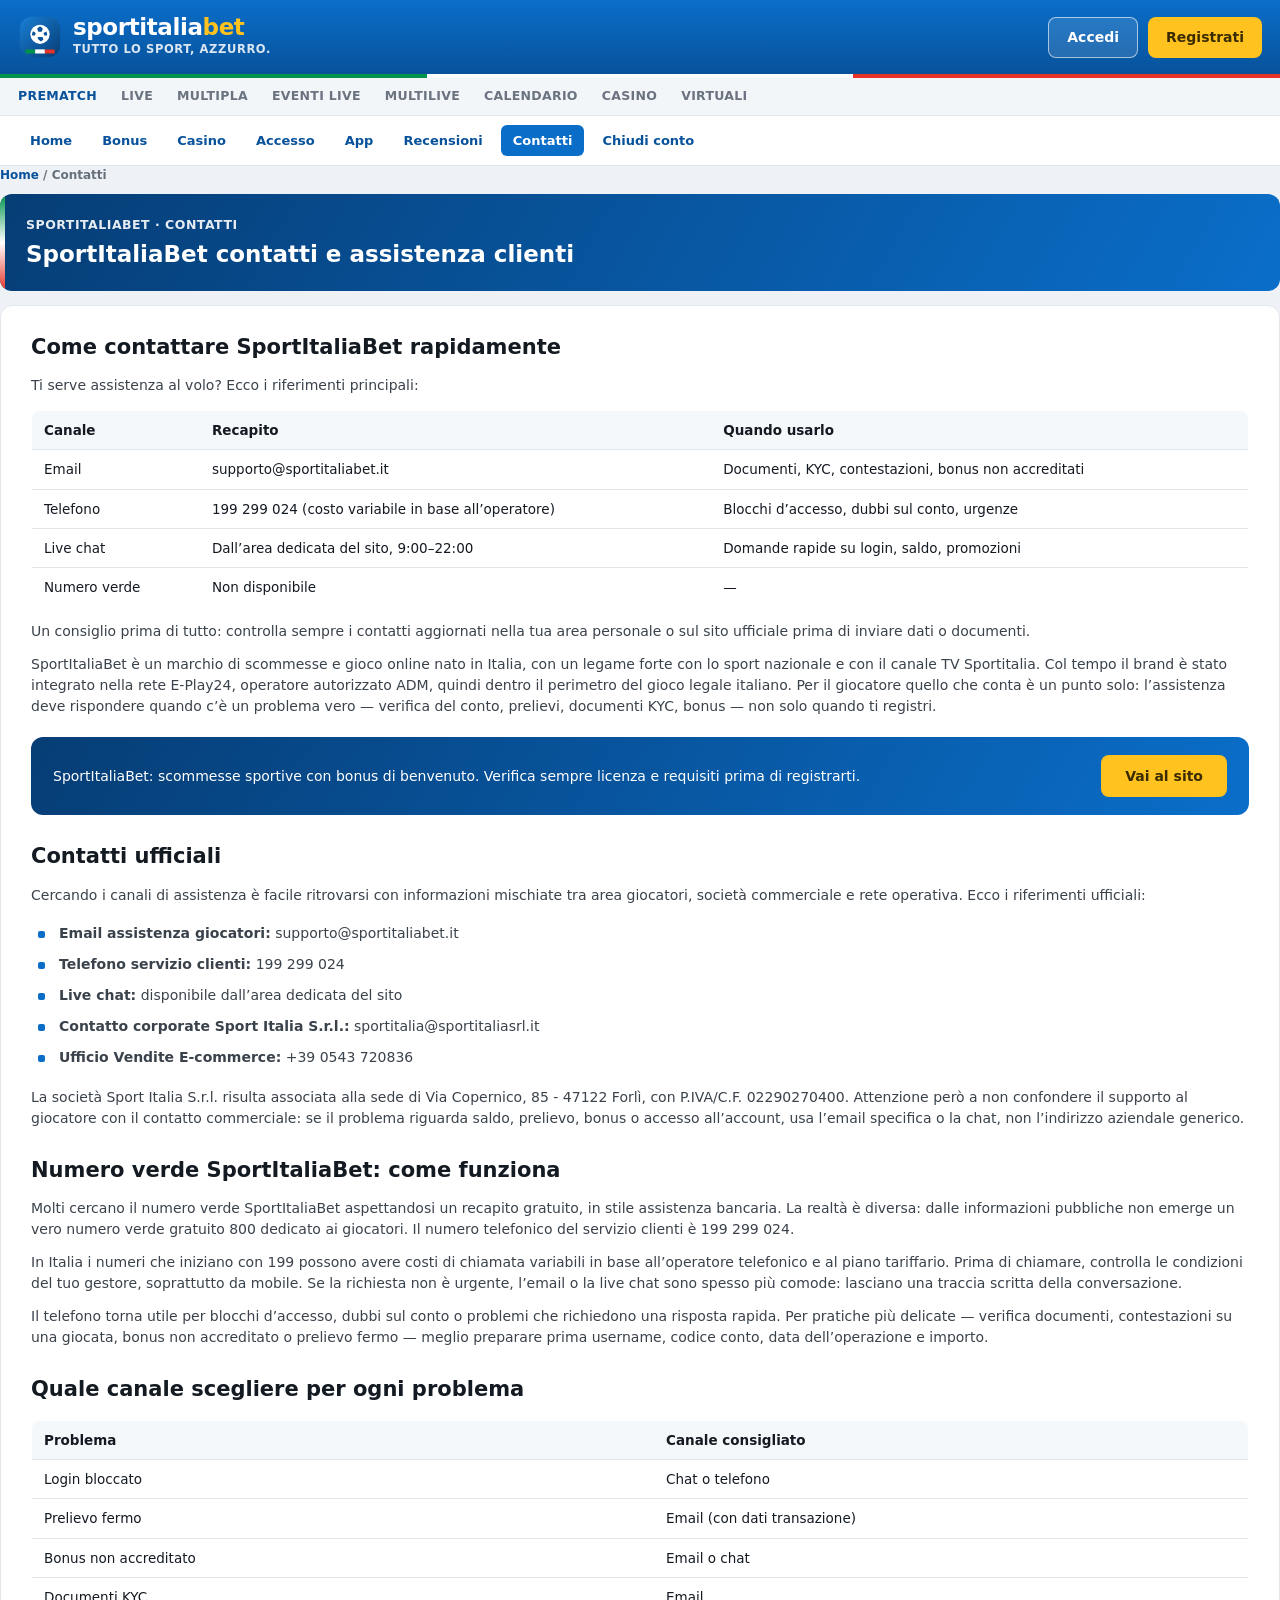
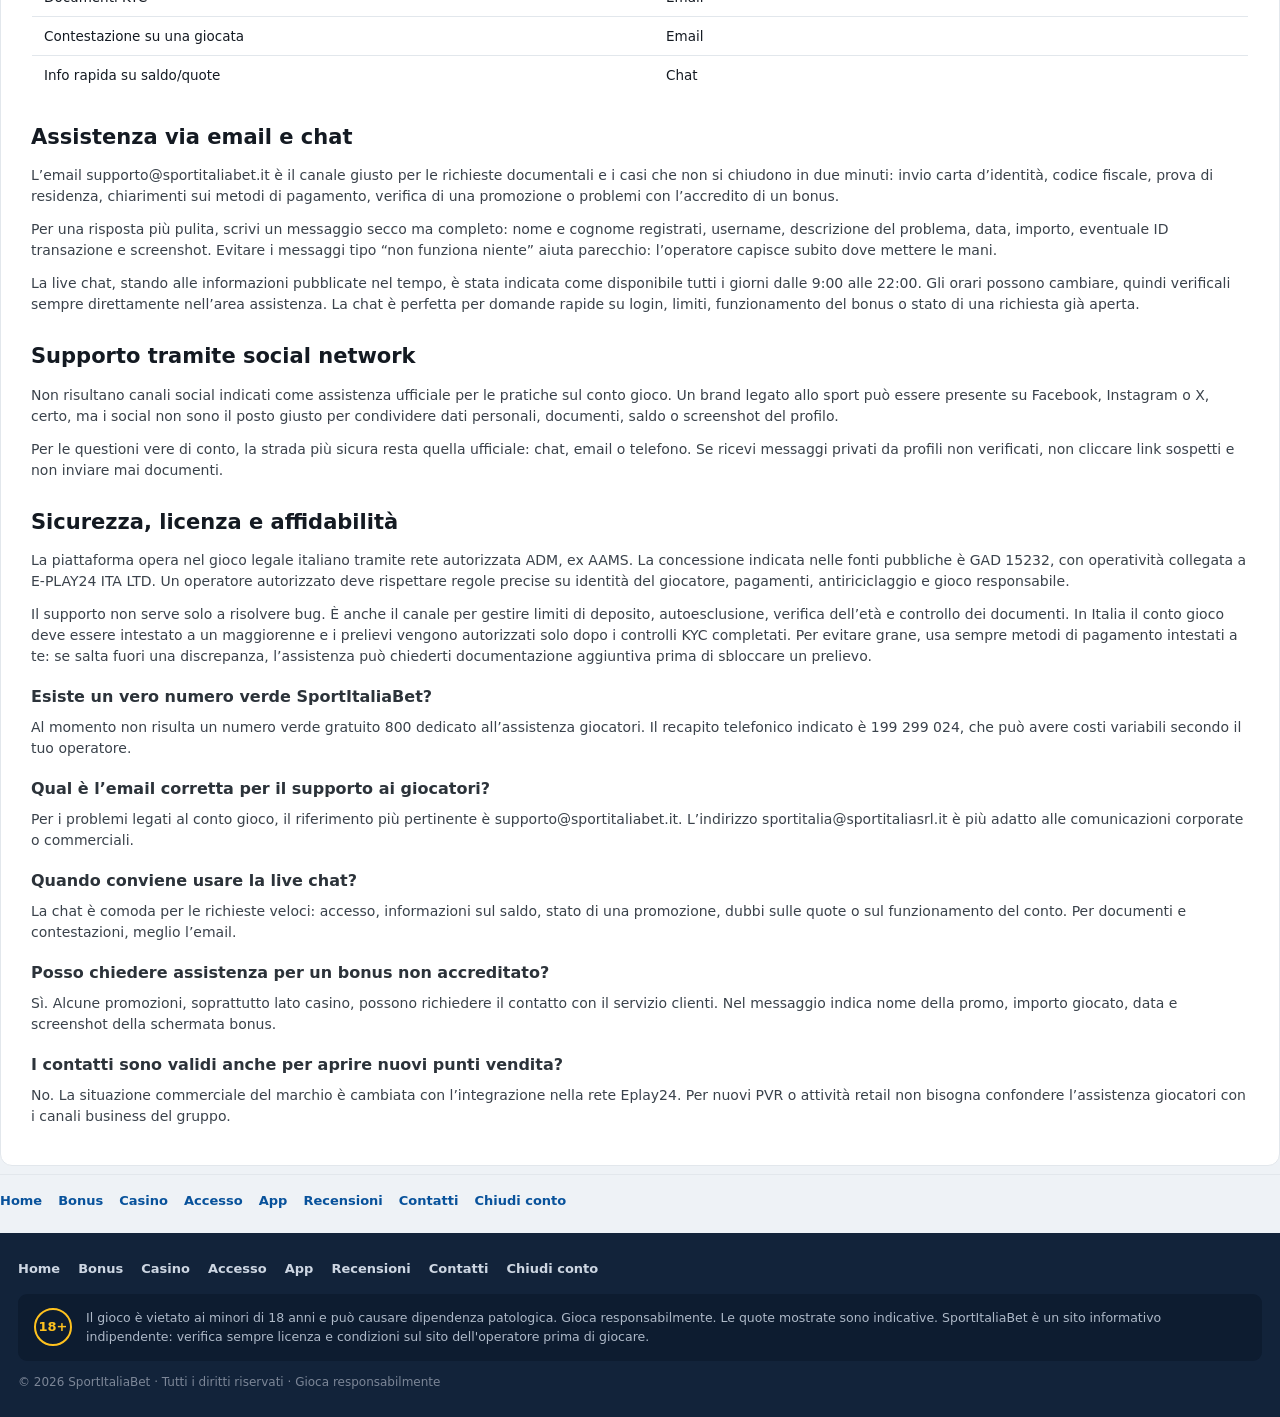
<file: contatti/index.html>
<!DOCTYPE html>
<html lang="it">
<head>
<meta charset="UTF-8">
<meta name="viewport" content="width=device-width, initial-scale=1">
<title>SportItaliaBet contatti: assistenza, email e telefono</title>
<meta name="description" content="Come contattare SportItaliaBet: email, telefono 199 299 024, live chat, orari, numero verde e canali giusti per assistenza su conto e bonus.">
<link rel="canonical" href="https://sport-italia-bet.it.com/contatti/">
<link rel="alternate" hreflang="it-it" href="https://sport-italia-bet.it.com/contatti/">
<link rel="alternate" hreflang="x-default" href="https://sport-italia-bet.it.com/">
<link rel="icon" href="/favicon.svg" type="image/svg+xml">
<link rel="stylesheet" href="/assets/style.css">
<script type="application/ld+json">{"@context": "https://schema.org", "@type": "BreadcrumbList", "itemListElement": [{"@type": "ListItem", "position": 1, "name": "Home", "item": "https://sport-italia-bet.it.com/"}, {"@type": "ListItem", "position": 2, "name": "SportItaliaBet contatti e assistenza clienti", "item": "https://sport-italia-bet.it.com/contatti/"}]}</script>
</head>
<body>
<svg width="0" height="0" style="position:absolute" aria-hidden="true"><defs>
<symbol id="i-ball" viewBox="0 0 24 24"><path fill="currentColor" d="M12 2a10 10 0 100 20 10 10 0 000-20m0 2a8 8 0 016.3 3.1l-2.1 1.5-2.7-2 .6-2.4q-1-.2-2.1-.2m-2.1.2.6 2.4-2.7 2-2.1-1.5A8 8 0 019.9 4.2M4.3 9.4l2 1.5-1 3-2.2.1A8 8 0 014.3 9.4M12 7l3.2 2.3-1.2 3.7H10l-1.2-3.7zm7.7 2.4a8 8 0 011.2 4.6l-2.2-.1-1-3zM7.2 14.6l2.4 0 1.3 3.6-1.8 1.4a8 8 0 01-1.9-5m9.6 0a8 8 0 01-1.9 5l-1.8-1.4 1.3-3.6z"></path></symbol>
<symbol id="i-tennis" viewBox="0 0 24 24"><path fill="currentColor" d="M12 2a10 10 0 100 20 10 10 0 000-20M5 5a8 8 0 011.5 11A8 8 0 015 5m14 0a8 8 0 010 14 8 8 0 010-14"></path></symbol>
<symbol id="i-basket" viewBox="0 0 24 24"><path fill="currentColor" d="M12 2a10 10 0 100 20 10 10 0 000-20m6.9 6h-3.4q.3-2 .9-3.7A8 8 0 0118.9 8M12 4q1.3 2 1.5 4h-3Q10.7 6 12 4M7.6 4.3Q8.2 6 8.5 8H5.1a8 8 0 012.5-3.7M4.3 10h4.3q.1 1 0 2H4.3a8 8 0 010-2m.8 6h3.4q-.3 2-.9 3.7A8 8 0 015.1 16M12 20q-1.3-2-1.5-4h3Q13.3 18 12 20m4.4-.3q-.6-1.7-.9-3.7h3.4a8 8 0 01-2.5 3.7m-.9-5.7q.1-1 0-2h4.2a8 8 0 010 2z"></path></symbol>
<symbol id="i-volley" viewBox="0 0 24 24"><path fill="currentColor" d="M12 2a10 10 0 100 20 10 10 0 000-20m7 7-5-1.5V4.2A8 8 0 0119 9M11 4v4l-5 1.5A8 8 0 0111 4M4.2 11 9 12.5l-3 4A8 8 0 014.2 11M9 19.8A8 8 0 016.5 18l3-4 3 4A8 8 0 019 19.8m6.5-1.8L12.5 14l4.5 1A8 8 0 0115.5 18m.5-4-3-1V8l5-1a8 8 0 01-2 7"></path></symbol>
<symbol id="i-f1" viewBox="0 0 24 24"><path fill="currentColor" d="M2 11h6l2-2h6l2 2h4v3h-3a3 3 0 01-6 0H11a3 3 0 01-6 0H2zm5 1.5A1.5 1.5 0 108.5 14 1.5 1.5 0 007 12.5m10 0A1.5 1.5 0 1018.5 14 1.5 1.5 0 0017 12.5"></path></symbol>
<symbol id="i-star" viewBox="0 0 24 24"><path fill="currentColor" d="m12 2 3 6.3 6.9.9-5 4.8 1.3 6.8L12 17.6 5.8 20.8 7.1 14l-5-4.8 6.9-.9z"></path></symbol>
<symbol id="i-phone" viewBox="0 0 24 24"><path fill="currentColor" d="M7 2h10a2 2 0 012 2v16a2 2 0 01-2 2H7a2 2 0 01-2-2V4a2 2 0 012-2m5 17a1 1 0 100 2 1 1 0 000-2M7 5v12h10V5z"></path></symbol>
</defs></svg>
<header>
  <a class="logo" href="/" aria-label="SportItaliaBet">
    <svg viewBox="0 0 48 48" role="img"><defs><linearGradient id="lg" x1="0" y1="0" x2="1" y2="1"><stop offset="0" stop-color="#1a7fd6"></stop><stop offset="1" stop-color="#063d75"></stop></linearGradient></defs><rect x="2" y="2" width="44" height="44" rx="13" fill="url(#lg)"></rect><circle cx="24" cy="21" r="10.5" fill="#fff"></circle><path fill="#08529b" d="M24 12.4l3.1 2.3-1.2 3.6h-3.8l-1.2-3.6zM17 17.9l2.3 1.7-.9 2.7-2.9.1a8 8 0 01.6-4.5zm14 0a8 8 0 01.6 4.5l-2.9-.1-.9-2.7zm-9.7 6.2h5.4l1.1 2.6-2.8 2.2-2.8-2.2z"></path><g><rect x="8" y="37.5" width="10.7" height="4.5" rx="1" fill="#00934b"></rect><rect x="18.7" y="37.5" width="10.6" height="4.5" fill="#fff"></rect><rect x="29.3" y="37.5" width="10.7" height="4.5" rx="1" fill="#e63328"></rect></g></svg>
    <div><div class="name">sportitalia<b>bet</b></div><div class="tag">tutto lo sport, azzurro.</div></div>
  </a>
  <div class="head-right">
    <a class="btn btn-ghost" data-aff href="https://api.sport-italia-bet.it.com/login">Accedi</a>
    <a class="btn btn-gold" data-aff href="https://api.sport-italia-bet.it.com/login">Registrati</a>
  </div>
</header>
<div class="tricolore"><i></i><i></i><i></i></div>
<nav class="nav2">
  <a class="on" data-aff href="https://api.sport-italia-bet.it.com/login">Prematch</a>
  <a data-aff href="https://api.sport-italia-bet.it.com/login">Live</a>
  <a data-aff href="https://api.sport-italia-bet.it.com/login">Multipla</a>
  <a data-aff href="https://api.sport-italia-bet.it.com/login">Eventi Live</a>
  <a data-aff href="https://api.sport-italia-bet.it.com/login">Multilive</a>
  <a data-aff href="https://api.sport-italia-bet.it.com/login">Calendario</a>
  <a data-aff href="https://api.sport-italia-bet.it.com/login">Casino</a>
  <a data-aff href="https://api.sport-italia-bet.it.com/login">Virtuali</a>
</nav>
<nav class="navsite">
<a href="/">Home</a><a href="/bonus/">Bonus</a><a href="/casino/">Casino</a><a href="/accesso/">Accesso</a><a href="/app/">App</a><a href="/recensioni/">Recensioni</a><a href="/contatti/" class="on">Contatti</a><a href="/chiudi-conto/">Chiudi conto</a>
</nav>
<div class="wrap">
  <div class="crumb"><a href="/">Home</a> / <b>Contatti</b></div>
  <div class="phero"><div class="kick">SportItaliaBet · Contatti</div><h1>SportItaliaBet contatti e assistenza clienti</h1></div>
  <article class="seo">
<h2>Come contattare SportItaliaBet rapidamente</h2>
<p>Ti serve assistenza al volo? Ecco i riferimenti principali:</p>
<div class="mdtable"><table><thead><tr><th>Canale</th><th>Recapito</th><th>Quando usarlo</th></tr></thead><tbody><tr><td>Email</td><td>supporto@sportitaliabet.it</td><td>Documenti, KYC, contestazioni, bonus non accreditati</td></tr><tr><td>Telefono</td><td>199 299 024 (costo variabile in base all’operatore)</td><td>Blocchi d’accesso, dubbi sul conto, urgenze</td></tr><tr><td>Live chat</td><td>Dall’area dedicata del sito, 9:00–22:00</td><td>Domande rapide su login, saldo, promozioni</td></tr><tr><td>Numero verde</td><td>Non disponibile</td><td>—</td></tr></tbody></table></div>
<p>Un consiglio prima di tutto: controlla sempre i contatti aggiornati nella tua area personale o sul sito ufficiale prima di inviare dati o documenti.</p>
<p>SportItaliaBet è un marchio di scommesse e gioco online nato in Italia, con un legame forte con lo sport nazionale e con il canale TV Sportitalia. Col tempo il brand è stato integrato nella rete E-Play24, operatore autorizzato ADM, quindi dentro il perimetro del gioco legale italiano. Per il giocatore quello che conta è un punto solo: l’assistenza deve rispondere quando c’è un problema vero — verifica del conto, prelievi, documenti KYC, bonus — non solo quando ti registri.</p>
<div class="ctabox"><div>SportItaliaBet: scommesse sportive con bonus di benvenuto. Verifica sempre licenza e requisiti prima di registrarti.</div><a class="btn btn-gold" data-aff href="https://api.sport-italia-bet.it.com/login">Vai al sito</a></div><h2>Contatti ufficiali</h2>
<p>Cercando i canali di assistenza è facile ritrovarsi con informazioni mischiate tra area giocatori, società commerciale e rete operativa. Ecco i riferimenti ufficiali:</p>
<ul><li><b>Email assistenza giocatori:</b> supporto@sportitaliabet.it</li><li><b>Telefono servizio clienti:</b> 199 299 024</li><li><b>Live chat:</b> disponibile dall’area dedicata del sito</li><li><b>Contatto corporate Sport Italia S.r.l.:</b> sportitalia@sportitaliasrl.it</li><li><b>Ufficio Vendite E-commerce:</b> +39 0543 720836</li></ul>
<p>La società Sport Italia S.r.l. risulta associata alla sede di Via Copernico, 85 - 47122 Forlì, con P.IVA/C.F. 02290270400. Attenzione però a non confondere il supporto al giocatore con il contatto commerciale: se il problema riguarda saldo, prelievo, bonus o accesso all’account, usa l’email specifica o la chat, non l’indirizzo aziendale generico.</p>
<h2>Numero verde SportItaliaBet: come funziona</h2>
<p>Molti cercano il numero verde SportItaliaBet aspettandosi un recapito gratuito, in stile assistenza bancaria. La realtà è diversa: dalle informazioni pubbliche non emerge un vero numero verde gratuito 800 dedicato ai giocatori. Il numero telefonico del servizio clienti è 199 299 024.</p>
<p>In Italia i numeri che iniziano con 199 possono avere costi di chiamata variabili in base all’operatore telefonico e al piano tariffario. Prima di chiamare, controlla le condizioni del tuo gestore, soprattutto da mobile. Se la richiesta non è urgente, l’email o la live chat sono spesso più comode: lasciano una traccia scritta della conversazione.</p>
<p>Il telefono torna utile per blocchi d’accesso, dubbi sul conto o problemi che richiedono una risposta rapida. Per pratiche più delicate — verifica documenti, contestazioni su una giocata, bonus non accreditato o prelievo fermo — meglio preparare prima username, codice conto, data dell’operazione e importo.</p>
<h2>Quale canale scegliere per ogni problema</h2>
<div class="mdtable"><table><thead><tr><th>Problema</th><th>Canale consigliato</th></tr></thead><tbody><tr><td>Login bloccato</td><td>Chat o telefono</td></tr><tr><td>Prelievo fermo</td><td>Email (con dati transazione)</td></tr><tr><td>Bonus non accreditato</td><td>Email o chat</td></tr><tr><td>Documenti KYC</td><td>Email</td></tr><tr><td>Contestazione su una giocata</td><td>Email</td></tr><tr><td>Info rapida su saldo/quote</td><td>Chat</td></tr></tbody></table></div>
<h2>Assistenza via email e chat</h2>
<p>L’email supporto@sportitaliabet.it è il canale giusto per le richieste documentali e i casi che non si chiudono in due minuti: invio carta d’identità, codice fiscale, prova di residenza, chiarimenti sui metodi di pagamento, verifica di una promozione o problemi con l’accredito di un bonus.</p>
<p>Per una risposta più pulita, scrivi un messaggio secco ma completo: nome e cognome registrati, username, descrizione del problema, data, importo, eventuale ID transazione e screenshot. Evitare i messaggi tipo “non funziona niente” aiuta parecchio: l’operatore capisce subito dove mettere le mani.</p>
<p>La live chat, stando alle informazioni pubblicate nel tempo, è stata indicata come disponibile tutti i giorni dalle 9:00 alle 22:00. Gli orari possono cambiare, quindi verificali sempre direttamente nell’area assistenza. La chat è perfetta per domande rapide su login, limiti, funzionamento del bonus o stato di una richiesta già aperta.</p>
<h2>Supporto tramite social network</h2>
<p>Non risultano canali social indicati come assistenza ufficiale per le pratiche sul conto gioco. Un brand legato allo sport può essere presente su Facebook, Instagram o X, certo, ma i social non sono il posto giusto per condividere dati personali, documenti, saldo o screenshot del profilo.</p>
<p>Per le questioni vere di conto, la strada più sicura resta quella ufficiale: chat, email o telefono. Se ricevi messaggi privati da profili non verificati, non cliccare link sospetti e non inviare mai documenti.</p>
<h2>Sicurezza, licenza e affidabilità</h2>
<p>La piattaforma opera nel gioco legale italiano tramite rete autorizzata ADM, ex AAMS. La concessione indicata nelle fonti pubbliche è GAD 15232, con operatività collegata a E-PLAY24 ITA LTD. Un operatore autorizzato deve rispettare regole precise su identità del giocatore, pagamenti, antiriciclaggio e gioco responsabile.</p>
<p>Il supporto non serve solo a risolvere bug. È anche il canale per gestire limiti di deposito, autoesclusione, verifica dell’età e controllo dei documenti. In Italia il conto gioco deve essere intestato a un maggiorenne e i prelievi vengono autorizzati solo dopo i controlli KYC completati. Per evitare grane, usa sempre metodi di pagamento intestati a te: se salta fuori una discrepanza, l’assistenza può chiederti documentazione aggiuntiva prima di sbloccare un prelievo.</p>
<h3>Esiste un vero numero verde SportItaliaBet?</h3>
<p>Al momento non risulta un numero verde gratuito 800 dedicato all’assistenza giocatori. Il recapito telefonico indicato è 199 299 024, che può avere costi variabili secondo il tuo operatore.</p>
<h3>Qual è l’email corretta per il supporto ai giocatori?</h3>
<p>Per i problemi legati al conto gioco, il riferimento più pertinente è supporto@sportitaliabet.it. L’indirizzo sportitalia@sportitaliasrl.it è più adatto alle comunicazioni corporate o commerciali.</p>
<h3>Quando conviene usare la live chat?</h3>
<p>La chat è comoda per le richieste veloci: accesso, informazioni sul saldo, stato di una promozione, dubbi sulle quote o sul funzionamento del conto. Per documenti e contestazioni, meglio l’email.</p>
<h3>Posso chiedere assistenza per un bonus non accreditato?</h3>
<p>Sì. Alcune promozioni, soprattutto lato casino, possono richiedere il contatto con il servizio clienti. Nel messaggio indica nome della promo, importo giocato, data e screenshot della schermata bonus.</p>
<h3>I contatti sono validi anche per aprire nuovi punti vendita?</h3>
<p>No. La situazione commerciale del marchio è cambiata con l’integrazione nella rete Eplay24. Per nuovi PVR o attività retail non bisogna confondere l’assistenza giocatori con i canali business del gruppo.</p>
  </article>
  <div class="clusterFoot"><a href="/">Home</a><a href="/bonus/">Bonus</a><a href="/casino/">Casino</a><a href="/accesso/">Accesso</a><a href="/app/">App</a><a href="/recensioni/">Recensioni</a><a href="/contatti/">Contatti</a><a href="/chiudi-conto/">Chiudi conto</a></div>
</div>
<footer>
  <div class="foot-in">
    <div class="foot-nav">
      <a href="/">Home</a>
      <a href="/bonus/">Bonus</a>
      <a href="/casino/">Casino</a>
      <a href="/accesso/">Accesso</a>
      <a href="/app/">App</a>
      <a href="/recensioni/">Recensioni</a>
      <a href="/contatti/">Contatti</a>
      <a href="/chiudi-conto/">Chiudi conto</a>
    </div>
    <div class="foot-comp">
      <span class="age">18+</span>
      <span>Il gioco è vietato ai minori di 18 anni e può causare dipendenza patologica. Gioca responsabilmente. Le quote mostrate sono indicative. SportItaliaBet è un sito informativo indipendente: verifica sempre licenza e condizioni sul sito dell'operatore prima di giocare.</span>
    </div>
    <div class="foot-low">© 2026 SportItaliaBet · Tutti i diritti riservati · Gioca responsabilmente</div>
  </div>
</footer>
<script>
// ⚠ Link affiliato SportItaliaBet — INSERISCI QUI il link reale (ora segnaposto "#", link disattivati).
document.addEventListener('DOMContentLoaded',function(){
  var AFF="#"; // <-- metti qui l'URL affiliato; tutti i CTA si aggiornano da soli
  document.querySelectorAll('[data-aff]').forEach(function(a){
    if(AFF!=="#"){a.setAttribute('href',AFF);a.setAttribute('target','_blank');a.setAttribute('rel','sponsored nofollow noopener');}
  });
});
</script>
</body>
</html>
</file>
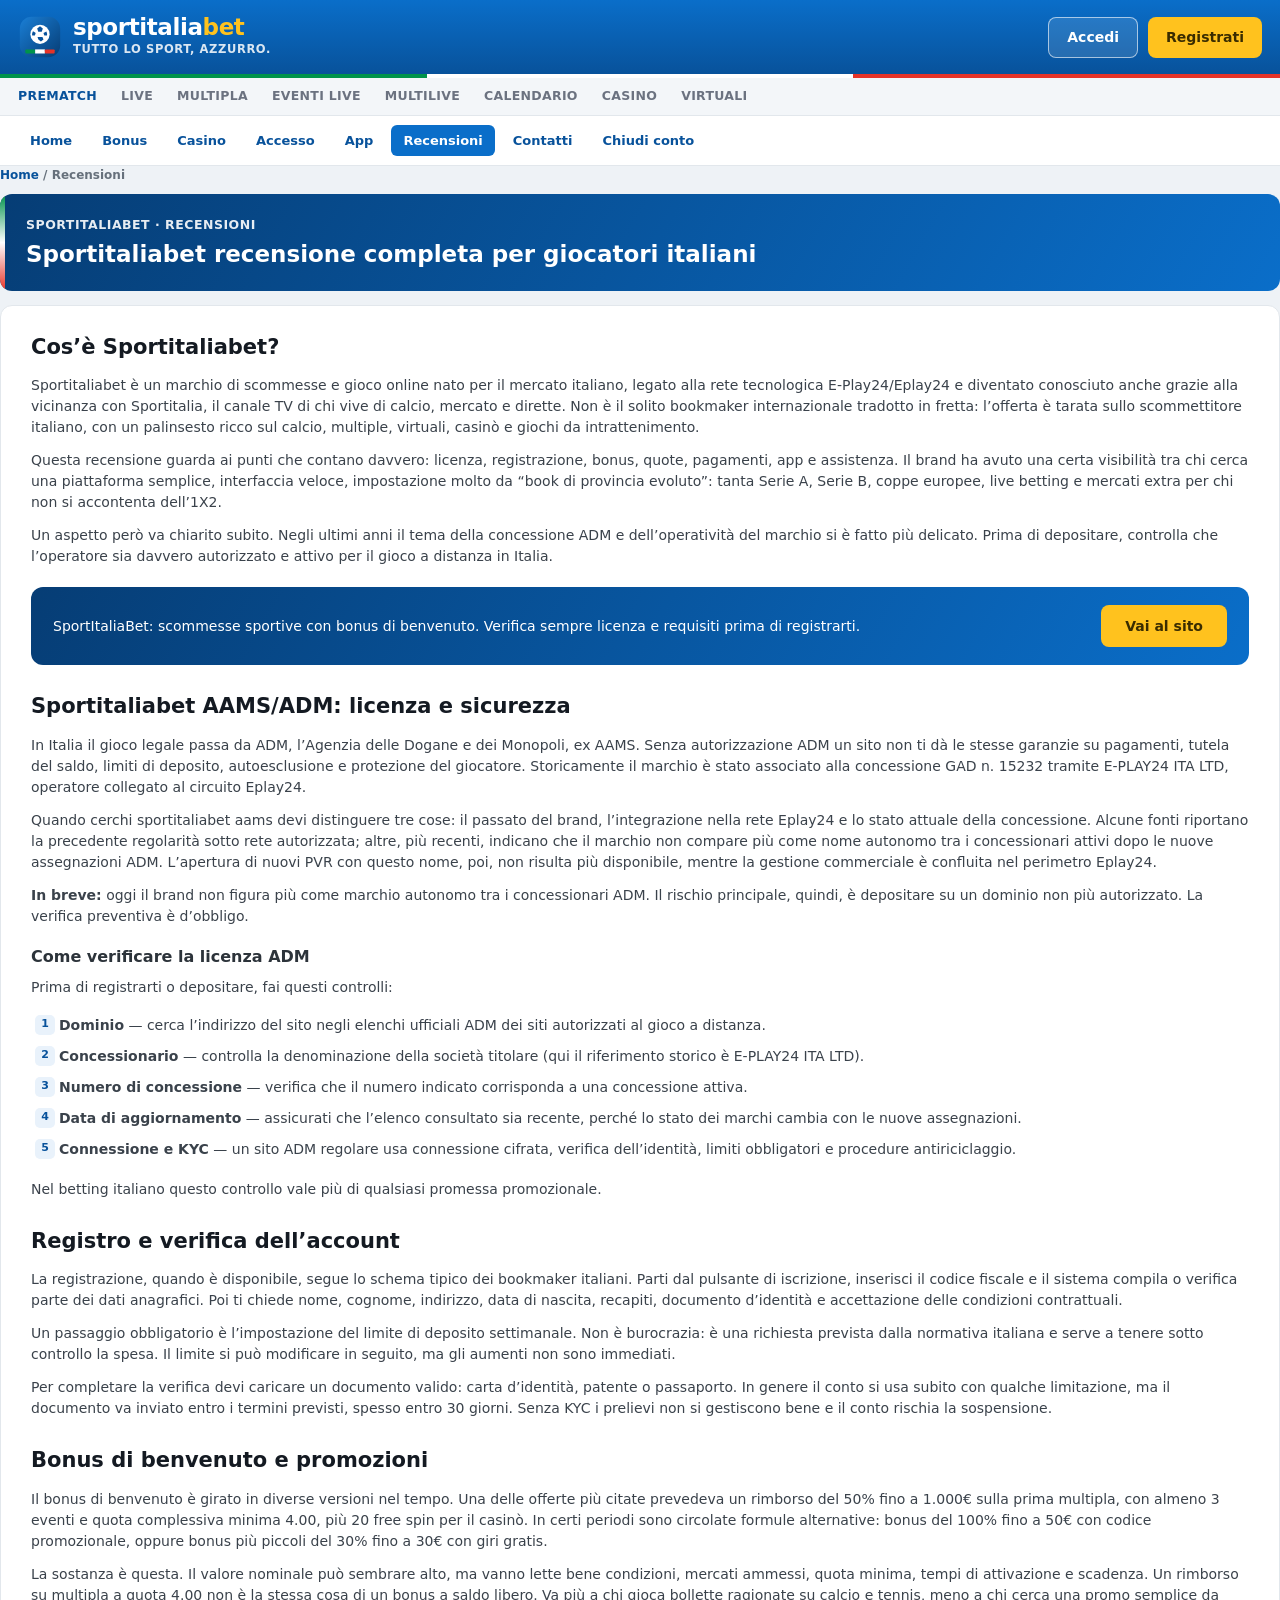
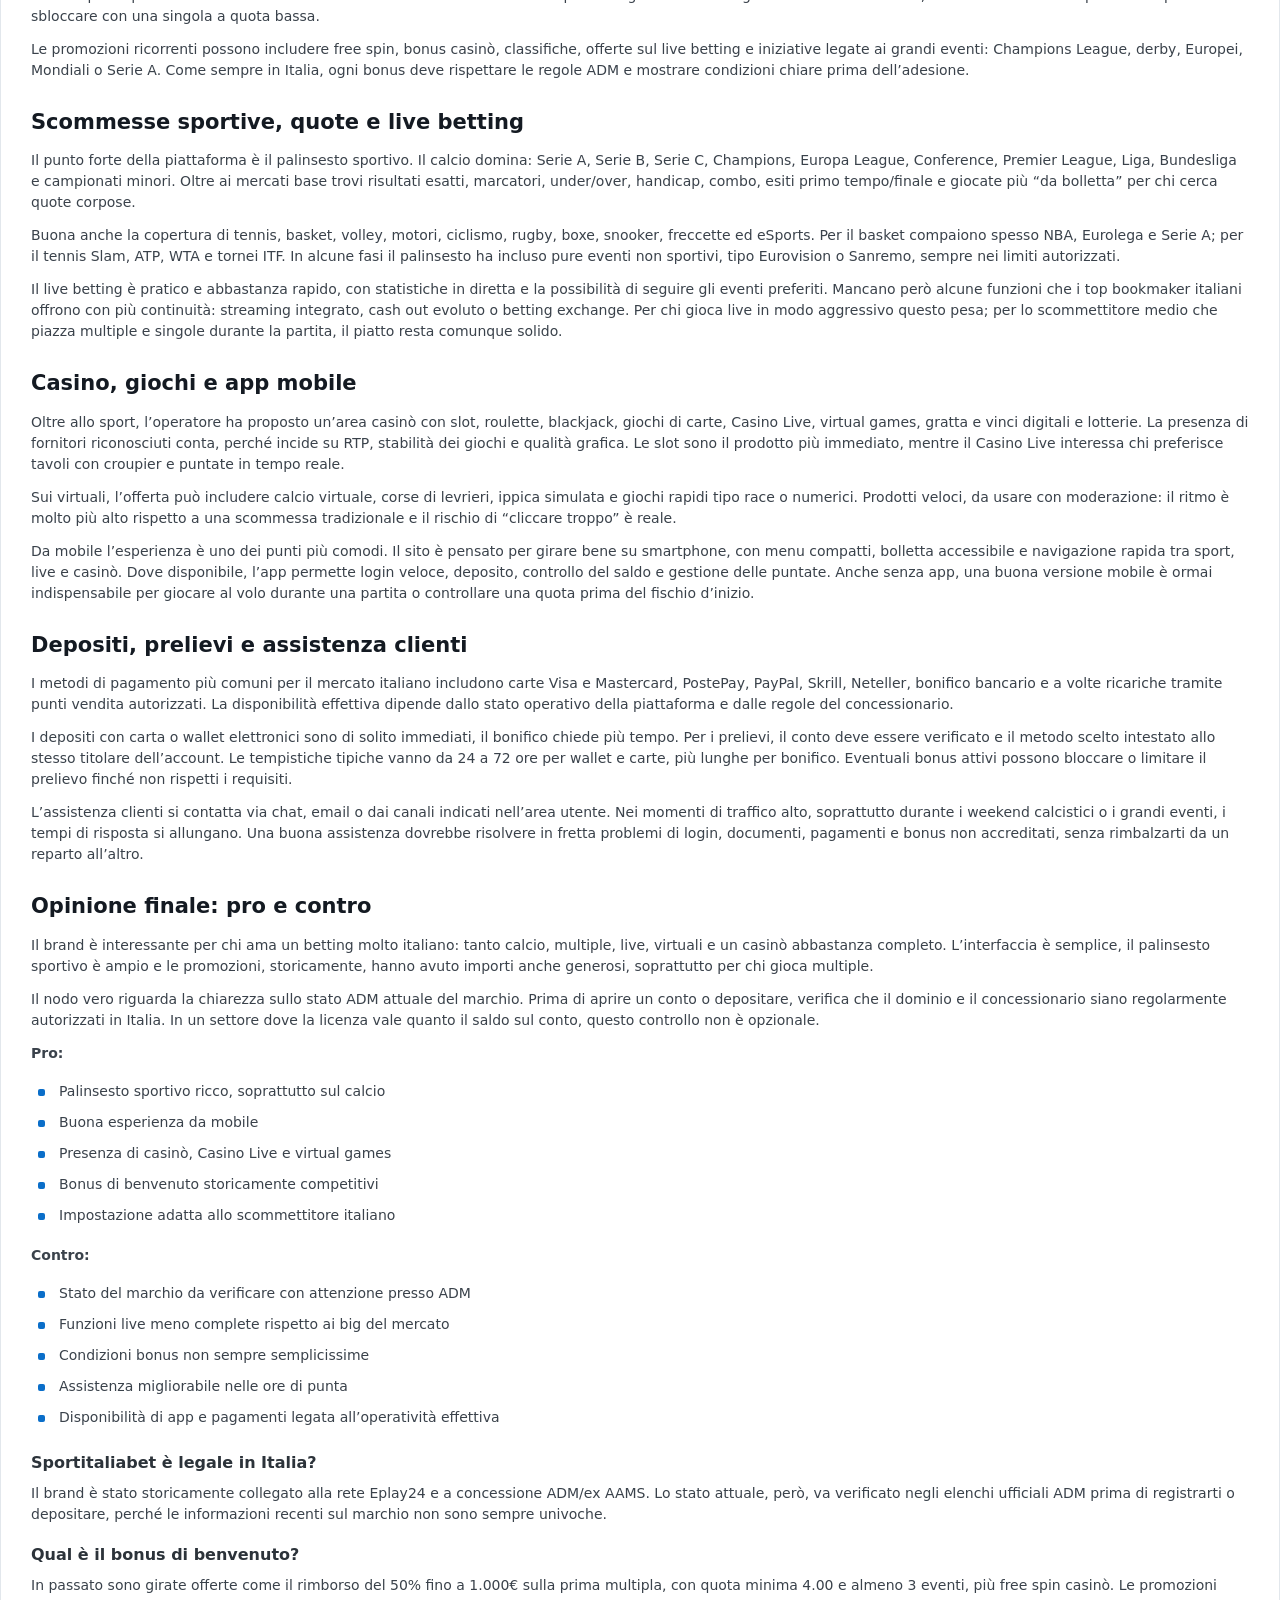
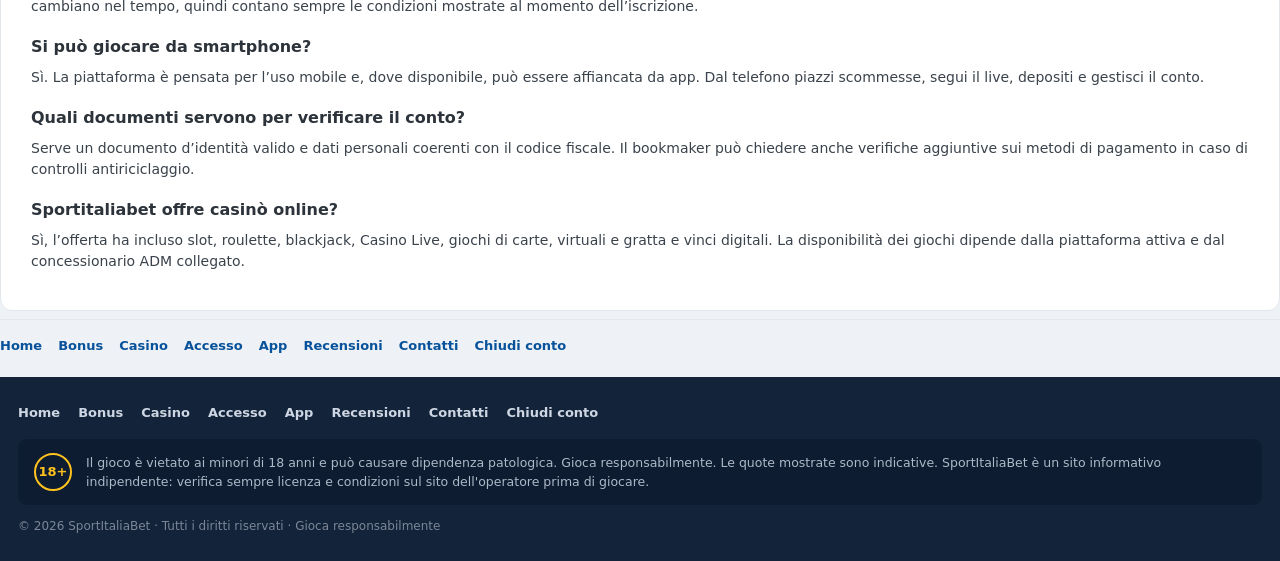
<file: recensioni/index.html>
<!DOCTYPE html>
<html lang="it">
<head>
<meta charset="UTF-8">
<meta name="viewport" content="width=device-width, initial-scale=1">
<title>Sportitaliabet Recensione: ADM, Bonus, Quote e App</title>
<meta name="description" content="Recensione Sportitaliabet per italiani: licenza ADM, bonus, quote, app, pagamenti e sicurezza. Scopri pro, contro e cosa verificare prima di depositare.">
<link rel="canonical" href="https://sport-italia-bet.it.com/recensioni/">
<link rel="alternate" hreflang="it-it" href="https://sport-italia-bet.it.com/recensioni/">
<link rel="alternate" hreflang="x-default" href="https://sport-italia-bet.it.com/">
<link rel="icon" href="/favicon.svg" type="image/svg+xml">
<link rel="stylesheet" href="/assets/style.css">
<script type="application/ld+json">{"@context": "https://schema.org", "@type": "BreadcrumbList", "itemListElement": [{"@type": "ListItem", "position": 1, "name": "Home", "item": "https://sport-italia-bet.it.com/"}, {"@type": "ListItem", "position": 2, "name": "Sportitaliabet recensione completa per giocatori italiani", "item": "https://sport-italia-bet.it.com/recensioni/"}]}</script>
<script type="application/ld+json">{"@context": "https://schema.org", "@type": "Organization", "name": "SportItaliaBet", "aggregateRating": {"@type": "AggregateRating", "ratingValue": "3.9", "reviewCount": "8", "bestRating": "5"}}</script>
</head>
<body>
<svg width="0" height="0" style="position:absolute" aria-hidden="true"><defs>
<symbol id="i-ball" viewBox="0 0 24 24"><path fill="currentColor" d="M12 2a10 10 0 100 20 10 10 0 000-20m0 2a8 8 0 016.3 3.1l-2.1 1.5-2.7-2 .6-2.4q-1-.2-2.1-.2m-2.1.2.6 2.4-2.7 2-2.1-1.5A8 8 0 019.9 4.2M4.3 9.4l2 1.5-1 3-2.2.1A8 8 0 014.3 9.4M12 7l3.2 2.3-1.2 3.7H10l-1.2-3.7zm7.7 2.4a8 8 0 011.2 4.6l-2.2-.1-1-3zM7.2 14.6l2.4 0 1.3 3.6-1.8 1.4a8 8 0 01-1.9-5m9.6 0a8 8 0 01-1.9 5l-1.8-1.4 1.3-3.6z"></path></symbol>
<symbol id="i-tennis" viewBox="0 0 24 24"><path fill="currentColor" d="M12 2a10 10 0 100 20 10 10 0 000-20M5 5a8 8 0 011.5 11A8 8 0 015 5m14 0a8 8 0 010 14 8 8 0 010-14"></path></symbol>
<symbol id="i-basket" viewBox="0 0 24 24"><path fill="currentColor" d="M12 2a10 10 0 100 20 10 10 0 000-20m6.9 6h-3.4q.3-2 .9-3.7A8 8 0 0118.9 8M12 4q1.3 2 1.5 4h-3Q10.7 6 12 4M7.6 4.3Q8.2 6 8.5 8H5.1a8 8 0 012.5-3.7M4.3 10h4.3q.1 1 0 2H4.3a8 8 0 010-2m.8 6h3.4q-.3 2-.9 3.7A8 8 0 015.1 16M12 20q-1.3-2-1.5-4h3Q13.3 18 12 20m4.4-.3q-.6-1.7-.9-3.7h3.4a8 8 0 01-2.5 3.7m-.9-5.7q.1-1 0-2h4.2a8 8 0 010 2z"></path></symbol>
<symbol id="i-volley" viewBox="0 0 24 24"><path fill="currentColor" d="M12 2a10 10 0 100 20 10 10 0 000-20m7 7-5-1.5V4.2A8 8 0 0119 9M11 4v4l-5 1.5A8 8 0 0111 4M4.2 11 9 12.5l-3 4A8 8 0 014.2 11M9 19.8A8 8 0 016.5 18l3-4 3 4A8 8 0 019 19.8m6.5-1.8L12.5 14l4.5 1A8 8 0 0115.5 18m.5-4-3-1V8l5-1a8 8 0 01-2 7"></path></symbol>
<symbol id="i-f1" viewBox="0 0 24 24"><path fill="currentColor" d="M2 11h6l2-2h6l2 2h4v3h-3a3 3 0 01-6 0H11a3 3 0 01-6 0H2zm5 1.5A1.5 1.5 0 108.5 14 1.5 1.5 0 007 12.5m10 0A1.5 1.5 0 1018.5 14 1.5 1.5 0 0017 12.5"></path></symbol>
<symbol id="i-star" viewBox="0 0 24 24"><path fill="currentColor" d="m12 2 3 6.3 6.9.9-5 4.8 1.3 6.8L12 17.6 5.8 20.8 7.1 14l-5-4.8 6.9-.9z"></path></symbol>
<symbol id="i-phone" viewBox="0 0 24 24"><path fill="currentColor" d="M7 2h10a2 2 0 012 2v16a2 2 0 01-2 2H7a2 2 0 01-2-2V4a2 2 0 012-2m5 17a1 1 0 100 2 1 1 0 000-2M7 5v12h10V5z"></path></symbol>
</defs></svg>
<header>
  <a class="logo" href="/" aria-label="SportItaliaBet">
    <svg viewBox="0 0 48 48" role="img"><defs><linearGradient id="lg" x1="0" y1="0" x2="1" y2="1"><stop offset="0" stop-color="#1a7fd6"></stop><stop offset="1" stop-color="#063d75"></stop></linearGradient></defs><rect x="2" y="2" width="44" height="44" rx="13" fill="url(#lg)"></rect><circle cx="24" cy="21" r="10.5" fill="#fff"></circle><path fill="#08529b" d="M24 12.4l3.1 2.3-1.2 3.6h-3.8l-1.2-3.6zM17 17.9l2.3 1.7-.9 2.7-2.9.1a8 8 0 01.6-4.5zm14 0a8 8 0 01.6 4.5l-2.9-.1-.9-2.7zm-9.7 6.2h5.4l1.1 2.6-2.8 2.2-2.8-2.2z"></path><g><rect x="8" y="37.5" width="10.7" height="4.5" rx="1" fill="#00934b"></rect><rect x="18.7" y="37.5" width="10.6" height="4.5" fill="#fff"></rect><rect x="29.3" y="37.5" width="10.7" height="4.5" rx="1" fill="#e63328"></rect></g></svg>
    <div><div class="name">sportitalia<b>bet</b></div><div class="tag">tutto lo sport, azzurro.</div></div>
  </a>
  <div class="head-right">
    <a class="btn btn-ghost" data-aff href="https://api.sport-italia-bet.it.com/login">Accedi</a>
    <a class="btn btn-gold" data-aff href="https://api.sport-italia-bet.it.com/login">Registrati</a>
  </div>
</header>
<div class="tricolore"><i></i><i></i><i></i></div>
<nav class="nav2">
  <a class="on" data-aff href="https://api.sport-italia-bet.it.com/login">Prematch</a>
  <a data-aff href="https://api.sport-italia-bet.it.com/login">Live</a>
  <a data-aff href="https://api.sport-italia-bet.it.com/login">Multipla</a>
  <a data-aff href="https://api.sport-italia-bet.it.com/login">Eventi Live</a>
  <a data-aff href="https://api.sport-italia-bet.it.com/login">Multilive</a>
  <a data-aff href="https://api.sport-italia-bet.it.com/login">Calendario</a>
  <a data-aff href="https://api.sport-italia-bet.it.com/login">Casino</a>
  <a data-aff href="https://api.sport-italia-bet.it.com/login">Virtuali</a>
</nav>
<nav class="navsite">
<a href="/">Home</a><a href="/bonus/">Bonus</a><a href="/casino/">Casino</a><a href="/accesso/">Accesso</a><a href="/app/">App</a><a href="/recensioni/" class="on">Recensioni</a><a href="/contatti/">Contatti</a><a href="/chiudi-conto/">Chiudi conto</a>
</nav>
<div class="wrap">
  <div class="crumb"><a href="/">Home</a> / <b>Recensioni</b></div>
  <div class="phero"><div class="kick">SportItaliaBet · Recensioni</div><h1>Sportitaliabet recensione completa per giocatori italiani</h1></div>
  <article class="seo">
<h2>Cos’è Sportitaliabet?</h2>
<p>Sportitaliabet è un marchio di scommesse e gioco online nato per il mercato italiano, legato alla rete tecnologica E-Play24/Eplay24 e diventato conosciuto anche grazie alla vicinanza con Sportitalia, il canale TV di chi vive di calcio, mercato e dirette. Non è il solito bookmaker internazionale tradotto in fretta: l’offerta è tarata sullo scommettitore italiano, con un palinsesto ricco sul calcio, multiple, virtuali, casinò e giochi da intrattenimento.</p>
<p>Questa recensione guarda ai punti che contano davvero: licenza, registrazione, bonus, quote, pagamenti, app e assistenza. Il brand ha avuto una certa visibilità tra chi cerca una piattaforma semplice, interfaccia veloce, impostazione molto da “book di provincia evoluto”: tanta Serie A, Serie B, coppe europee, live betting e mercati extra per chi non si accontenta dell’1X2.</p>
<p>Un aspetto però va chiarito subito. Negli ultimi anni il tema della concessione ADM e dell’operatività del marchio si è fatto più delicato. Prima di depositare, controlla che l’operatore sia davvero autorizzato e attivo per il gioco a distanza in Italia.</p>
<div class="ctabox"><div>SportItaliaBet: scommesse sportive con bonus di benvenuto. Verifica sempre licenza e requisiti prima di registrarti.</div><a class="btn btn-gold" data-aff href="https://api.sport-italia-bet.it.com/login">Vai al sito</a></div><h2>Sportitaliabet AAMS/ADM: licenza e sicurezza</h2>
<p>In Italia il gioco legale passa da ADM, l’Agenzia delle Dogane e dei Monopoli, ex AAMS. Senza autorizzazione ADM un sito non ti dà le stesse garanzie su pagamenti, tutela del saldo, limiti di deposito, autoesclusione e protezione del giocatore. Storicamente il marchio è stato associato alla concessione GAD n. 15232 tramite E-PLAY24 ITA LTD, operatore collegato al circuito Eplay24.</p>
<p>Quando cerchi sportitaliabet aams devi distinguere tre cose: il passato del brand, l’integrazione nella rete Eplay24 e lo stato attuale della concessione. Alcune fonti riportano la precedente regolarità sotto rete autorizzata; altre, più recenti, indicano che il marchio non compare più come nome autonomo tra i concessionari attivi dopo le nuove assegnazioni ADM. L’apertura di nuovi PVR con questo nome, poi, non risulta più disponibile, mentre la gestione commerciale è confluita nel perimetro Eplay24.</p>
<p><b>In breve:</b> oggi il brand non figura più come marchio autonomo tra i concessionari ADM. Il rischio principale, quindi, è depositare su un dominio non più autorizzato. La verifica preventiva è d’obbligo.</p>
<h3>Come verificare la licenza ADM</h3>
<p>Prima di registrarti o depositare, fai questi controlli:</p>
<ol><li><b>Dominio</b> — cerca l’indirizzo del sito negli elenchi ufficiali ADM dei siti autorizzati al gioco a distanza.</li><li><b>Concessionario</b> — controlla la denominazione della società titolare (qui il riferimento storico è E-PLAY24 ITA LTD).</li><li><b>Numero di concessione</b> — verifica che il numero indicato corrisponda a una concessione attiva.</li><li><b>Data di aggiornamento</b> — assicurati che l’elenco consultato sia recente, perché lo stato dei marchi cambia con le nuove assegnazioni.</li><li><b>Connessione e KYC</b> — un sito ADM regolare usa connessione cifrata, verifica dell’identità, limiti obbligatori e procedure antiriciclaggio.</li></ol>
<p>Nel betting italiano questo controllo vale più di qualsiasi promessa promozionale.</p>
<h2>Registro e verifica dell’account</h2>
<p>La registrazione, quando è disponibile, segue lo schema tipico dei bookmaker italiani. Parti dal pulsante di iscrizione, inserisci il codice fiscale e il sistema compila o verifica parte dei dati anagrafici. Poi ti chiede nome, cognome, indirizzo, data di nascita, recapiti, documento d’identità e accettazione delle condizioni contrattuali.</p>
<p>Un passaggio obbligatorio è l’impostazione del limite di deposito settimanale. Non è burocrazia: è una richiesta prevista dalla normativa italiana e serve a tenere sotto controllo la spesa. Il limite si può modificare in seguito, ma gli aumenti non sono immediati.</p>
<p>Per completare la verifica devi caricare un documento valido: carta d’identità, patente o passaporto. In genere il conto si usa subito con qualche limitazione, ma il documento va inviato entro i termini previsti, spesso entro 30 giorni. Senza KYC i prelievi non si gestiscono bene e il conto rischia la sospensione.</p>
<h2>Bonus di benvenuto e promozioni</h2>
<p>Il bonus di benvenuto è girato in diverse versioni nel tempo. Una delle offerte più citate prevedeva un rimborso del 50% fino a 1.000€ sulla prima multipla, con almeno 3 eventi e quota complessiva minima 4.00, più 20 free spin per il casinò. In certi periodi sono circolate formule alternative: bonus del 100% fino a 50€ con codice promozionale, oppure bonus più piccoli del 30% fino a 30€ con giri gratis.</p>
<p>La sostanza è questa. Il valore nominale può sembrare alto, ma vanno lette bene condizioni, mercati ammessi, quota minima, tempi di attivazione e scadenza. Un rimborso su multipla a quota 4.00 non è la stessa cosa di un bonus a saldo libero. Va più a chi gioca bollette ragionate su calcio e tennis, meno a chi cerca una promo semplice da sbloccare con una singola a quota bassa.</p>
<p>Le promozioni ricorrenti possono includere free spin, bonus casinò, classifiche, offerte sul live betting e iniziative legate ai grandi eventi: Champions League, derby, Europei, Mondiali o Serie A. Come sempre in Italia, ogni bonus deve rispettare le regole ADM e mostrare condizioni chiare prima dell’adesione.</p>
<h2>Scommesse sportive, quote e live betting</h2>
<p>Il punto forte della piattaforma è il palinsesto sportivo. Il calcio domina: Serie A, Serie B, Serie C, Champions, Europa League, Conference, Premier League, Liga, Bundesliga e campionati minori. Oltre ai mercati base trovi risultati esatti, marcatori, under/over, handicap, combo, esiti primo tempo/finale e giocate più “da bolletta” per chi cerca quote corpose.</p>
<p>Buona anche la copertura di tennis, basket, volley, motori, ciclismo, rugby, boxe, snooker, freccette ed eSports. Per il basket compaiono spesso NBA, Eurolega e Serie A; per il tennis Slam, ATP, WTA e tornei ITF. In alcune fasi il palinsesto ha incluso pure eventi non sportivi, tipo Eurovision o Sanremo, sempre nei limiti autorizzati.</p>
<p>Il live betting è pratico e abbastanza rapido, con statistiche in diretta e la possibilità di seguire gli eventi preferiti. Mancano però alcune funzioni che i top bookmaker italiani offrono con più continuità: streaming integrato, cash out evoluto o betting exchange. Per chi gioca live in modo aggressivo questo pesa; per lo scommettitore medio che piazza multiple e singole durante la partita, il piatto resta comunque solido.</p>
<h2>Casino, giochi e app mobile</h2>
<p>Oltre allo sport, l’operatore ha proposto un’area casinò con slot, roulette, blackjack, giochi di carte, Casino Live, virtual games, gratta e vinci digitali e lotterie. La presenza di fornitori riconosciuti conta, perché incide su RTP, stabilità dei giochi e qualità grafica. Le slot sono il prodotto più immediato, mentre il Casino Live interessa chi preferisce tavoli con croupier e puntate in tempo reale.</p>
<p>Sui virtuali, l’offerta può includere calcio virtuale, corse di levrieri, ippica simulata e giochi rapidi tipo race o numerici. Prodotti veloci, da usare con moderazione: il ritmo è molto più alto rispetto a una scommessa tradizionale e il rischio di “cliccare troppo” è reale.</p>
<p>Da mobile l’esperienza è uno dei punti più comodi. Il sito è pensato per girare bene su smartphone, con menu compatti, bolletta accessibile e navigazione rapida tra sport, live e casinò. Dove disponibile, l’app permette login veloce, deposito, controllo del saldo e gestione delle puntate. Anche senza app, una buona versione mobile è ormai indispensabile per giocare al volo durante una partita o controllare una quota prima del fischio d’inizio.</p>
<h2>Depositi, prelievi e assistenza clienti</h2>
<p>I metodi di pagamento più comuni per il mercato italiano includono carte Visa e Mastercard, PostePay, PayPal, Skrill, Neteller, bonifico bancario e a volte ricariche tramite punti vendita autorizzati. La disponibilità effettiva dipende dallo stato operativo della piattaforma e dalle regole del concessionario.</p>
<p>I depositi con carta o wallet elettronici sono di solito immediati, il bonifico chiede più tempo. Per i prelievi, il conto deve essere verificato e il metodo scelto intestato allo stesso titolare dell’account. Le tempistiche tipiche vanno da 24 a 72 ore per wallet e carte, più lunghe per bonifico. Eventuali bonus attivi possono bloccare o limitare il prelievo finché non rispetti i requisiti.</p>
<p>L’assistenza clienti si contatta via chat, email o dai canali indicati nell’area utente. Nei momenti di traffico alto, soprattutto durante i weekend calcistici o i grandi eventi, i tempi di risposta si allungano. Una buona assistenza dovrebbe risolvere in fretta problemi di login, documenti, pagamenti e bonus non accreditati, senza rimbalzarti da un reparto all’altro.</p>
<h2>Opinione finale: pro e contro</h2>
<p>Il brand è interessante per chi ama un betting molto italiano: tanto calcio, multiple, live, virtuali e un casinò abbastanza completo. L’interfaccia è semplice, il palinsesto sportivo è ampio e le promozioni, storicamente, hanno avuto importi anche generosi, soprattutto per chi gioca multiple.</p>
<p>Il nodo vero riguarda la chiarezza sullo stato ADM attuale del marchio. Prima di aprire un conto o depositare, verifica che il dominio e il concessionario siano regolarmente autorizzati in Italia. In un settore dove la licenza vale quanto il saldo sul conto, questo controllo non è opzionale.</p>
<p><b>Pro:</b></p>
<ul><li>Palinsesto sportivo ricco, soprattutto sul calcio</li><li>Buona esperienza da mobile</li><li>Presenza di casinò, Casino Live e virtual games</li><li>Bonus di benvenuto storicamente competitivi</li><li>Impostazione adatta allo scommettitore italiano</li></ul>
<p><b>Contro:</b></p>
<ul><li>Stato del marchio da verificare con attenzione presso ADM</li><li>Funzioni live meno complete rispetto ai big del mercato</li><li>Condizioni bonus non sempre semplicissime</li><li>Assistenza migliorabile nelle ore di punta</li><li>Disponibilità di app e pagamenti legata all’operatività effettiva</li></ul>
<h3>Sportitaliabet è legale in Italia?</h3>
<p>Il brand è stato storicamente collegato alla rete Eplay24 e a concessione ADM/ex AAMS. Lo stato attuale, però, va verificato negli elenchi ufficiali ADM prima di registrarti o depositare, perché le informazioni recenti sul marchio non sono sempre univoche.</p>
<h3>Qual è il bonus di benvenuto?</h3>
<p>In passato sono girate offerte come il rimborso del 50% fino a 1.000€ sulla prima multipla, con quota minima 4.00 e almeno 3 eventi, più free spin casinò. Le promozioni cambiano nel tempo, quindi contano sempre le condizioni mostrate al momento dell’iscrizione.</p>
<h3>Si può giocare da smartphone?</h3>
<p>Sì. La piattaforma è pensata per l’uso mobile e, dove disponibile, può essere affiancata da app. Dal telefono piazzi scommesse, segui il live, depositi e gestisci il conto.</p>
<h3>Quali documenti servono per verificare il conto?</h3>
<p>Serve un documento d’identità valido e dati personali coerenti con il codice fiscale. Il bookmaker può chiedere anche verifiche aggiuntive sui metodi di pagamento in caso di controlli antiriciclaggio.</p>
<h3>Sportitaliabet offre casinò online?</h3>
<p>Sì, l’offerta ha incluso slot, roulette, blackjack, Casino Live, giochi di carte, virtuali e gratta e vinci digitali. La disponibilità dei giochi dipende dalla piattaforma attiva e dal concessionario ADM collegato.</p>
  </article>
  <div class="clusterFoot"><a href="/">Home</a><a href="/bonus/">Bonus</a><a href="/casino/">Casino</a><a href="/accesso/">Accesso</a><a href="/app/">App</a><a href="/recensioni/">Recensioni</a><a href="/contatti/">Contatti</a><a href="/chiudi-conto/">Chiudi conto</a></div>
</div>
<footer>
  <div class="foot-in">
    <div class="foot-nav">
      <a href="/">Home</a>
      <a href="/bonus/">Bonus</a>
      <a href="/casino/">Casino</a>
      <a href="/accesso/">Accesso</a>
      <a href="/app/">App</a>
      <a href="/recensioni/">Recensioni</a>
      <a href="/contatti/">Contatti</a>
      <a href="/chiudi-conto/">Chiudi conto</a>
    </div>
    <div class="foot-comp">
      <span class="age">18+</span>
      <span>Il gioco è vietato ai minori di 18 anni e può causare dipendenza patologica. Gioca responsabilmente. Le quote mostrate sono indicative. SportItaliaBet è un sito informativo indipendente: verifica sempre licenza e condizioni sul sito dell'operatore prima di giocare.</span>
    </div>
    <div class="foot-low">© 2026 SportItaliaBet · Tutti i diritti riservati · Gioca responsabilmente</div>
  </div>
</footer>
<script>
// ⚠ Link affiliato SportItaliaBet — INSERISCI QUI il link reale (ora segnaposto "#", link disattivati).
document.addEventListener('DOMContentLoaded',function(){
  var AFF="#"; // <-- metti qui l'URL affiliato; tutti i CTA si aggiornano da soli
  document.querySelectorAll('[data-aff]').forEach(function(a){
    if(AFF!=="#"){a.setAttribute('href',AFF);a.setAttribute('target','_blank');a.setAttribute('rel','sponsored nofollow noopener');}
  });
});
</script>
</body>
</html>
</file>
<file: assets/style.css>
:root{
  --blue:#0a6ec9; --blue-d:#08529b; --blue-dd:#063d75; --blue-h:#1a7fd6; --blue-line:#0c5fae;
  --ink:#141a22; --mut:#66707b; --line:#e2e7ec; --bg:#eef2f6;
  --side:#12233a; --side2:#1a2e49; --side3:#243c5c; --side-line:#0d1c30;
  --odd:#243c5c; --odd-h:#2e4a70; --gold:#ffc21e; --gold-d:#c98a00;
  --txt-d:#c4d0de;
  --it-g:#00934b; --it-r:#e63328;
}
*{margin:0;padding:0;box-sizing:border-box}
body{font-family:'Segoe UI',Roboto,system-ui,Arial,sans-serif;background:var(--bg);color:var(--ink);font-size:14px;line-height:1.5}
a{color:inherit;text-decoration:none}
img{max-width:100%;display:block}
.wrap{max-width:1400px;margin:0 auto}

/* Tricolore accent stripe */
.tricolore{height:4px;display:flex}
.tricolore i{flex:1}
.tricolore i:nth-child(1){background:var(--it-g)}
.tricolore i:nth-child(2){background:#fff}
.tricolore i:nth-child(3){background:var(--it-r)}

/* Header */
header{background:linear-gradient(180deg,var(--blue),var(--blue-d));color:#fff;padding:15px 18px;display:flex;align-items:center;gap:18px}
.logo{display:flex;align-items:center;gap:11px}
.logo svg{width:44px;height:44px;flex:none}
.logo .name{font-size:23px;font-weight:900;letter-spacing:-.4px;line-height:1}
.logo .name b{color:var(--gold);font-weight:900}
.logo .tag{font-size:11.5px;font-weight:600;opacity:.85;margin-top:2px;text-transform:uppercase;letter-spacing:.6px}
.head-right{margin-left:auto;display:flex;gap:10px}
.btn{display:inline-flex;align-items:center;justify-content:center;font-weight:800;border-radius:8px;padding:0 18px;height:41px;cursor:pointer;border:none;font-size:14px;white-space:nowrap;transition:transform .05s,filter .15s}
.btn:active{transform:translateY(1px)}
.btn-ghost{background:rgba(255,255,255,.12);color:#fff;border:1.5px solid rgba(255,255,255,.6)}
.btn-ghost:hover{background:rgba(255,255,255,.22)}
.btn-gold{background:var(--gold);color:#3a2c00}
.btn-gold:hover{filter:brightness(1.06)}
.btn-blue{background:var(--blue);color:#fff}
.btn-blue:hover{background:var(--blue-h)}

/* Primary nav */
.nav1{background:#fff;border-bottom:1px solid var(--line);display:flex;justify-content:center;gap:34px}
.nav1 a{padding:14px 4px;font-weight:700;color:#5a626b;border-bottom:3px solid transparent;text-transform:uppercase;font-size:13.5px;letter-spacing:.4px}
.nav1 a.on{color:var(--blue-d);border-bottom-color:var(--blue)}
.nav2{background:#f3f6f9;border-bottom:1px solid var(--line);display:flex;gap:24px;padding:9px 18px;overflow-x:auto;scrollbar-width:none}
.nav2::-webkit-scrollbar{display:none}
.nav2 a{font-size:12.5px;font-weight:700;color:#6b7280;text-transform:uppercase;letter-spacing:.3px;white-space:nowrap}
.nav2 a.on{color:var(--blue-d)}
.nav2 a:hover{color:var(--blue-d)}
.navsite{background:#fff;border-bottom:1px solid var(--line);display:flex;gap:6px;padding:9px 18px;overflow-x:auto;scrollbar-width:none}
.navsite::-webkit-scrollbar{display:none}
.navsite a{font-size:13px;font-weight:700;color:var(--blue-d);padding:6px 12px;border-radius:6px;white-space:nowrap}
.navsite a:hover{background:#e9f2fb}
.navsite a.on{background:var(--blue);color:#fff}

/* Layout */
.layout{display:grid;grid-template-columns:248px minmax(0,1fr) 300px;gap:14px;padding:14px 18px;align-items:start}

/* Sidebar (sport menu) */
.side{background:var(--side);border-radius:10px;overflow:hidden;color:var(--txt-d);font-size:13px}
.side .filt{display:flex;gap:4px;padding:10px;flex-wrap:wrap;border-bottom:1px solid var(--side-line)}
.side .filt span{font-size:11px;font-weight:700;padding:4px 7px;border-radius:4px;background:var(--side3);cursor:pointer;color:#aeb9c8}
.side .filt span.on{background:var(--blue);color:#fff}
.side .search{padding:10px}
.side .search input{width:100%;background:var(--side3);border:none;border-radius:6px;padding:9px 12px;color:#fff;font-size:13px}
.side .search input::placeholder{color:#8b98a9}
.days{display:flex;gap:3px;padding:0 10px 10px;border-bottom:1px solid var(--side-line)}
.days a{flex:1;text-align:center;font-size:11px;font-weight:700;padding:6px 0;border-radius:4px;background:var(--side3);color:#aeb9c8}
.days a:hover{background:var(--blue);color:#fff}
.qf{margin:10px;background:var(--gold);color:#3a2c00;font-weight:800;text-align:center;padding:11px;border-radius:6px;font-size:13px;display:flex;align-items:center;justify-content:center;gap:8px;cursor:pointer}
.side-h{background:var(--side2);font-weight:800;text-transform:uppercase;font-size:11.5px;letter-spacing:.4px;padding:11px 12px;color:#fff;display:flex;align-items:center;justify-content:space-between;border-top:1px solid var(--side-line)}
.side-h .c{background:var(--blue);color:#fff;border-radius:10px;font-size:11px;padding:1px 8px}
.srow{display:flex;align-items:center;gap:9px;padding:9px 12px;border-top:1px solid var(--side-line);cursor:pointer}
.srow:hover{background:var(--side2)}
.srow .ico{width:18px;height:18px;flex:none;opacity:.92}
.srow .nm{flex:1;font-weight:600;color:#e7edf4}
.srow.sub{padding-left:20px;font-size:12.5px}
.srow.sub .nm{color:#c2ccd8;font-weight:500}
.srow .c{color:#8b98a9;font-size:12px;font-variant-numeric:tabular-nums}
.flag{width:18px;height:13px;border-radius:2px;flex:none;background:#555;overflow:hidden;display:inline-block}

/* Center */
.main{min-width:0;display:flex;flex-direction:column;gap:14px}
.hero{background:linear-gradient(120deg,var(--blue-dd),var(--blue));border-radius:12px;padding:26px 28px;color:#fff;position:relative;overflow:hidden}
.hero:before{content:"";position:absolute;left:0;top:0;bottom:0;width:5px;background:linear-gradient(var(--it-g),#fff,var(--it-r))}
.hero:after{content:"";position:absolute;right:-40px;top:-40px;width:220px;height:220px;background:radial-gradient(circle,rgba(255,255,255,.14),transparent 70%)}
.hero .kick{font-size:13px;font-weight:700;letter-spacing:.5px;opacity:.92;text-transform:uppercase}
.hero h1{font-size:27px;font-weight:900;margin:8px 0 6px;line-height:1.15;max-width:660px}
.hero p{font-size:14.5px;opacity:.94;max-width:610px;margin-bottom:16px}
.hero .cta{display:flex;gap:10px;flex-wrap:wrap}
.phero{background:linear-gradient(120deg,var(--blue-dd),var(--blue));border-radius:12px;padding:22px 26px;color:#fff;margin-bottom:14px;position:relative;overflow:hidden}
.phero:before{content:"";position:absolute;left:0;top:0;bottom:0;width:5px;background:linear-gradient(var(--it-g),#fff,var(--it-r))}
.phero .kick{font-size:12.5px;font-weight:700;letter-spacing:.5px;opacity:.9;text-transform:uppercase}
.phero h1{font-size:23px;font-weight:900;margin-top:6px;line-height:1.2}
.crumb{font-size:12px;color:var(--mut);margin-bottom:10px;font-weight:600}
.crumb a{color:var(--blue-d)}

.card{background:#fff;border:1px solid var(--line);border-radius:12px;overflow:hidden}
.card-h{background:var(--blue);color:#fff;font-weight:800;text-transform:uppercase;font-size:13px;letter-spacing:.4px;padding:11px 16px;display:flex;align-items:center;gap:9px}
.card-h .live{margin-left:auto;font-size:11px;background:rgba(255,255,255,.2);padding:2px 8px;border-radius:10px}

/* match rows */
.match{display:grid;grid-template-columns:1fr auto;gap:12px;padding:12px 16px;border-bottom:1px solid var(--line);align-items:center}
.match:last-child{border-bottom:none}
.match .when{font-size:11.5px;color:var(--mut);font-weight:700;margin-bottom:3px;display:flex;align-items:center;gap:7px}
.match .lg{background:#e9f2fb;color:var(--blue-d);border-radius:4px;padding:1px 7px;font-size:10.5px;font-weight:700}
.match .teams{font-weight:700;font-size:14.5px}
.match .teams .vs{color:var(--mut);font-weight:600;margin:0 6px;font-size:12px}
.odds{display:flex;gap:6px}
.odd{background:var(--odd);color:#fff;border-radius:6px;padding:7px 0;width:62px;text-align:center;cursor:pointer;line-height:1.1}
.odd:hover{background:var(--odd-h)}
.odd .k{display:block;font-size:10px;color:#a9b6c8;font-weight:700;margin-bottom:2px}
.odd .v{font-weight:800;color:var(--gold);font-size:14px}

/* SEO content */
.seo{background:#fff;border:1px solid var(--line);border-radius:12px;padding:26px 30px}
.seo h2{font-size:21px;font-weight:800;margin:26px 0 12px;color:var(--ink)}
.seo h2:first-child{margin-top:0}
.seo h3{font-size:16px;font-weight:800;margin:18px 0 8px;color:#2c333a}
.seo p{color:#3a424b;margin-bottom:12px}
.seo ul,.seo ol{margin:10px 0 14px 4px;list-style:none;color:#3a424b}
.seo li{position:relative;padding:5px 0 5px 24px}
.seo ul li:before{content:"";position:absolute;left:3px;top:13px;width:7px;height:7px;border-radius:2px;background:var(--blue)}
.seo ol{counter-reset:n}.seo ol li{counter-increment:n}
.seo ol li:before{content:counter(n);position:absolute;left:0;top:5px;width:20px;height:20px;border-radius:5px;background:#e9f2fb;color:var(--blue-d);font-size:11px;font-weight:800;display:flex;align-items:center;justify-content:center}
.otable{width:100%;border-collapse:collapse;border:1px solid var(--line);border-radius:8px;overflow:hidden;margin:14px 0;font-size:13.5px}
.otable td{padding:11px 14px;border-bottom:1px solid var(--line)}
.otable tr:last-child td{border-bottom:none}
.otable td:first-child{font-weight:700;width:42%;background:#f5f8fb}
.codebox{display:flex;flex-wrap:wrap;align-items:center;gap:14px;background:#e9f2fb;border:1px dashed var(--blue);border-radius:8px;padding:14px 18px;margin:14px 0}
.codebox b{font-size:18px;color:var(--blue-d);letter-spacing:2px;font-weight:900}
.pc{display:grid;grid-template-columns:1fr 1fr;gap:14px;margin:16px 0}
.pc .col{border:1px solid var(--line);border-radius:10px;padding:16px 18px;background:#fafbfc}
.pc h3{margin:0 0 10px;font-size:15px}
.pc .pro h3{color:var(--it-g)}.pc .con h3{color:#d9663a}
.pc ul{margin:0}.pc li{padding:5px 0 5px 24px;font-size:13.5px}
.pc ul li:before{content:none}
.pc .pro li:before{content:"✓";position:absolute;left:2px;color:var(--it-g);font-weight:800}
.pc .con li:before{content:"–";position:absolute;left:4px;color:#d9663a;font-weight:800}
.faq details{border:1px solid var(--line);border-radius:8px;margin-bottom:9px;overflow:hidden}
.faq summary{cursor:pointer;padding:14px 16px;font-weight:700;list-style:none;display:flex;justify-content:space-between;gap:12px;background:#fafbfc}
.faq summary::-webkit-details-marker{display:none}
.faq summary:after{content:"+";color:var(--blue);font-weight:800;font-size:19px}
.faq details[open] summary:after{content:"–"}
.faq .ans{padding:12px 16px;color:#3a424b}
.intlinks{display:flex;flex-wrap:wrap;gap:8px;margin-top:6px}
.intlinks a{background:#e9f2fb;color:var(--blue-d);font-weight:700;font-size:13px;padding:7px 13px;border-radius:6px}
.intlinks a:hover{background:var(--blue);color:#fff}
.rating{display:flex;align-items:center;gap:16px;border:1px solid var(--line);border-radius:10px;padding:16px 18px;margin:14px 0;background:#fafbfc}
.rating .num{font-size:36px;font-weight:900;color:var(--blue-d);line-height:1}
.rating .st{color:var(--gold-d);font-size:17px;letter-spacing:1px}
.rating .by{color:var(--mut);font-size:12.5px;margin-top:3px}

/* multi-column markdown tables (confronto bonus, ecc — diverso da .otable key-value) */
.mdtable{overflow-x:auto;margin:14px 0}
.mdtable table{width:100%;border-collapse:collapse;font-size:13.5px;border:1px solid var(--line);border-radius:8px;overflow:hidden}
.mdtable th,.mdtable td{padding:9px 12px;border-bottom:1px solid var(--line);text-align:left}
.mdtable th{background:#f5f8fb;font-weight:800;color:var(--ink)}
.mdtable tr:last-child td{border-bottom:none}

/* CTA box nelle sottopagine */
.ctabox{display:flex;align-items:center;justify-content:space-between;gap:16px;flex-wrap:wrap;background:linear-gradient(120deg,var(--blue-dd),var(--blue));border-radius:12px;padding:18px 22px;margin:20px 0;color:#fff}
.ctabox b{color:var(--gold)}
.ctabox .btn{height:42px;padding:0 24px}

/* modello email/testo da copiare (blockquote) */
.mailbox{background:#f5f8fb;border:1px solid var(--line);border-left:4px solid var(--blue);border-radius:0 8px 8px 0;padding:16px 20px;margin:16px 0;font-family:ui-monospace,Menlo,Consolas,monospace;font-size:13px;line-height:1.7;color:#2c333a;white-space:pre-wrap}
.mailbox .lab{font-family:'Segoe UI',Roboto,system-ui,Arial,sans-serif;font-size:11.5px;font-weight:800;text-transform:uppercase;letter-spacing:.4px;color:var(--blue-d);margin-bottom:8px}

/* nota breve (avviso/consiglio) */
.note{background:#fff8e6;border-left:4px solid var(--gold-d);border-radius:0 8px 8px 0;padding:12px 16px;margin:14px 0;color:#3a424b;font-size:13.5px}

/* footer cluster nel fondo articolo sottopagina */
.clusterFoot{display:flex;gap:8px 16px;flex-wrap:wrap;padding:16px 0 4px;border-top:1px solid var(--line);font-size:13px;margin-top:8px}
.clusterFoot a{color:var(--blue-d);font-weight:700}

/* Right column */
.rcard{background:#fff;border:1px solid var(--line);border-radius:12px;overflow:hidden;margin-bottom:14px}
.schedina .card-h{background:var(--side)}
.sched-tabs{display:flex;gap:5px;padding:10px 12px;background:var(--side2)}
.sched-tabs span{width:30px;height:30px;border-radius:6px;background:var(--side3);color:#aeb9c8;display:flex;align-items:center;justify-content:center;font-weight:800;font-size:13px}
.sched-tabs span.on{background:var(--blue);color:#fff}
.sched-empty{padding:24px 16px;text-align:center;color:var(--mut)}
.sched-empty .big{font-weight:800;color:#2c333a;margin-bottom:4px}
.promo{padding:18px 16px;text-align:center}
.promo .lab{font-size:12px;font-weight:700;color:var(--blue-d);text-transform:uppercase;letter-spacing:.4px}
.promo .amt{font-size:24px;font-weight:900;margin:6px 0 2px;color:var(--ink)}
.promo .sub{font-size:13px;color:var(--mut);margin-bottom:14px}
.appbox{padding:16px;display:flex;gap:12px;align-items:center}
.appbox .ic{width:40px;height:40px;border-radius:9px;background:var(--blue);color:#fff;display:flex;align-items:center;justify-content:center;flex:none}
.appbox .t{font-weight:800;font-size:14px}.appbox .s{font-size:12px;color:var(--mut)}

/* Footer */
footer{background:var(--side);color:#aeb9c8;margin-top:18px;padding:26px 18px}
.foot-in{max-width:1400px;margin:0 auto}
.foot-nav{display:flex;flex-wrap:wrap;gap:18px;margin-bottom:16px}
.foot-nav a{color:#cdd6e2;font-weight:600;font-size:13px}
.foot-nav a:hover{color:#fff}
.foot-comp{display:flex;align-items:flex-start;gap:14px;background:#0d1c30;border-radius:9px;padding:14px 16px;font-size:12.5px;line-height:1.55;margin-bottom:12px}
.foot-comp .age{flex:none;width:38px;height:38px;border-radius:50%;border:2px solid var(--gold);color:var(--gold);display:flex;align-items:center;justify-content:center;font-weight:900;font-size:13px}
.foot-low{font-size:12px;color:#7c8697}

@media(max-width:1080px){
  .layout{grid-template-columns:220px minmax(0,1fr)}
  .rcol{display:none}
}
@media(max-width:820px){
  .layout{grid-template-columns:minmax(0,1fr);padding:12px}
  .side{display:none}
  .nav1{gap:24px}
  .hero h1{font-size:22px}
  .pc{grid-template-columns:1fr}
  .seo{padding:20px}
  .match{grid-template-columns:1fr}
  .odds{justify-content:flex-start}
}
@media(max-width:480px){
  .logo .name{font-size:20px}.logo svg{width:38px;height:38px}
  .head-right .btn{padding:0 12px;font-size:13px}
  .odd{width:56px}
}
</file>
